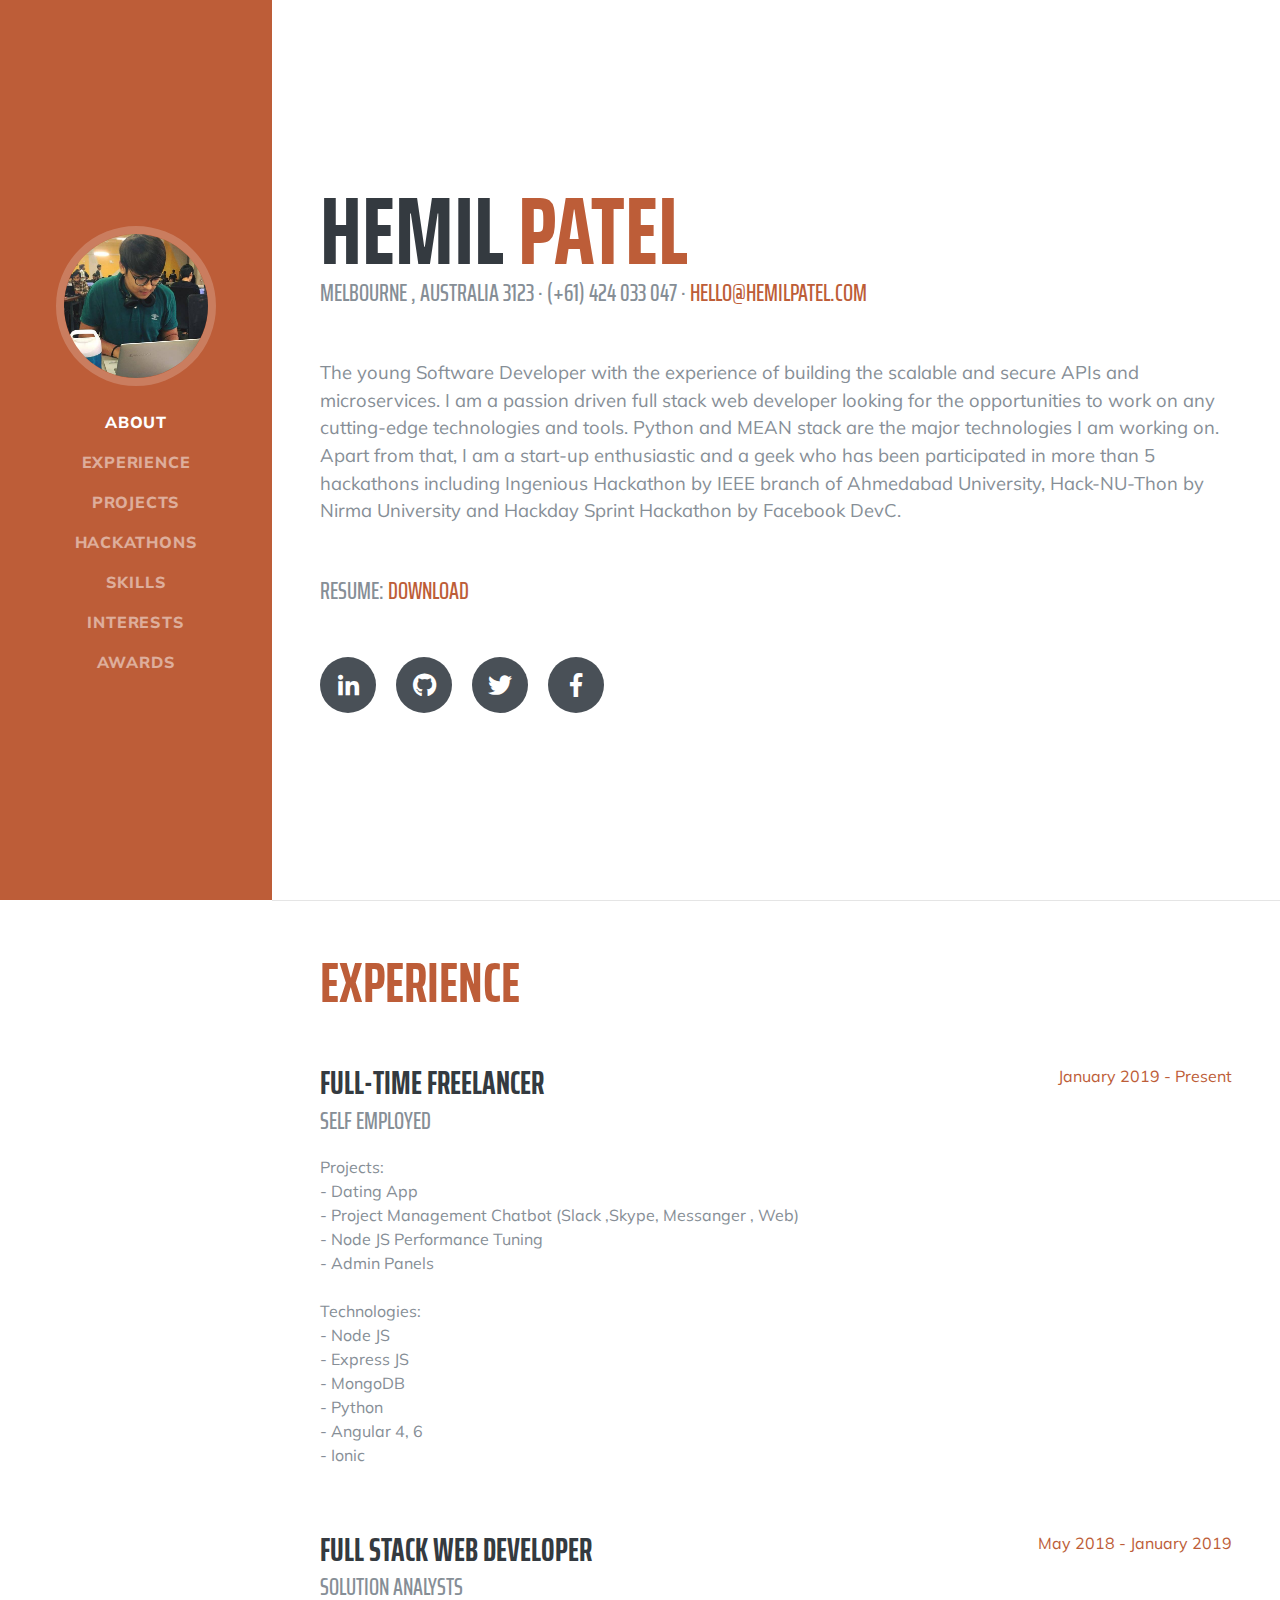
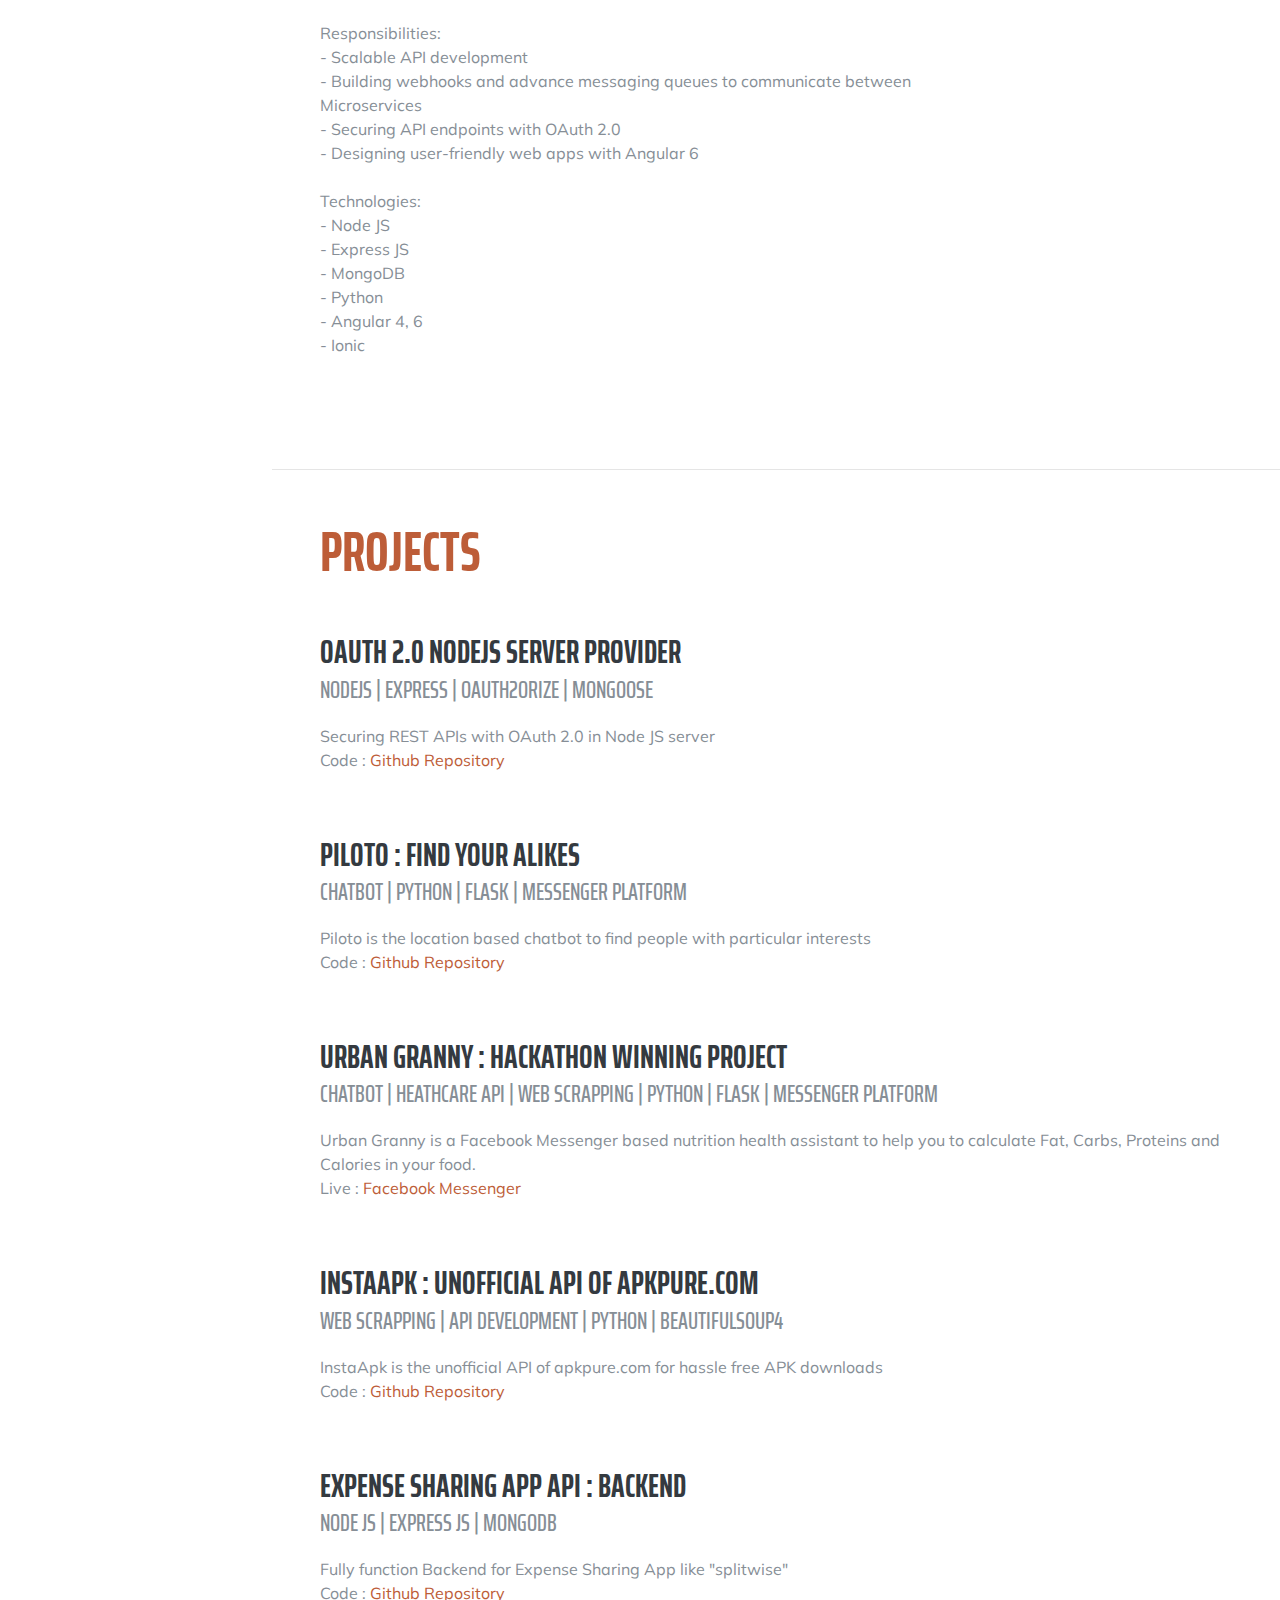
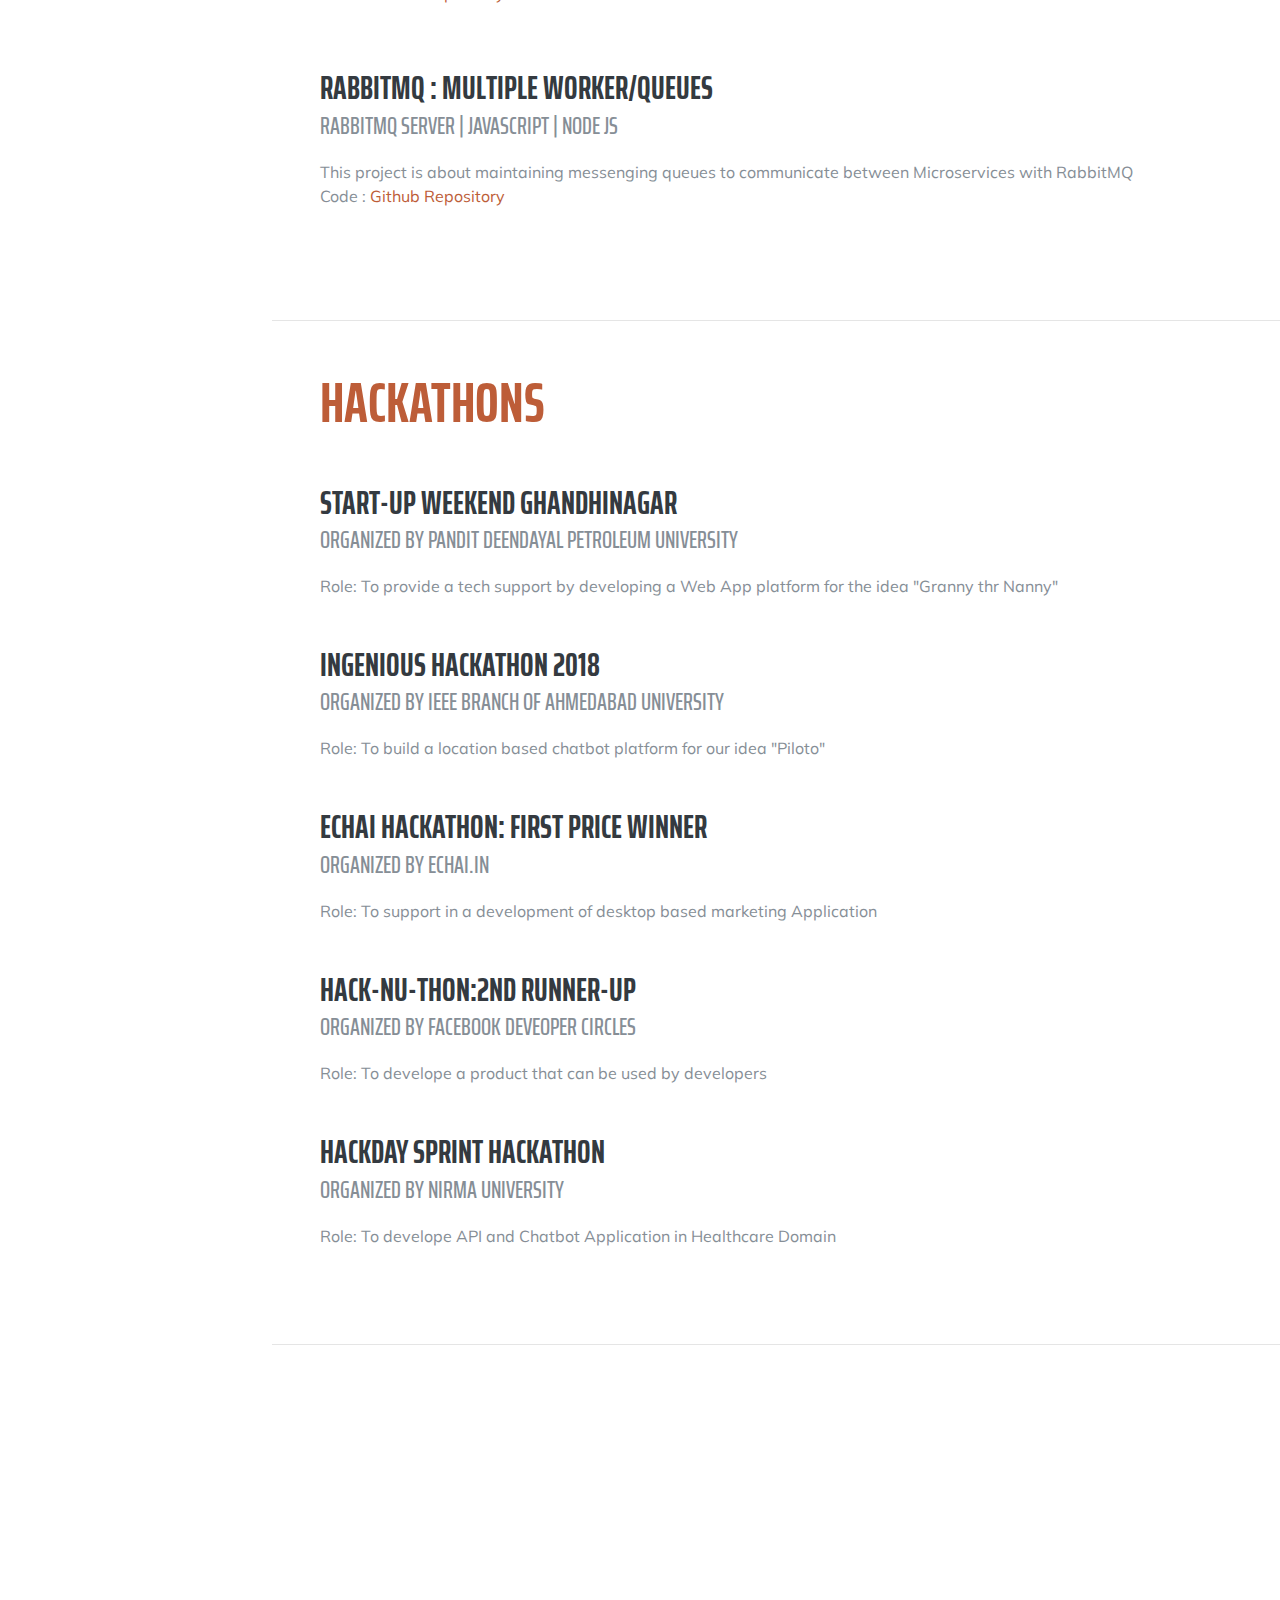
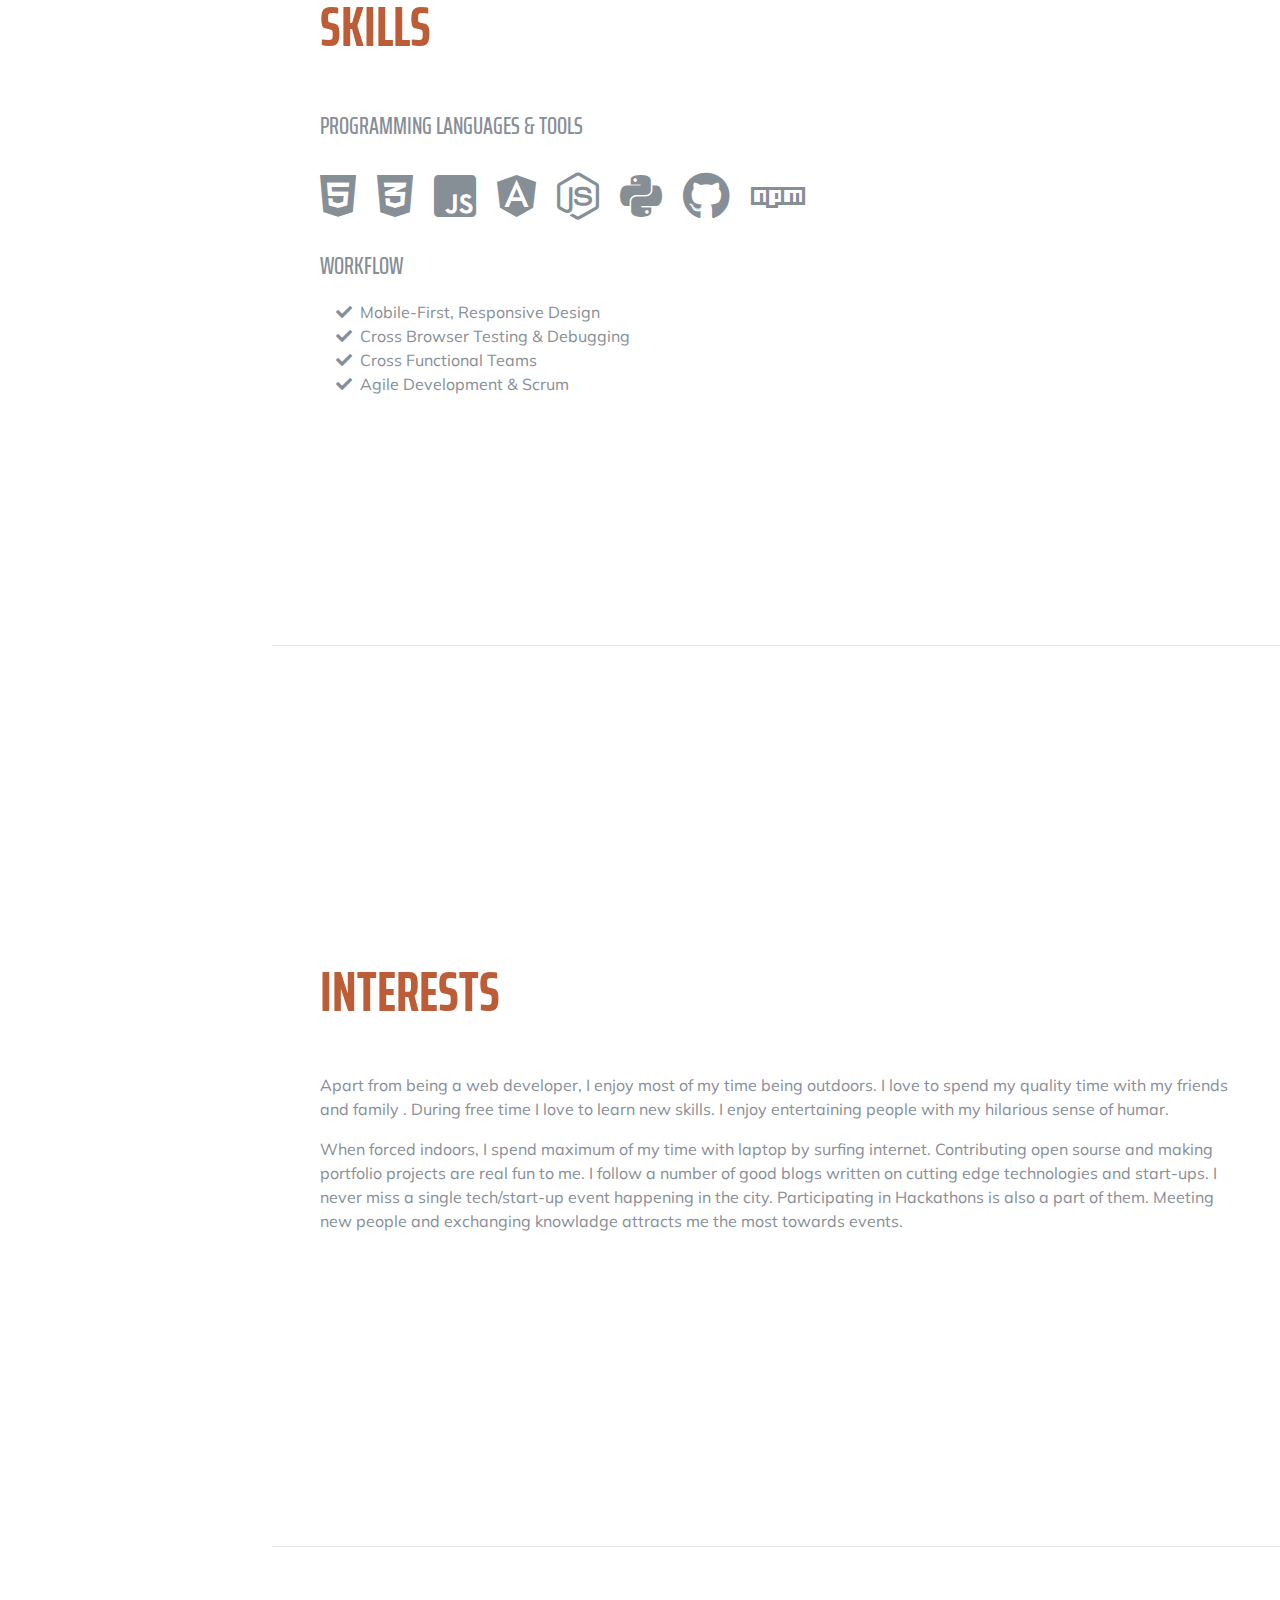
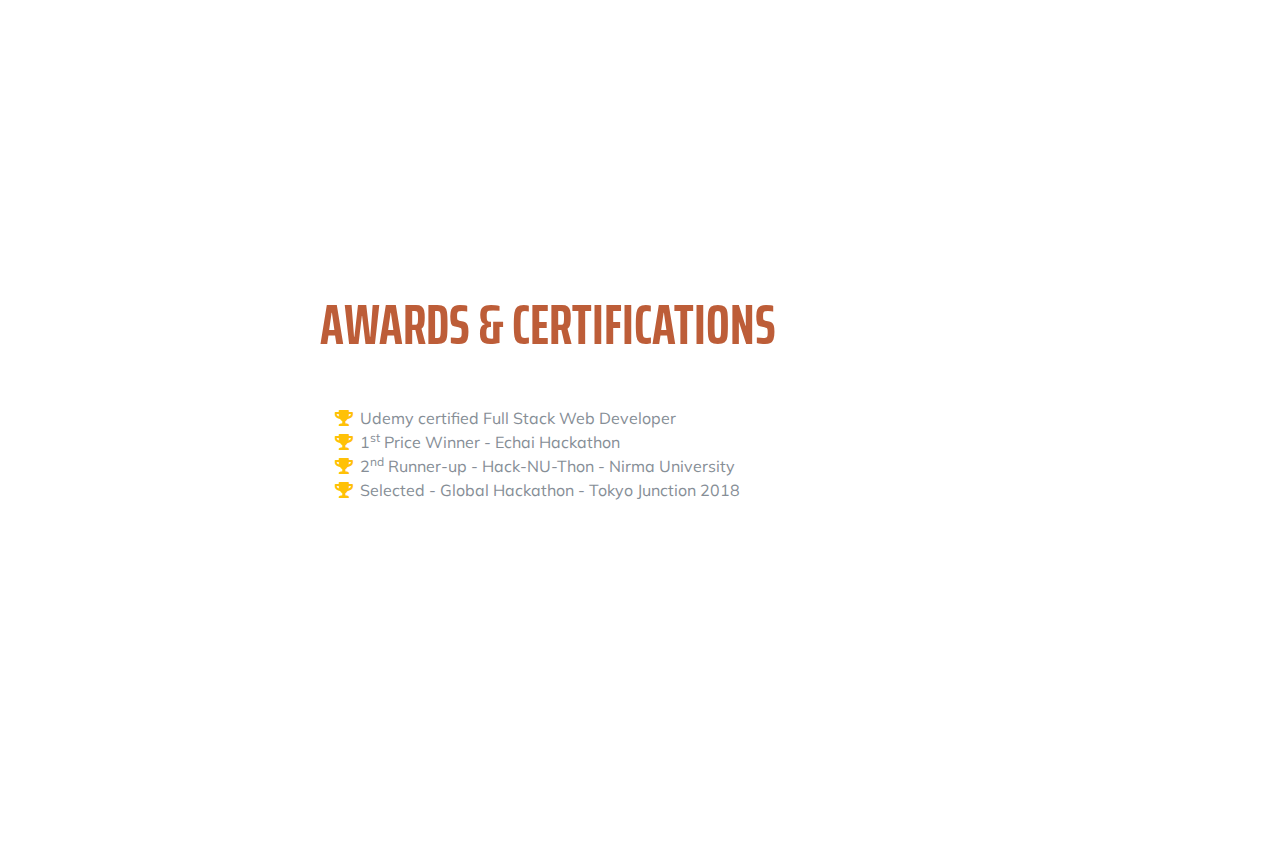
<file: index.html>
<!DOCTYPE html>
<html lang="en">

  <head>

    <meta charset="utf-8">
    <meta name="viewport" content="width=device-width, initial-scale=1, shrink-to-fit=no">
    <meta name="description" content="">
    <meta name="author" content="">

    <title>Hemil Patel</title>

    <!-- Bootstrap core CSS -->
    <link href="vendor/bootstrap/css/bootstrap.min.css" rel="stylesheet">

    <!-- Custom fonts for this template -->
    <link href="https://fonts.googleapis.com/css?family=Saira+Extra+Condensed:500,700" rel="stylesheet">
    <link href="https://fonts.googleapis.com/css?family=Muli:400,400i,800,800i" rel="stylesheet">
    <link href="vendor/fontawesome-free/css/all.min.css" rel="stylesheet">

    <!-- Custom styles for this template -->
    <link href="css/resume.min.css" rel="stylesheet">

  </head>

  <body id="page-top">

    <nav class="navbar navbar-expand-lg navbar-dark bg-primary fixed-top" id="sideNav">
      <a class="navbar-brand js-scroll-trigger" href="#page-top">
        <span class="d-block d-lg-none">Hemil Patel</span>
        <span class="d-none d-lg-block">
          <img class="img-fluid img-profile rounded-circle mx-auto mb-2" src="img/profile1.jpg" alt="">
        </span>
      </a>
      <button class="navbar-toggler" type="button" data-toggle="collapse" data-target="#navbarSupportedContent" aria-controls="navbarSupportedContent" aria-expanded="false" aria-label="Toggle navigation">
        <span class="navbar-toggler-icon"></span>
      </button>
      <div class="collapse navbar-collapse" id="navbarSupportedContent">
        <ul class="navbar-nav">
          <li class="nav-item">
            <a class="nav-link js-scroll-trigger" href="#about">About</a>
          </li>
          <li class="nav-item">
            <a class="nav-link js-scroll-trigger" href="#experience">Experience</a>
          </li>
          <li class="nav-item">
            <a class="nav-link js-scroll-trigger" href="#projects">Projects</a>
          </li>
          <li class="nav-item">
            <a class="nav-link js-scroll-trigger" href="#hackathons">Hackathons</a>
          </li>
          <li class="nav-item">
            <a class="nav-link js-scroll-trigger" href="#skills">Skills</a>
          </li>
          <li class="nav-item">
            <a class="nav-link js-scroll-trigger" href="#interests">Interests</a>
          </li>
          <li class="nav-item">
            <a class="nav-link js-scroll-trigger" href="#awards">Awards</a>
          </li>
        </ul>
      </div>
    </nav>

    <div class="container-fluid p-0">

      <section class="resume-section p-3 p-lg-5 d-flex d-column" id="about">
        <div class="my-auto">
          <h1 class="mb-0">Hemil
            <span class="text-primary">Patel</span>
          </h1>
          <div class="subheading mb-5">Melbourne , Australia 3123 · (+61) 424 033 047 ·
            <a href="mailto:hello@hemilpatel.com">hello@hemilpatel.com</a>
          </div>
          <p class="lead mb-5">The young Software Developer with the experience of building the scalable and secure APIs and microservices. I am a passion driven full stack web developer looking for the opportunities to work on any cutting-edge technologies and tools. Python and MEAN stack are the major technologies I am working on. Apart from that, I am a start-up enthusiastic and a geek who has been participated in more than 5 hackathons including Ingenious Hackathon by IEEE branch of Ahmedabad University, Hack-NU-Thon by Nirma University and Hackday Sprint Hackathon by Facebook DevC.</p>
          <div class="mb-5 subheading">
            <p>Resume: <a href="https://drive.google.com/file/d/1P1FElOvDcH8VEQu2eV_Uzg6ciS6b7BTp/view?usp=sharing">Download</a></p>
          </div>
          <div class="social-icons">
            <a href="https://www.linkedin.com/in/hemil96/">
              <i class="fab fa-linkedin-in"></i>
            </a>
            <a href="https://www.github.com/hemil96/">
              <i class="fab fa-github"></i>
            </a>
            <a href="https://www.twitter.com/Hemil_96/">
              <i class="fab fa-twitter"></i>
            </a>
            <a href="https://www.facebook.com/hemil3/">
              <i class="fab fa-facebook-f"></i>
            </a>
          </div>
        </div>
      </section>

      <hr class="m-0">

      <section class="resume-section p-3 p-lg-5 d-flex flex-column" id="experience">
        <div class="my-auto">
          <h2 class="mb-5 text-primary">Experience</h2>

          <div class="resume-item d-flex flex-column flex-md-row mb-5">
            <div class="resume-content mr-auto">
              <h3 class="mb-0">Full-time Freelancer</h3>
              <div class="subheading mb-3">Self Employed</div>
              <p>Projects:<br> 
                - Dating App<br> 
                - Project Management Chatbot (Slack ,Skype, Messanger , Web) <br> 
                - Node JS Performance Tuning<br>
                - Admin Panels <br><br> 
                
                Technologies: <br> 
                - Node JS<br> 
                - Express JS<br> 
                - MongoDB<br> 
                - Python <br> 
                - Angular 4, 6<br> 
                - Ionic</p>
            </div>
            <div class="resume-date text-md-right">
              <span class="text-primary">January 2019 - Present</span>
            </div>
          </div>

          <div class="resume-item d-flex flex-column flex-md-row mb-5">
            <div class="resume-content mr-auto">
              <h3 class="mb-0">Full Stack Web Developer</h3>
              <div class="subheading mb-3">Solution Analysts</div>
              <p>Responsibilities:<br> 
                - Scalable API development<br> 
                - Building webhooks and advance messaging queues to communicate between Microservices<br> 
                - Securing API endpoints with OAuth 2.0<br> 
                - Designing user-friendly web apps with Angular 6<br><br> 
                
                Technologies: <br> 
                - Node JS<br> 
                - Express JS<br> 
                - MongoDB<br> 
                - Python <br> 
                - Angular 4, 6<br> 
                - Ionic</p>
            </div>
            <div class="resume-date text-md-right">
              <span class="text-primary">May 2018 - January 2019</span>
            </div>
          </div>
        </div>
      </section>

      <hr class="m-0">
      <section class="resume-section p-3 p-lg-5 d-flex flex-column" id="projects">
        <div class="my-auto">
          <h2 class="mb-5 text-primary">Projects</h2>

          <div class="resume-item d-flex flex-column flex-md-row mb-5">
            <div class="resume-content mr-auto">
              <h3 class="mb-0">OAuth 2.0 NodeJS Server Provider</h3>
              <div class="subheading mb-3">NodeJS | Express | oauth2orize | Mongoose</div>
              <div> Securing REST APIs with OAuth 2.0 in Node JS server</div>
              <p>Code : <a href="https://github.com/Hemil96/OAuth2-NodeJs">Github Repository</a></p>
            </div>
            
          </div>

          <div class="resume-item d-flex flex-column flex-md-row mb-5">
            <div class="resume-content mr-auto">
              <h3 class="mb-0">Piloto : Find your alikes</h3>
              <div class="subheading mb-3">Chatbot | Python | Flask | Messenger Platform</div>
              <div> Piloto is the location based chatbot to find people with particular interests </div>
              <p>Code : <a href="https://github.com/Hemil96/IngeniousHackathon_dotPy">Github Repository</a></p>
            </div>
            
          </div>

          <div class="resume-item d-flex flex-column flex-md-row mb-5">
            <div class="resume-content mr-auto">
              <h3 class="mb-0">Urban Granny : Hackathon Winning Project</h3>
              <div class="subheading mb-3">Chatbot | Heathcare API | Web Scrapping | Python | Flask | Messenger Platform</div>
              <div> Urban Granny is a Facebook Messenger based nutrition health assistant to help you to calculate Fat, Carbs, Proteins and Calories in your food.  </div>
              <p>Live : <a href="m.me/urbangrannybot">Facebook Messenger</a></p>
            </div>
            
          </div>

          <div class="resume-item d-flex flex-column flex-md-row mb-5">
            <div class="resume-content mr-auto">
              <h3 class="mb-0"> InstaAPK : Unofficial API of apkpure.com </h3>
              <div class="subheading mb-3">Web Scrapping | API Development | Python | BeautifulSoup4 </div>
              <div> InstaApk is the unofficial API of apkpure.com for hassle free APK downloads</div>
              <p>Code : <a href="https://github.com/Hemil96/InstaAPK"> Github Repository</a></p>
            </div>
            
          </div>

          <div class="resume-item d-flex flex-column flex-md-row mb-5">
            <div class="resume-content mr-auto">
              <h3 class="mb-0"> Expense Sharing App API : Backend </h3>
              <div class="subheading mb-3">Node JS | Express JS | MongoDB </div>
              <div> Fully function Backend for Expense Sharing App like "splitwise"</div>
              <p>Code : <a href="https://github.com/Hemil96/expense-sharing-app-backend"> Github Repository</a></p>
            </div>
            
          </div>

          <div class="resume-item d-flex flex-column flex-md-row mb-5">
            <div class="resume-content mr-auto">
              <h3 class="mb-0"> RabbitMQ : Multiple worker/queues </h3>
              <div class="subheading mb-3">RabbitMQ Server | JavaScript | Node JS </div>
              <div> This project is about maintaining messenging queues to communicate between Microservices with RabbitMQ</div>
              <p>Code : <a href="https://github.com/Hemil96/rabbitmq-multiple-queues"> Github Repository</a></p>
            </div>
            
          </div>

        </div>
      </section>

      <hr class="m-0">

      <section class="resume-section p-3 p-lg-5 d-flex flex-column" id="hackathons">
        <div class="my-auto">
          <h2 class="mb-5 text-primary">Hackathons</h2>

          <div class="resume-item d-flex flex-column flex-md-row mb-5">
            <div class="resume-content mr-auto">
              <h3 class="mb-0">Start-up weekend Ghandhinagar</h3>
              <div class="subheading mb-3"> Organized by Pandit Deendayal Petroleum University</div>
              <div>Role: To provide a tech support by developing a Web App platform for the idea "Granny thr Nanny" </div>
            </div>
            
          </div>

          <div class="resume-item d-flex flex-column flex-md-row mb-5">
            <div class="resume-content mr-auto">
              <h3 class="mb-0">Ingenious Hackathon 2018</h3>
              <div class="subheading mb-3"> Organized by IEEE branch of Ahmedabad University</div>
              <div>Role: To build a location based chatbot platform for our idea "Piloto" </div>
            </div>
            
          </div>

          <div class="resume-item d-flex flex-column flex-md-row mb-5">
            <div class="resume-content mr-auto">
              <h3 class="mb-0">Echai Hackathon: First Price Winner</h3>
              <div class="subheading mb-3"> Organized by Echai.in </div>
              <div>Role: To support in a development of desktop based marketing Application</div>
            </div>
            
          </div>

          <div class="resume-item d-flex flex-column flex-md-row mb-5">
            <div class="resume-content mr-auto">
              <h3 class="mb-0">Hack-NU-Thon:2nd runner-up</h3>
              <div class="subheading mb-3"> Organized by Facebook Deveoper Circles </div>
              <div>Role: To develope a product that can be used by developers</div>
            </div>
            
          </div>

          <div class="resume-item d-flex flex-column flex-md-row mb-5">
            <div class="resume-content mr-auto">
              <h3 class="mb-0">Hackday Sprint Hackathon</h3>
              <div class="subheading mb-3"> Organized by Nirma University </div>
              <div>Role: To develope API and Chatbot Application in Healthcare Domain</div>
            </div>
            
          </div>

          

        </div>
      </section>

      <hr class="m-0">

      <section class="resume-section p-3 p-lg-5 d-flex flex-column" id="skills">
        <div class="my-auto">
          <h2 class="mb-5 text-primary">Skills</h2>

          <div class="subheading mb-3">Programming Languages &amp; Tools</div>
          <ul class="list-inline dev-icons">
            <li class="list-inline-item">
              <i class="fab fa-html5"></i>
            </li>
            <li class="list-inline-item">
              <i class="fab fa-css3-alt"></i>
            </li>
            <li class="list-inline-item">
              <i class="fab fa-js-square"></i>
            </li>
            <li class="list-inline-item">
              <i class="fab fa-angular"></i>
            </li>
            <li class="list-inline-item">
              <i class="fab fa-node-js"></i>
            </li>
            <li class="list-inline-item">
              <i class="fab fa-python"></i>
            </li>
            <li class="list-inline-item">
              <i class="fab fa-github"></i>
            </li>
            <li class="list-inline-item">
              <i class="fab fa-npm"></i>
            </li>
          </ul>

          <div class="subheading mb-3">Workflow</div>
          <ul class="fa-ul mb-0">
            <li>
              <i class="fa-li fa fa-check"></i>
              Mobile-First, Responsive Design</li>
            <li>
              <i class="fa-li fa fa-check"></i>
              Cross Browser Testing &amp; Debugging</li>
            <li>
              <i class="fa-li fa fa-check"></i>
              Cross Functional Teams</li>
            <li>
              <i class="fa-li fa fa-check"></i>
              Agile Development &amp; Scrum</li>
          </ul>
        </div>
      </section>

      <hr class="m-0">

      <section class="resume-section p-3 p-lg-5 d-flex flex-column" id="interests">
        <div class="my-auto">
          <h2 class="mb-5 text-primary">Interests</h2>
          <p>Apart from being a web developer, I enjoy most of my time being outdoors. I love to spend my quality time with my friends and family . During free time I love to learn new skills. I enjoy entertaining people with my hilarious sense of humar.</p>
          <p class="mb-0">When forced indoors, I spend maximum of my time with laptop by surfing internet. Contributing open sourse and making portfolio projects are real fun to me. I follow a number of good blogs written on cutting edge technologies and start-ups. I never miss a single tech/start-up event happening in the city. Participating in Hackathons is also a part of them. Meeting new people and exchanging knowladge attracts me the most towards events.</p>
        </div>
      </section>

      <hr class="m-0">

      <section class="resume-section p-3 p-lg-5 d-flex flex-column" id="awards">
        <div class="my-auto">
          <h2 class="mb-5 text-primary">Awards &amp; Certifications</h2>
          <ul class="fa-ul mb-0">
            <li>
              <i class="fa-li fa fa-trophy text-warning"></i>
              Udemy certified Full Stack Web Developer</li>
            <li>
              <i class="fa-li fa fa-trophy text-warning"></i>
              1<sup>st</sup> Price Winner - Echai Hackathon</li>
            <li>
              <i class="fa-li fa fa-trophy text-warning"></i>
              2<sup>nd</sup>
              Runner-up - Hack-NU-Thon - Nirma University</li>
            <li>
              <i class="fa-li fa fa-trophy text-warning"></i>
              Selected - Global Hackathon  - Tokyo Junction 2018</li>
          </ul>
        </div>
      </section>

    </div>

    <!-- Bootstrap core JavaScript -->
    <script src="vendor/jquery/jquery.min.js"></script>
    <script src="vendor/bootstrap/js/bootstrap.bundle.min.js"></script>

    <!-- Plugin JavaScript -->
    <script src="vendor/jquery-easing/jquery.easing.min.js"></script>

    <!-- Custom scripts for this template -->
    <script src="js/resume.min.js"></script>

  </body>

</html>
</file>
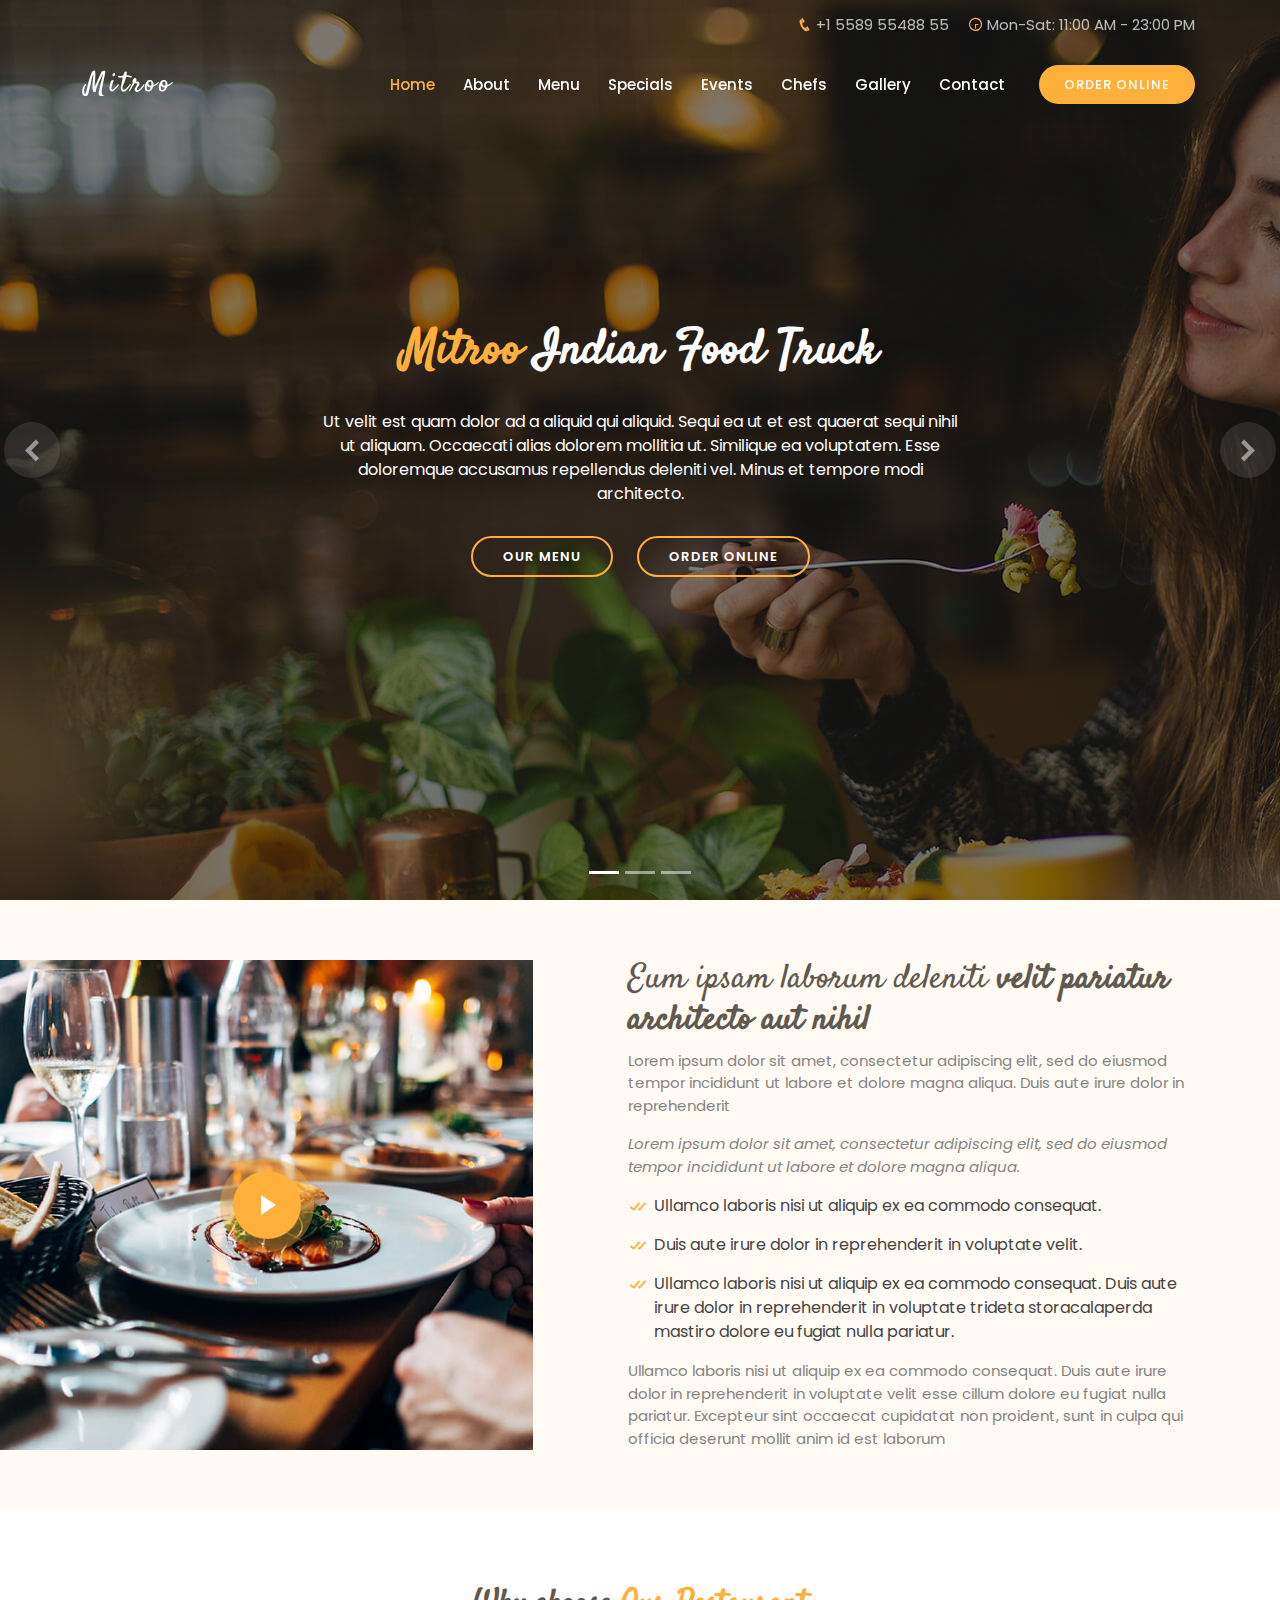
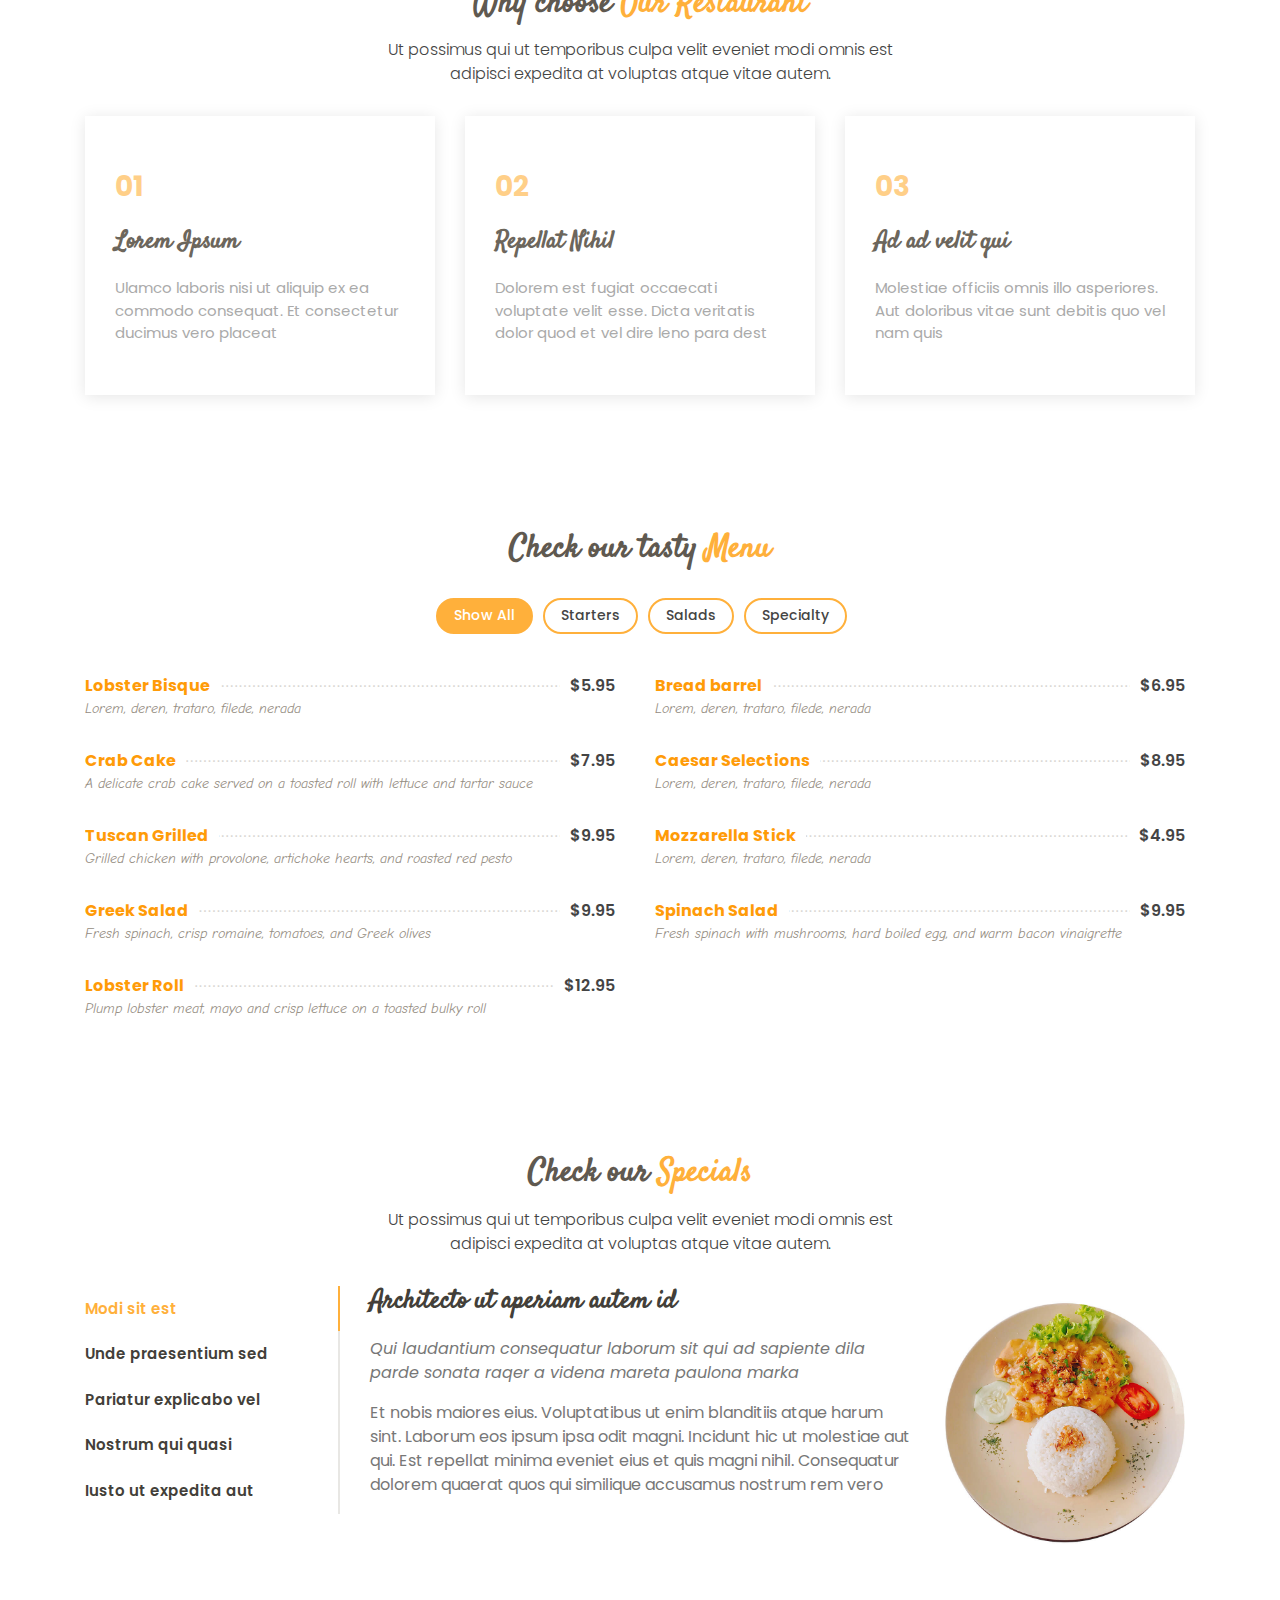
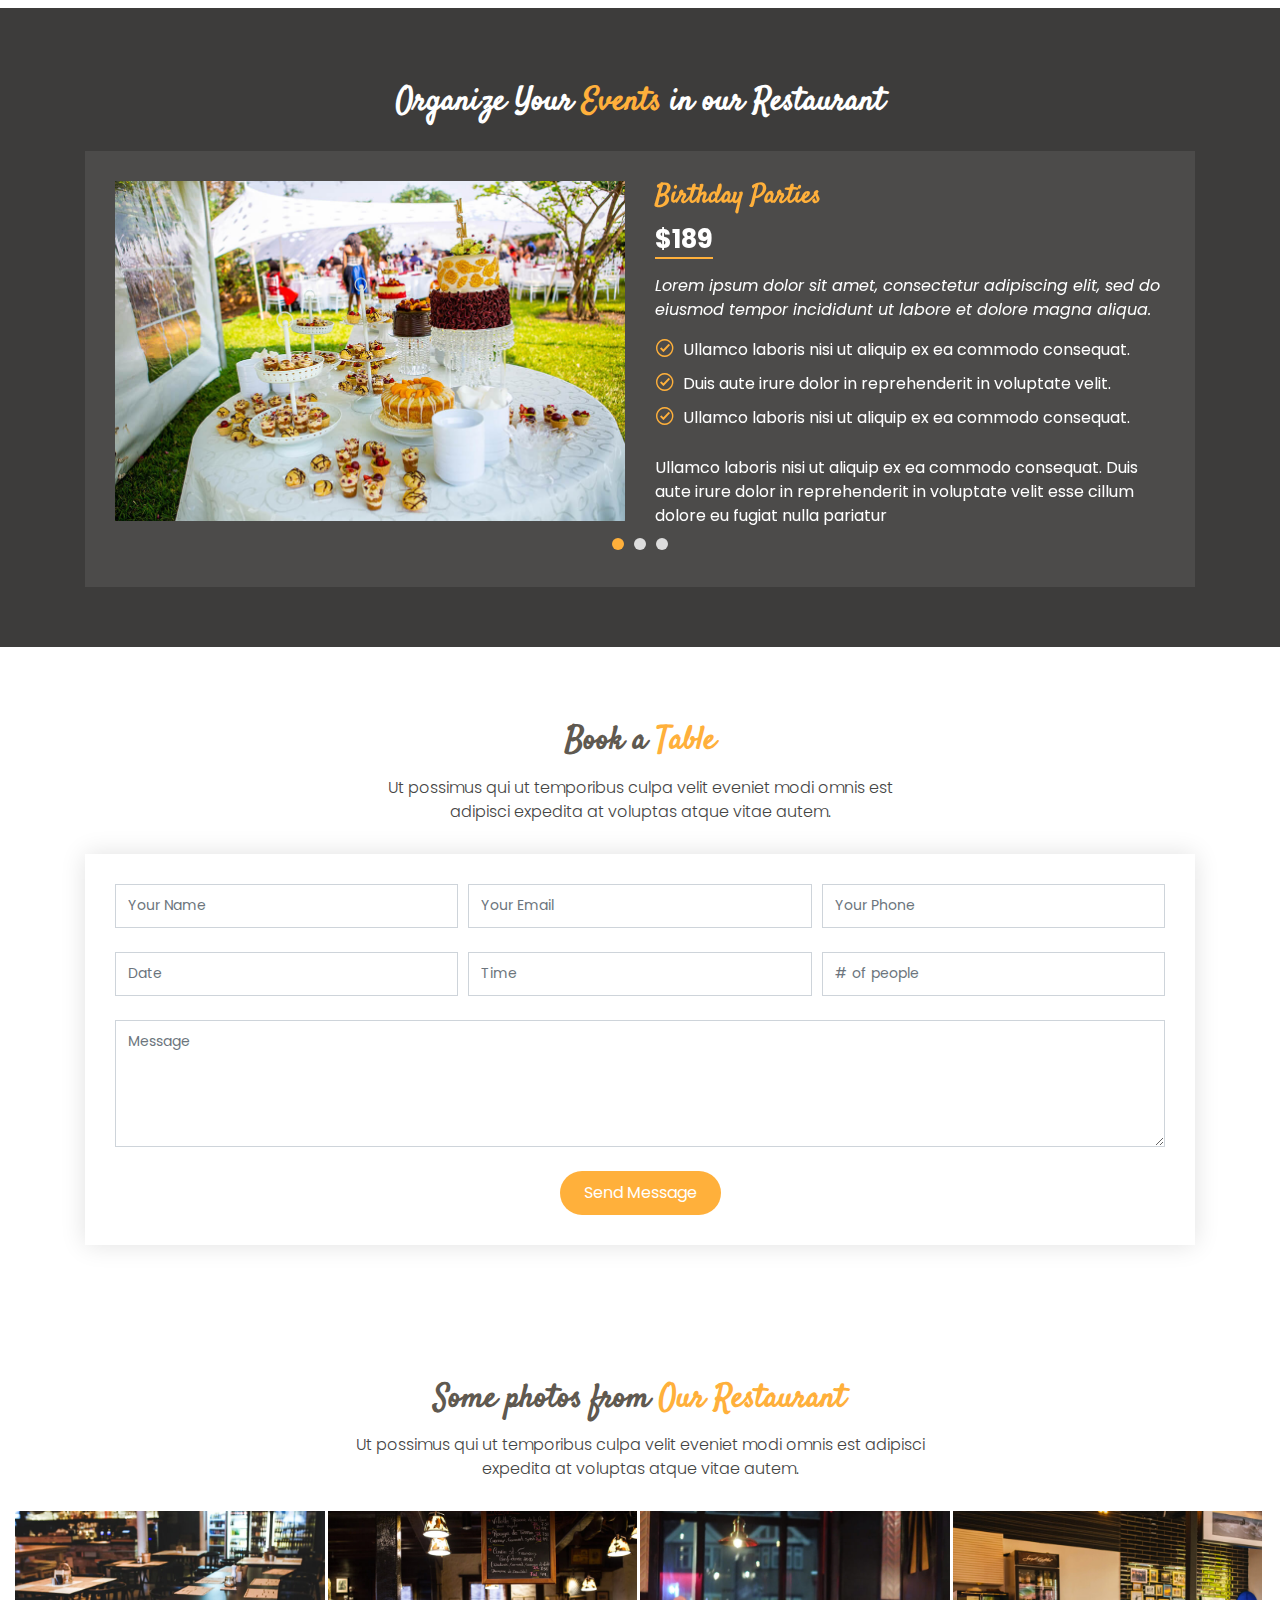
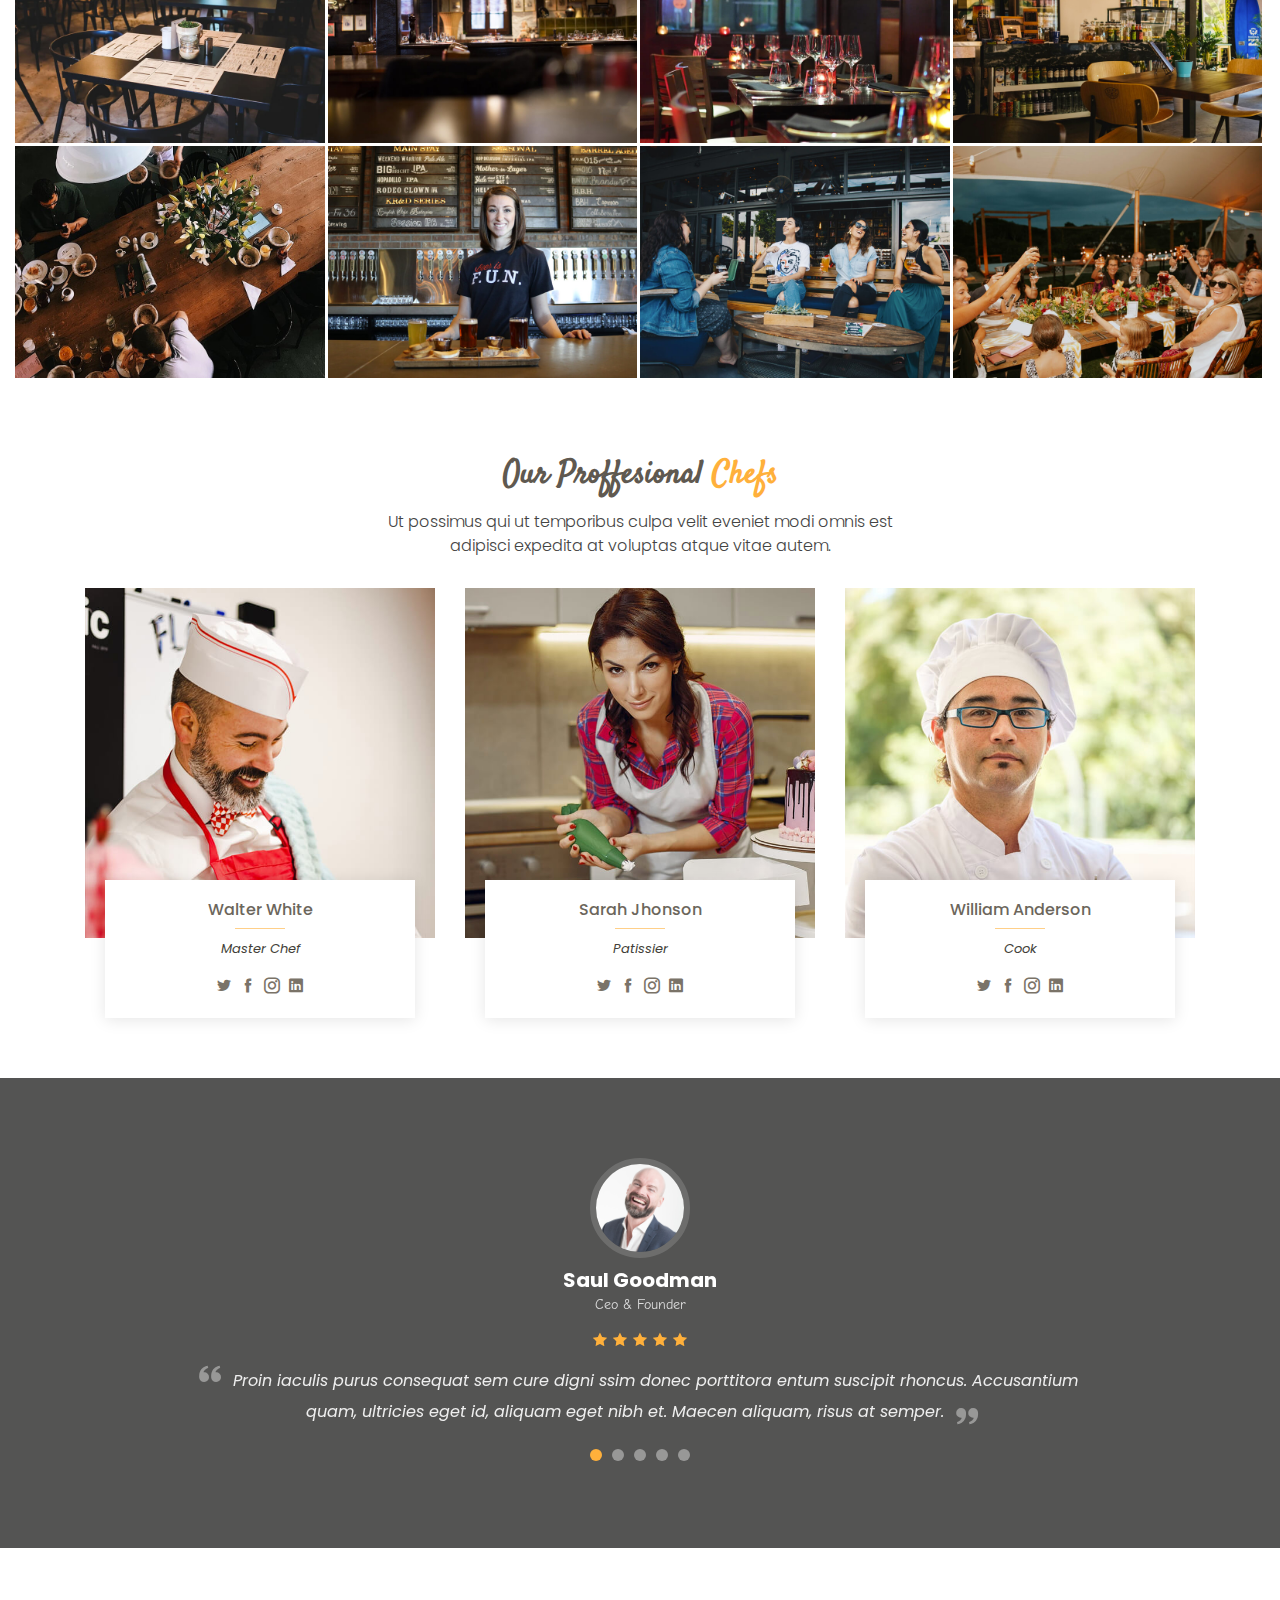
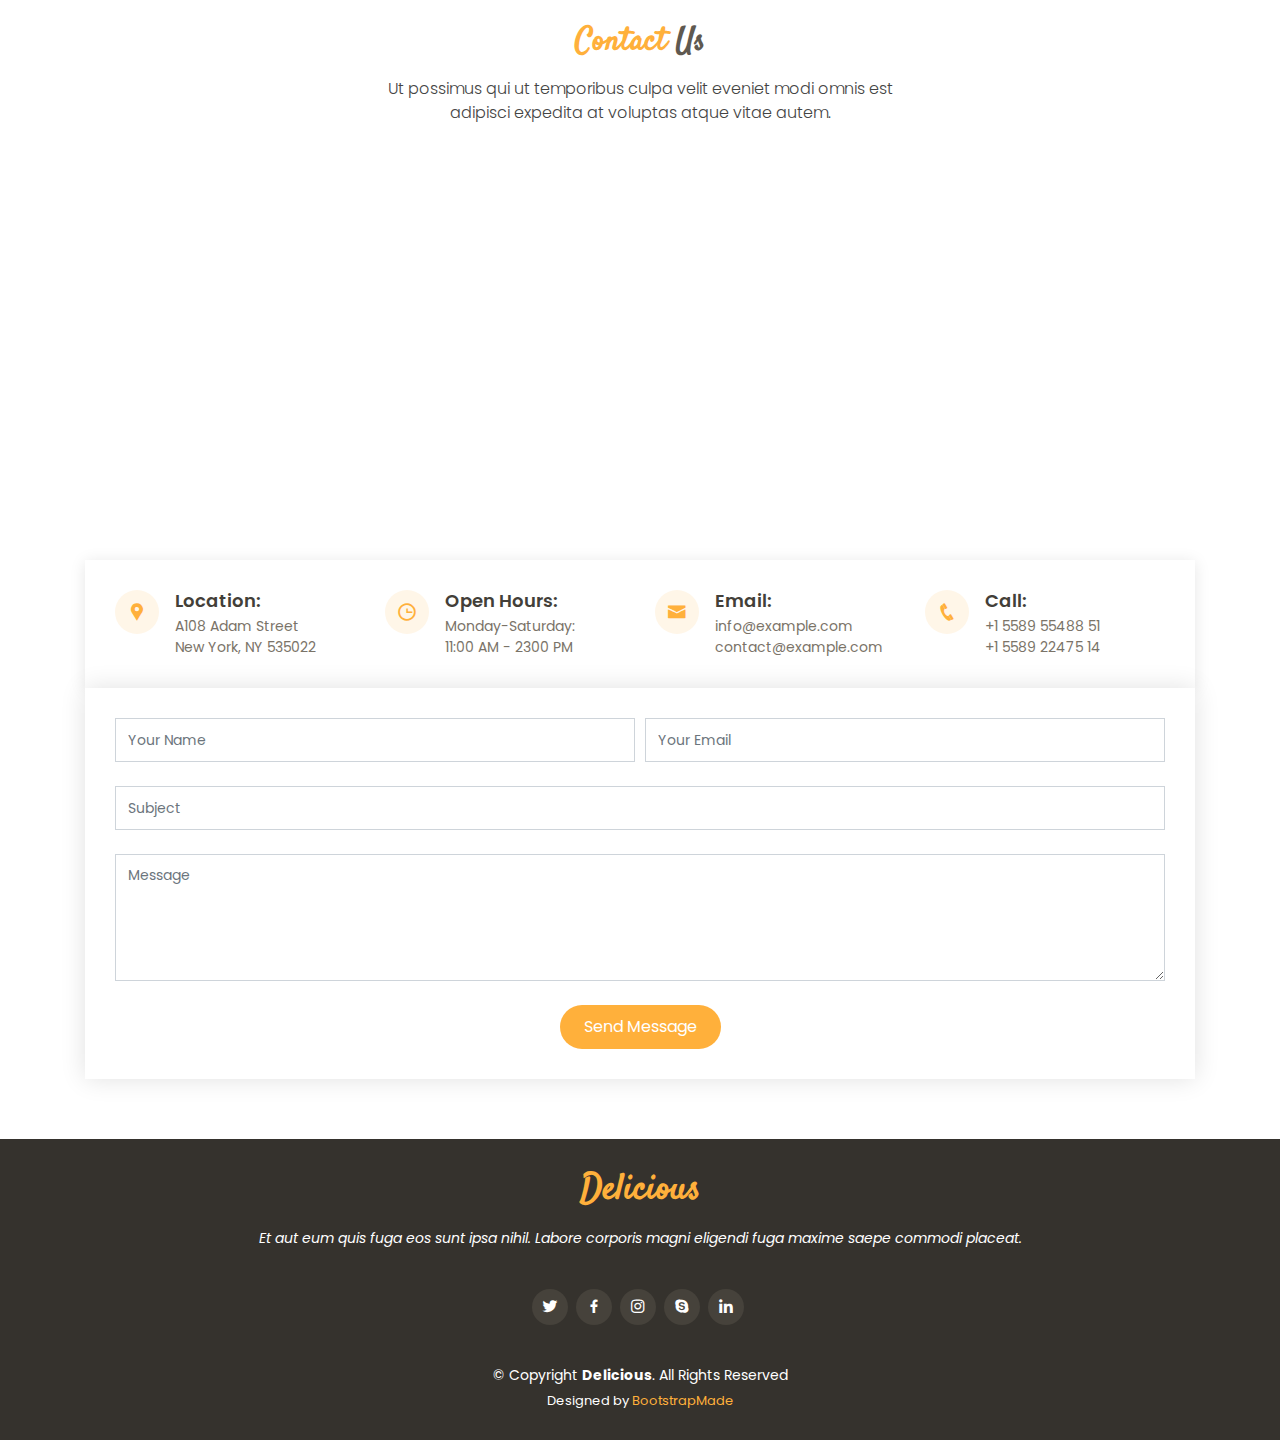
<file: mitroo/index.html>
<!DOCTYPE html>
<html lang="en">

<head>
  <meta charset="utf-8">
  <meta content="width=device-width, initial-scale=1.0" name="viewport">

  <title>Mitroo: Indian Food Truck</title>
  <meta content="" name="descriptison">
  <meta content="" name="keywords">

  <!-- Favicons -->
  <link href="assets/img/favicon.png" rel="icon">
  <link href="assets/img/apple-touch-icon.png" rel="apple-touch-icon">

  <!-- Google Fonts -->
  <link href="https://fonts.googleapis.com/css?family=Poppins:300,300i,400,400i,600,600i,700,700i|Satisfy|Comic+Neue:300,300i,400,400i,700,700i" rel="stylesheet">

  <!-- Vendor CSS Files -->
  <link href="assets/vendor/bootstrap/css/bootstrap.min.css" rel="stylesheet">
  <link href="assets/vendor/icofont/icofont.min.css" rel="stylesheet">
  <link href="assets/vendor/boxicons/css/boxicons.min.css" rel="stylesheet">
  <link href="assets/vendor/animate.css/animate.min.css" rel="stylesheet">
  <link href="assets/vendor/venobox/venobox.css" rel="stylesheet">
  <link href="assets/vendor/owl.carousel/assets/owl.carousel.min.css" rel="stylesheet">

  <!-- Template Main CSS File -->
  <link href="assets/css/style.css" rel="stylesheet">

  <!-- =======================================================
  * Template Name: Delicious - v2.0.0
  * Template URL: https://bootstrapmade.com/delicious-free-restaurant-bootstrap-theme/
  * Author: BootstrapMade.com
  * License: https://bootstrapmade.com/license/
  ======================================================== -->
</head>

<body>

  <!-- ======= Top Bar ======= -->
  <section id="topbar" class="d-none d-lg-flex align-items-center fixed-top">
    <div class="container text-right">
      <i class="icofont-phone"></i> +1 5589 55488 55
      <i class="icofont-clock-time icofont-rotate-180"></i> Mon-Sat: 11:00 AM - 23:00 PM
    </div>
  </section>

  <!-- ======= Header ======= -->
  <header id="header" class="fixed-top d-flex align-items-center">
    <div class="container d-flex align-items-center">

      <div class="logo mr-auto">
        <h1 class="text-light"><a href="index.html"><span>Mitroo</span></a></h1>
        <!-- Uncomment below if you prefer to use an image logo -->
        <!-- <a href="index.html"><img src="assets/img/logo.png" alt="" class="img-fluid"></a>-->
      </div>

      <nav class="nav-menu d-none d-lg-block">
        <ul>
          <li class="active"><a href="ondex.html">Home</a></li>
          <li><a href="#about">About</a></li>
          <li><a href="#menu">Menu</a></li>
          <li><a href="#specials">Specials</a></li>
          <li><a href="#events">Events</a></li>
          <li><a href="#chefs">Chefs</a></li>
          <li><a href="#gallery">Gallery</a></li>
          <li><a href="#contact">Contact</a></li>

          <li class="book-a-table text-center"><a href="https://www.ubereats.com/au/melbourne/food-delivery/mitroo-indian-food-truck/ttOELfS-SdajqmxmHZAijA">Order online</a></li>
        </ul>
      </nav><!-- .nav-menu -->

    </div>
  </header><!-- End Header -->

  <!-- ======= Hero Section ======= -->
  <section id="hero">
    <div class="hero-container">
      <div id="heroCarousel" class="carousel slide carousel-fade" data-ride="carousel">

        <ol class="carousel-indicators" id="hero-carousel-indicators"></ol>

        <div class="carousel-inner" role="listbox">

          <!-- Slide 1 -->
          <div class="carousel-item active" style="background: url(assets/img/slide/slide-1.jpg);">
            <div class="carousel-container">
              <div class="carousel-content">
                <h2 class="animated fadeInDown"><span>Mitroo</span> Indian Food Truck</h2>
                <p class="animated fadeInUp">Ut velit est quam dolor ad a aliquid qui aliquid. Sequi ea ut et est quaerat sequi nihil ut aliquam. Occaecati alias dolorem mollitia ut. Similique ea voluptatem. Esse doloremque accusamus repellendus deleniti vel. Minus et tempore modi architecto.</p>
                <div>
                  <a href="#menu" class="btn-menu animated fadeIn">Our Menu</a>
                  <a href="https://www.ubereats.com/au/melbourne/food-delivery/mitroo-indian-food-truck/ttOELfS-SdajqmxmHZAijA" class="btn-book animated fadeIn">Order Online</a>
                </div>
              </div>
            </div>
          </div>

          <!-- Slide 2 -->
          <div class="carousel-item" style="background: url(assets/img/slide/slide-2.jpg);">
            <div class="carousel-container">
              <div class="carousel-content">
                <h2 class="animated fadeInDown">Lorem Ipsum Dolor</h2>
                <p class="animated fadeInUp">Ut velit est quam dolor ad a aliquid qui aliquid. Sequi ea ut et est quaerat sequi nihil ut aliquam. Occaecati alias dolorem mollitia ut. Similique ea voluptatem. Esse doloremque accusamus repellendus deleniti vel. Minus et tempore modi architecto.</p>
                <div>
                  <a href="#menu" class="btn-menu animated fadeIn">Our Menu</a>
                  <a href="https://www.ubereats.com/au/melbourne/food-delivery/mitroo-indian-food-truck/ttOELfS-SdajqmxmHZAijA" class="btn-book animated fadeIn">Order Online</a>
                  
                </div>
              </div>
            </div>
          </div>

          <!-- Slide 3 -->
          <div class="carousel-item" style="background: url(assets/img/slide/slide-3.jpg);">
            <div class="carousel-background"><img src="assets/img/slide/slide-3.jpg" alt=""></div>
            <div class="carousel-container">
              <div class="carousel-content">
                <h2 class="animated fadeInDown">Sequi ea ut et est quaerat</h2>
                <p class="animated fadeInUp">Ut velit est quam dolor ad a aliquid qui aliquid. Sequi ea ut et est quaerat sequi nihil ut aliquam. Occaecati alias dolorem mollitia ut. Similique ea voluptatem. Esse doloremque accusamus repellendus deleniti vel. Minus et tempore modi architecto.</p>
                <div>
                  <a href="#menu" class="btn-menu animated fadeIn">Our Menu</a>
                  <a href="https://www.ubereats.com/au/melbourne/food-delivery/mitroo-indian-food-truck/ttOELfS-SdajqmxmHZAijA" class="btn-book animated fadeIn">Order Online</a>
                  
                </div>
              </div>
            </div>
          </div>

        </div>

        <a class="carousel-control-prev" href="#heroCarousel" role="button" data-slide="prev">
          <span class="carousel-control-prev-icon icofont-simple-left" aria-hidden="true"></span>
          <span class="sr-only">Previous</span>
        </a>

        <a class="carousel-control-next" href="#heroCarousel" role="button" data-slide="next">
          <span class="carousel-control-next-icon icofont-simple-right" aria-hidden="true"></span>
          <span class="sr-only">Next</span>
        </a>

      </div>
    </div>
  </section><!-- End Hero -->

  <main id="main">

    <!-- ======= About Section ======= -->
    <section id="about" class="about">
      <div class="container-fluid">

        <div class="row">

          <div class="col-lg-5 align-items-stretch video-box" style='background-image: url("assets/img/about.jpg");'>
            <a href="https://www.youtube.com/watch?v=jDDaplaOz7Q" class="venobox play-btn mb-4" data-vbtype="video" data-autoplay="true"></a>
          </div>

          <div class="col-lg-7 d-flex flex-column justify-content-center align-items-stretch">

            <div class="content">
              <h3>Eum ipsam laborum deleniti <strong>velit pariatur architecto aut nihil</strong></h3>
              <p>
                Lorem ipsum dolor sit amet, consectetur adipiscing elit, sed do eiusmod tempor incididunt ut labore et dolore magna aliqua. Duis aute irure dolor in reprehenderit
              </p>
              <p class="font-italic">
                Lorem ipsum dolor sit amet, consectetur adipiscing elit, sed do eiusmod tempor incididunt ut labore et dolore
                magna aliqua.
              </p>
              <ul>
                <li><i class="bx bx-check-double"></i> Ullamco laboris nisi ut aliquip ex ea commodo consequat.</li>
                <li><i class="bx bx-check-double"></i> Duis aute irure dolor in reprehenderit in voluptate velit.</li>
                <li><i class="bx bx-check-double"></i> Ullamco laboris nisi ut aliquip ex ea commodo consequat. Duis aute irure dolor in reprehenderit in voluptate trideta storacalaperda mastiro dolore eu fugiat nulla pariatur.</li>
              </ul>
              <p>
                Ullamco laboris nisi ut aliquip ex ea commodo consequat. Duis aute irure dolor in reprehenderit in voluptate
                velit esse cillum dolore eu fugiat nulla pariatur. Excepteur sint occaecat cupidatat non proident, sunt in
                culpa qui officia deserunt mollit anim id est laborum
              </p>
            </div>

          </div>

        </div>

      </div>
    </section><!-- End About Section -->

    <!-- ======= Whu Us Section ======= -->
    <section id="why-us" class="why-us">
      <div class="container">

        <div class="section-title">
          <h2>Why choose <span>Our Restaurant</span></h2>
          <p>Ut possimus qui ut temporibus culpa velit eveniet modi omnis est adipisci expedita at voluptas atque vitae autem.</p>
        </div>

        <div class="row">

          <div class="col-lg-4">
            <div class="box">
              <span>01</span>
              <h4>Lorem Ipsum</h4>
              <p>Ulamco laboris nisi ut aliquip ex ea commodo consequat. Et consectetur ducimus vero placeat</p>
            </div>
          </div>

          <div class="col-lg-4 mt-4 mt-lg-0">
            <div class="box">
              <span>02</span>
              <h4>Repellat Nihil</h4>
              <p>Dolorem est fugiat occaecati voluptate velit esse. Dicta veritatis dolor quod et vel dire leno para dest</p>
            </div>
          </div>

          <div class="col-lg-4 mt-4 mt-lg-0">
            <div class="box">
              <span>03</span>
              <h4> Ad ad velit qui</h4>
              <p>Molestiae officiis omnis illo asperiores. Aut doloribus vitae sunt debitis quo vel nam quis</p>
            </div>
          </div>

        </div>

      </div>
    </section><!-- End Whu Us Section -->

    <!-- ======= Menu Section ======= -->
    <section id="menu" class="menu">
      <div class="container">

        <div class="section-title">
          <h2>Check our tasty <span>Menu</span></h2>
        </div>

        <div class="row">
          <div class="col-lg-12 d-flex justify-content-center">
            <ul id="menu-flters">
              <li data-filter="*" class="filter-active">Show All</li>
              <li data-filter=".filter-starters">Starters</li>
              <li data-filter=".filter-salads">Salads</li>
              <li data-filter=".filter-specialty">Specialty</li>
            </ul>
          </div>
        </div>

        <div class="row menu-container">

          <div class="col-lg-6 menu-item filter-starters">
            <div class="menu-content">
              <a href="#">Lobster Bisque</a><span>$5.95</span>
            </div>
            <div class="menu-ingredients">
              Lorem, deren, trataro, filede, nerada
            </div>
          </div>

          <div class="col-lg-6 menu-item filter-specialty">
            <div class="menu-content">
              <a href="#">Bread barrel</a><span>$6.95</span>
            </div>
            <div class="menu-ingredients">
              Lorem, deren, trataro, filede, nerada
            </div>
          </div>

          <div class="col-lg-6 menu-item filter-starters">
            <div class="menu-content">
              <a href="#">Crab Cake</a><span>$7.95</span>
            </div>
            <div class="menu-ingredients">
              A delicate crab cake served on a toasted roll with lettuce and tartar sauce
            </div>
          </div>

          <div class="col-lg-6 menu-item filter-salads">
            <div class="menu-content">
              <a href="#">Caesar Selections</a><span>$8.95</span>
            </div>
            <div class="menu-ingredients">
              Lorem, deren, trataro, filede, nerada
            </div>
          </div>

          <div class="col-lg-6 menu-item filter-specialty">
            <div class="menu-content">
              <a href="#">Tuscan Grilled</a><span>$9.95</span>
            </div>
            <div class="menu-ingredients">
              Grilled chicken with provolone, artichoke hearts, and roasted red pesto
            </div>
          </div>

          <div class="col-lg-6 menu-item filter-starters">
            <div class="menu-content">
              <a href="#">Mozzarella Stick</a><span>$4.95</span>
            </div>
            <div class="menu-ingredients">
              Lorem, deren, trataro, filede, nerada
            </div>
          </div>

          <div class="col-lg-6 menu-item filter-salads">
            <div class="menu-content">
              <a href="#">Greek Salad</a><span>$9.95</span>
            </div>
            <div class="menu-ingredients">
              Fresh spinach, crisp romaine, tomatoes, and Greek olives
            </div>
          </div>

          <div class="col-lg-6 menu-item filter-salads">
            <div class="menu-content">
              <a href="#">Spinach Salad</a><span>$9.95</span>
            </div>
            <div class="menu-ingredients">
              Fresh spinach with mushrooms, hard boiled egg, and warm bacon vinaigrette
            </div>
          </div>

          <div class="col-lg-6 menu-item filter-specialty">
            <div class="menu-content">
              <a href="#">Lobster Roll</a><span>$12.95</span>
            </div>
            <div class="menu-ingredients">
              Plump lobster meat, mayo and crisp lettuce on a toasted bulky roll
            </div>
          </div>

        </div>

      </div>
    </section><!-- End Menu Section -->

    <!-- ======= Specials Section ======= -->
    <section id="specials" class="specials">
      <div class="container">

        <div class="section-title">
          <h2>Check our <span>Specials</span></h2>
          <p>Ut possimus qui ut temporibus culpa velit eveniet modi omnis est adipisci expedita at voluptas atque vitae autem.</p>
        </div>

        <div class="row">
          <div class="col-lg-3">
            <ul class="nav nav-tabs flex-column">
              <li class="nav-item">
                <a class="nav-link active show" data-toggle="tab" href="#tab-1">Modi sit est</a>
              </li>
              <li class="nav-item">
                <a class="nav-link" data-toggle="tab" href="#tab-2">Unde praesentium sed</a>
              </li>
              <li class="nav-item">
                <a class="nav-link" data-toggle="tab" href="#tab-3">Pariatur explicabo vel</a>
              </li>
              <li class="nav-item">
                <a class="nav-link" data-toggle="tab" href="#tab-4">Nostrum qui quasi</a>
              </li>
              <li class="nav-item">
                <a class="nav-link" data-toggle="tab" href="#tab-5">Iusto ut expedita aut</a>
              </li>
            </ul>
          </div>
          <div class="col-lg-9 mt-4 mt-lg-0">
            <div class="tab-content">
              <div class="tab-pane active show" id="tab-1">
                <div class="row">
                  <div class="col-lg-8 details order-2 order-lg-1">
                    <h3>Architecto ut aperiam autem id</h3>
                    <p class="font-italic">Qui laudantium consequatur laborum sit qui ad sapiente dila parde sonata raqer a videna mareta paulona marka</p>
                    <p>Et nobis maiores eius. Voluptatibus ut enim blanditiis atque harum sint. Laborum eos ipsum ipsa odit magni. Incidunt hic ut molestiae aut qui. Est repellat minima eveniet eius et quis magni nihil. Consequatur dolorem quaerat quos qui similique accusamus nostrum rem vero</p>
                  </div>
                  <div class="col-lg-4 text-center order-1 order-lg-2">
                    <img src="assets/img/specials-1.jpg" alt="" class="img-fluid">
                  </div>
                </div>
              </div>
              <div class="tab-pane" id="tab-2">
                <div class="row">
                  <div class="col-lg-8 details order-2 order-lg-1">
                    <h3>Et blanditiis nemo veritatis excepturi</h3>
                    <p class="font-italic">Qui laudantium consequatur laborum sit qui ad sapiente dila parde sonata raqer a videna mareta paulona marka</p>
                    <p>Ea ipsum voluptatem consequatur quis est. Illum error ullam omnis quia et reiciendis sunt sunt est. Non aliquid repellendus itaque accusamus eius et velit ipsa voluptates. Optio nesciunt eaque beatae accusamus lerode pakto madirna desera vafle de nideran pal</p>
                  </div>
                  <div class="col-lg-4 text-center order-1 order-lg-2">
                    <img src="assets/img/specials-2.jpg" alt="" class="img-fluid">
                  </div>
                </div>
              </div>
              <div class="tab-pane" id="tab-3">
                <div class="row">
                  <div class="col-lg-8 details order-2 order-lg-1">
                    <h3>Impedit facilis occaecati odio neque aperiam sit</h3>
                    <p class="font-italic">Eos voluptatibus quo. Odio similique illum id quidem non enim fuga. Qui natus non sunt dicta dolor et. In asperiores velit quaerat perferendis aut</p>
                    <p>Iure officiis odit rerum. Harum sequi eum illum corrupti culpa veritatis quisquam. Neque necessitatibus illo rerum eum ut. Commodi ipsam minima molestiae sed laboriosam a iste odio. Earum odit nesciunt fugiat sit ullam. Soluta et harum voluptatem optio quae</p>
                  </div>
                  <div class="col-lg-4 text-center order-1 order-lg-2">
                    <img src="assets/img/specials-3.jpg" alt="" class="img-fluid">
                  </div>
                </div>
              </div>
              <div class="tab-pane" id="tab-4">
                <div class="row">
                  <div class="col-lg-8 details order-2 order-lg-1">
                    <h3>Fuga dolores inventore laboriosam ut est accusamus laboriosam dolore</h3>
                    <p class="font-italic">Totam aperiam accusamus. Repellat consequuntur iure voluptas iure porro quis delectus</p>
                    <p>Eaque consequuntur consequuntur libero expedita in voluptas. Nostrum ipsam necessitatibus aliquam fugiat debitis quis velit. Eum ex maxime error in consequatur corporis atque. Eligendi asperiores sed qui veritatis aperiam quia a laborum inventore</p>
                  </div>
                  <div class="col-lg-4 text-center order-1 order-lg-2">
                    <img src="assets/img/specials-4.jpg" alt="" class="img-fluid">
                  </div>
                </div>
              </div>
              <div class="tab-pane" id="tab-5">
                <div class="row">
                  <div class="col-lg-8 details order-2 order-lg-1">
                    <h3>Est eveniet ipsam sindera pad rone matrelat sando reda</h3>
                    <p class="font-italic">Omnis blanditiis saepe eos autem qui sunt debitis porro quia.</p>
                    <p>Exercitationem nostrum omnis. Ut reiciendis repudiandae minus. Omnis recusandae ut non quam ut quod eius qui. Ipsum quia odit vero atque qui quibusdam amet. Occaecati sed est sint aut vitae molestiae voluptate vel</p>
                  </div>
                  <div class="col-lg-4 text-center order-1 order-lg-2">
                    <img src="assets/img/specials-5.jpg" alt="" class="img-fluid">
                  </div>
                </div>
              </div>
            </div>
          </div>
        </div>

      </div>
    </section><!-- End Specials Section -->

    <!-- ======= Events Section ======= -->
    <section id="events" class="events">
      <div class="container">

        <div class="section-title">
          <h2>Organize Your <span>Events</span> in our Restaurant</h2>
        </div>

        <div class="owl-carousel events-carousel">

          <div class="row event-item">
            <div class="col-lg-6">
              <img src="assets/img/event-birthday.jpg" class="img-fluid" alt="">
            </div>
            <div class="col-lg-6 pt-4 pt-lg-0 content">
              <h3>Birthday Parties</h3>
              <div class="price">
                <p><span>$189</span></p>
              </div>
              <p class="font-italic">
                Lorem ipsum dolor sit amet, consectetur adipiscing elit, sed do eiusmod tempor incididunt ut labore et dolore
                magna aliqua.
              </p>
              <ul>
                <li><i class="icofont-check-circled"></i> Ullamco laboris nisi ut aliquip ex ea commodo consequat.</li>
                <li><i class="icofont-check-circled"></i> Duis aute irure dolor in reprehenderit in voluptate velit.</li>
                <li><i class="icofont-check-circled"></i> Ullamco laboris nisi ut aliquip ex ea commodo consequat.</li>
              </ul>
              <p>
                Ullamco laboris nisi ut aliquip ex ea commodo consequat. Duis aute irure dolor in reprehenderit in voluptate
                velit esse cillum dolore eu fugiat nulla pariatur
              </p>
            </div>
          </div>

          <div class="row event-item">
            <div class="col-lg-6">
              <img src="assets/img/event-private.jpg" class="img-fluid" alt="">
            </div>
            <div class="col-lg-6 pt-4 pt-lg-0 content">
              <h3>Private Parties</h3>
              <div class="price">
                <p><span>$290</span></p>
              </div>
              <p class="font-italic">
                Lorem ipsum dolor sit amet, consectetur adipiscing elit, sed do eiusmod tempor incididunt ut labore et dolore
                magna aliqua.
              </p>
              <ul>
                <li><i class="icofont-check-circled"></i> Ullamco laboris nisi ut aliquip ex ea commodo consequat.</li>
                <li><i class="icofont-check-circled"></i> Duis aute irure dolor in reprehenderit in voluptate velit.</li>
                <li><i class="icofont-check-circled"></i> Ullamco laboris nisi ut aliquip ex ea commodo consequat.</li>
              </ul>
              <p>
                Ullamco laboris nisi ut aliquip ex ea commodo consequat. Duis aute irure dolor in reprehenderit in voluptate
                velit esse cillum dolore eu fugiat nulla pariatur
              </p>
            </div>
          </div>

          <div class="row event-item">
            <div class="col-lg-6">
              <img src="assets/img/event-custom.jpg" class="img-fluid" alt="">
            </div>
            <div class="col-lg-6 pt-4 pt-lg-0 content">
              <h3>Custom Parties</h3>
              <div class="price">
                <p><span>$99</span></p>
              </div>
              <p class="font-italic">
                Lorem ipsum dolor sit amet, consectetur adipiscing elit, sed do eiusmod tempor incididunt ut labore et dolore
                magna aliqua.
              </p>
              <ul>
                <li><i class="icofont-check-circled"></i> Ullamco laboris nisi ut aliquip ex ea commodo consequat.</li>
                <li><i class="icofont-check-circled"></i> Duis aute irure dolor in reprehenderit in voluptate velit.</li>
                <li><i class="icofont-check-circled"></i> Ullamco laboris nisi ut aliquip ex ea commodo consequat.</li>
              </ul>
              <p>
                Ullamco laboris nisi ut aliquip ex ea commodo consequat. Duis aute irure dolor in reprehenderit in voluptate
                velit esse cillum dolore eu fugiat nulla pariatur
              </p>
            </div>
          </div>

        </div>

      </div>
    </section><!-- End Events Section -->

    <!-- ======= Book A Table Section ======= -->
    <section id="book-a-table" class="book-a-table">
      <div class="container">

        <div class="section-title">
          <h2>Book a <span>Table</span></h2>
          <p>Ut possimus qui ut temporibus culpa velit eveniet modi omnis est adipisci expedita at voluptas atque vitae autem.</p>
        </div>

        <form action="forms/book-a-table.php" method="post" role="form" class="php-email-form">
          <div class="form-row">
            <div class="col-lg-4 col-md-6 form-group">
              <input type="text" name="name" class="form-control" id="name" placeholder="Your Name" data-rule="minlen:4" data-msg="Please enter at least 4 chars">
              <div class="validate"></div>
            </div>
            <div class="col-lg-4 col-md-6 form-group">
              <input type="email" class="form-control" name="email" id="email" placeholder="Your Email" data-rule="email" data-msg="Please enter a valid email">
              <div class="validate"></div>
            </div>
            <div class="col-lg-4 col-md-6 form-group">
              <input type="text" class="form-control" name="phone" id="phone" placeholder="Your Phone" data-rule="minlen:4" data-msg="Please enter at least 4 chars">
              <div class="validate"></div>
            </div>
            <div class="col-lg-4 col-md-6 form-group">
              <input type="text" name="date" class="form-control" id="date" placeholder="Date" data-rule="minlen:4" data-msg="Please enter at least 4 chars">
              <div class="validate"></div>
            </div>
            <div class="col-lg-4 col-md-6 form-group">
              <input type="text" class="form-control" name="time" id="time" placeholder="Time" data-rule="minlen:4" data-msg="Please enter at least 4 chars">
              <div class="validate"></div>
            </div>
            <div class="col-lg-4 col-md-6 form-group">
              <input type="number" class="form-control" name="people" id="people" placeholder="# of people" data-rule="minlen:1" data-msg="Please enter at least 1 chars">
              <div class="validate"></div>
            </div>
          </div>
          <div class="form-group">
            <textarea class="form-control" name="message" rows="5" placeholder="Message"></textarea>
            <div class="validate"></div>
          </div>
          <div class="mb-3">
            <div class="loading">Loading</div>
            <div class="error-message"></div>
            <div class="sent-message">Your booking request was sent. We will call back or send an Email to confirm your reservation. Thank you!</div>
          </div>
          <div class="text-center"><button type="submit">Send Message</button></div>
        </form>

      </div>
    </section><!-- End Book A Table Section -->

    <!-- ======= Gallery Section ======= -->
    <section id="gallery" class="gallery">
      <div class="container-fluid">

        <div class="section-title">
          <h2>Some photos from <span>Our Restaurant</span></h2>
          <p>Ut possimus qui ut temporibus culpa velit eveniet modi omnis est adipisci expedita at voluptas atque vitae autem.</p>
        </div>

        <div class="row no-gutters">

          <div class="col-lg-3 col-md-4">
            <div class="gallery-item">
              <a href="assets/img/gallery/gallery-1.jpg" class="venobox" data-gall="gallery-item">
                <img src="assets/img/gallery/gallery-1.jpg" alt="" class="img-fluid">
              </a>
            </div>
          </div>

          <div class="col-lg-3 col-md-4">
            <div class="gallery-item">
              <a href="assets/img/gallery/gallery-2.jpg" class="venobox" data-gall="gallery-item">
                <img src="assets/img/gallery/gallery-2.jpg" alt="" class="img-fluid">
              </a>
            </div>
          </div>

          <div class="col-lg-3 col-md-4">
            <div class="gallery-item">
              <a href="assets/img/gallery/gallery-3.jpg" class="venobox" data-gall="gallery-item">
                <img src="assets/img/gallery/gallery-3.jpg" alt="" class="img-fluid">
              </a>
            </div>
          </div>

          <div class="col-lg-3 col-md-4">
            <div class="gallery-item">
              <a href="assets/img/gallery/gallery-4.jpg" class="venobox" data-gall="gallery-item">
                <img src="assets/img/gallery/gallery-4.jpg" alt="" class="img-fluid">
              </a>
            </div>
          </div>

          <div class="col-lg-3 col-md-4">
            <div class="gallery-item">
              <a href="assets/img/gallery/gallery-5.jpg" class="venobox" data-gall="gallery-item">
                <img src="assets/img/gallery/gallery-5.jpg" alt="" class="img-fluid">
              </a>
            </div>
          </div>

          <div class="col-lg-3 col-md-4">
            <div class="gallery-item">
              <a href="assets/img/gallery/gallery-6.jpg" class="venobox" data-gall="gallery-item">
                <img src="assets/img/gallery/gallery-6.jpg" alt="" class="img-fluid">
              </a>
            </div>
          </div>

          <div class="col-lg-3 col-md-4">
            <div class="gallery-item">
              <a href="assets/img/gallery/gallery-7.jpg" class="venobox" data-gall="gallery-item">
                <img src="assets/img/gallery/gallery-7.jpg" alt="" class="img-fluid">
              </a>
            </div>
          </div>

          <div class="col-lg-3 col-md-4">
            <div class="gallery-item">
              <a href="assets/img/gallery/gallery-8.jpg" class="venobox" data-gall="gallery-item">
                <img src="assets/img/gallery/gallery-8.jpg" alt="" class="img-fluid">
              </a>
            </div>
          </div>

        </div>

      </div>
    </section><!-- End Gallery Section -->

    <!-- ======= Chefs Section ======= -->
    <section id="chefs" class="chefs">
      <div class="container">

        <div class="section-title">
          <h2>Our Proffesional <span>Chefs</span></h2>
          <p>Ut possimus qui ut temporibus culpa velit eveniet modi omnis est adipisci expedita at voluptas atque vitae autem.</p>
        </div>

        <div class="row">

          <div class="col-lg-4 col-md-6">
            <div class="member">
              <div class="pic"><img src="assets/img/chefs/chefs-1.jpg" class="img-fluid" alt=""></div>
              <div class="member-info">
                <h4>Walter White</h4>
                <span>Master Chef</span>
                <div class="social">
                  <a href=""><i class="icofont-twitter"></i></a>
                  <a href=""><i class="icofont-facebook"></i></a>
                  <a href=""><i class="icofont-instagram"></i></a>
                  <a href=""><i class="icofont-linkedin"></i></a>
                </div>
              </div>
            </div>
          </div>

          <div class="col-lg-4 col-md-6">
            <div class="member">
              <div class="pic"><img src="assets/img/chefs/chefs-2.jpg" class="img-fluid" alt=""></div>
              <div class="member-info">
                <h4>Sarah Jhonson</h4>
                <span>Patissier</span>
                <div class="social">
                  <a href=""><i class="icofont-twitter"></i></a>
                  <a href=""><i class="icofont-facebook"></i></a>
                  <a href=""><i class="icofont-instagram"></i></a>
                  <a href=""><i class="icofont-linkedin"></i></a>
                </div>
              </div>
            </div>
          </div>

          <div class="col-lg-4 col-md-6">
            <div class="member">
              <div class="pic"><img src="assets/img/chefs/chefs-3.jpg" class="img-fluid" alt=""></div>
              <div class="member-info">
                <h4>William Anderson</h4>
                <span>Cook</span>
                <div class="social">
                  <a href=""><i class="icofont-twitter"></i></a>
                  <a href=""><i class="icofont-facebook"></i></a>
                  <a href=""><i class="icofont-instagram"></i></a>
                  <a href=""><i class="icofont-linkedin"></i></a>
                </div>
              </div>
            </div>
          </div>

        </div>

      </div>
    </section><!-- End Chefs Section -->

    <!-- ======= Testimonials Section ======= -->
    <section id="testimonials" class="testimonials">
      <div class="container">

        <div class="owl-carousel testimonials-carousel">

          <div class="testimonial-item">
            <img src="assets/img/testimonials/testimonials-1.jpg" class="testimonial-img" alt="">
            <h3>Saul Goodman</h3>
            <h4>Ceo &amp; Founder</h4>
            <div class="stars">
              <i class="icofont-star"></i>
              <i class="icofont-star"></i>
              <i class="icofont-star"></i>
              <i class="icofont-star"></i>
              <i class="icofont-star"></i>
            </div>
            <p>
              <i class="bx bxs-quote-alt-left quote-icon-left"></i>
              Proin iaculis purus consequat sem cure digni ssim donec porttitora entum suscipit rhoncus. Accusantium quam, ultricies eget id, aliquam eget nibh et. Maecen aliquam, risus at semper.
              <i class="bx bxs-quote-alt-right quote-icon-right"></i>
            </p>
          </div>

          <div class="testimonial-item">
            <img src="assets/img/testimonials/testimonials-2.jpg" class="testimonial-img" alt="">
            <h3>Sara Wilsson</h3>
            <h4>Designer</h4>
            <div class="stars">
              <i class="icofont-star"></i>
              <i class="icofont-star"></i>
              <i class="icofont-star"></i>
              <i class="icofont-star"></i>
              <i class="icofont-star"></i>
            </div>
            <p>
              <i class="bx bxs-quote-alt-left quote-icon-left"></i>
              Export tempor illum tamen malis malis eram quae irure esse labore quem cillum quid cillum eram malis quorum velit fore eram velit sunt aliqua noster fugiat irure amet legam anim culpa.
              <i class="bx bxs-quote-alt-right quote-icon-right"></i>
            </p>
          </div>

          <div class="testimonial-item">
            <img src="assets/img/testimonials/testimonials-3.jpg" class="testimonial-img" alt="">
            <h3>Jena Karlis</h3>
            <h4>Store Owner</h4>
            <div class="stars">
              <i class="icofont-star"></i>
              <i class="icofont-star"></i>
              <i class="icofont-star"></i>
              <i class="icofont-star"></i>
              <i class="icofont-star"></i>
            </div>
            <p>
              <i class="bx bxs-quote-alt-left quote-icon-left"></i>
              Enim nisi quem export duis labore cillum quae magna enim sint quorum nulla quem veniam duis minim tempor labore quem eram duis noster aute amet eram fore quis sint minim.
              <i class="bx bxs-quote-alt-right quote-icon-right"></i>
            </p>
          </div>

          <div class="testimonial-item">
            <img src="assets/img/testimonials/testimonials-4.jpg" class="testimonial-img" alt="">
            <h3>Matt Brandon</h3>
            <h4>Freelancer</h4>
            <div class="stars">
              <i class="icofont-star"></i>
              <i class="icofont-star"></i>
              <i class="icofont-star"></i>
              <i class="icofont-star"></i>
              <i class="icofont-star"></i>
            </div>
            <p>
              <i class="bx bxs-quote-alt-left quote-icon-left"></i>
              Fugiat enim eram quae cillum dolore dolor amet nulla culpa multos export minim fugiat minim velit minim dolor enim duis veniam ipsum anim magna sunt elit fore quem dolore labore illum veniam.
              <i class="bx bxs-quote-alt-right quote-icon-right"></i>
            </p>
          </div>

          <div class="testimonial-item">
            <img src="assets/img/testimonials/testimonials-5.jpg" class="testimonial-img" alt="">
            <h3>John Larson</h3>
            <h4>Entrepreneur</h4>
            <div class="stars">
              <i class="icofont-star"></i>
              <i class="icofont-star"></i>
              <i class="icofont-star"></i>
              <i class="icofont-star"></i>
              <i class="icofont-star"></i>
            </div>
            <p>
              <i class="bx bxs-quote-alt-left quote-icon-left"></i>
              Quis quorum aliqua sint quem legam fore sunt eram irure aliqua veniam tempor noster veniam enim culpa labore duis sunt culpa nulla illum cillum fugiat legam esse veniam culpa fore nisi cillum quid.
              <i class="bx bxs-quote-alt-right quote-icon-right"></i>
            </p>
          </div>

        </div>

      </div>
    </section><!-- End Testimonials Section -->

    <!-- ======= Contact Section ======= -->
    <section id="contact" class="contact">
      <div class="container">

        <div class="section-title">
          <h2><span>Contact</span> Us</h2>
          <p>Ut possimus qui ut temporibus culpa velit eveniet modi omnis est adipisci expedita at voluptas atque vitae autem.</p>
        </div>
      </div>

      <div class="map">
        <iframe style="border:0; width: 100%; height: 350px;" src="https://www.google.com/maps/embed?pb=!1m14!1m8!1m3!1d12097.433213460943!2d-74.0062269!3d40.7101282!3m2!1i1024!2i768!4f13.1!3m3!1m2!1s0x0%3A0xb89d1fe6bc499443!2sDowntown+Conference+Center!5e0!3m2!1smk!2sbg!4v1539943755621" frameborder="0" allowfullscreen></iframe>
      </div>

      <div class="container mt-5">

        <div class="info-wrap">
          <div class="row">
            <div class="col-lg-3 col-md-6 info">
              <i class="icofont-google-map"></i>
              <h4>Location:</h4>
              <p>A108 Adam Street<br>New York, NY 535022</p>
            </div>

            <div class="col-lg-3 col-md-6 info mt-4 mt-lg-0">
              <i class="icofont-clock-time icofont-rotate-90"></i>
              <h4>Open Hours:</h4>
              <p>Monday-Saturday:<br>11:00 AM - 2300 PM</p>
            </div>

            <div class="col-lg-3 col-md-6 info mt-4 mt-lg-0">
              <i class="icofont-envelope"></i>
              <h4>Email:</h4>
              <p>info@example.com<br>contact@example.com</p>
            </div>

            <div class="col-lg-3 col-md-6 info mt-4 mt-lg-0">
              <i class="icofont-phone"></i>
              <h4>Call:</h4>
              <p>+1 5589 55488 51<br>+1 5589 22475 14</p>
            </div>
          </div>
        </div>

        <form action="forms/contact.php" method="post" role="form" class="php-email-form">
          <div class="form-row">
            <div class="col-md-6 form-group">
              <input type="text" name="name" class="form-control" id="name" placeholder="Your Name" data-rule="minlen:4" data-msg="Please enter at least 4 chars" />
              <div class="validate"></div>
            </div>
            <div class="col-md-6 form-group">
              <input type="email" class="form-control" name="email" id="email" placeholder="Your Email" data-rule="email" data-msg="Please enter a valid email" />
              <div class="validate"></div>
            </div>
          </div>
          <div class="form-group">
            <input type="text" class="form-control" name="subject" id="subject" placeholder="Subject" data-rule="minlen:4" data-msg="Please enter at least 8 chars of subject" />
            <div class="validate"></div>
          </div>
          <div class="form-group">
            <textarea class="form-control" name="message" rows="5" data-rule="required" data-msg="Please write something for us" placeholder="Message"></textarea>
            <div class="validate"></div>
          </div>
          <div class="mb-3">
            <div class="loading">Loading</div>
            <div class="error-message"></div>
            <div class="sent-message">Your message has been sent. Thank you!</div>
          </div>
          <div class="text-center"><button type="submit">Send Message</button></div>
        </form>

      </div>
    </section><!-- End Contact Section -->

  </main><!-- End #main -->

  <!-- ======= Footer ======= -->
  <footer id="footer">
    <div class="container">
      <h3>Delicious</h3>
      <p>Et aut eum quis fuga eos sunt ipsa nihil. Labore corporis magni eligendi fuga maxime saepe commodi placeat.</p>
      <div class="social-links">
        <a href="#" class="twitter"><i class="bx bxl-twitter"></i></a>
        <a href="#" class="facebook"><i class="bx bxl-facebook"></i></a>
        <a href="#" class="instagram"><i class="bx bxl-instagram"></i></a>
        <a href="#" class="google-plus"><i class="bx bxl-skype"></i></a>
        <a href="#" class="linkedin"><i class="bx bxl-linkedin"></i></a>
      </div>
      <div class="copyright">
        &copy; Copyright <strong><span>Delicious</span></strong>. All Rights Reserved
      </div>
      <div class="credits">
        <!-- All the links in the footer should remain intact. -->
        <!-- You can delete the links only if you purchased the pro version. -->
        <!-- Licensing information: https://bootstrapmade.com/license/ -->
        <!-- Purchase the pro version with working PHP/AJAX contact form: https://bootstrapmade.com/delicious-free-restaurant-bootstrap-theme/ -->
        Designed by <a href="https://bootstrapmade.com/">BootstrapMade</a>
      </div>
    </div>
  </footer><!-- End Footer -->

  <a href="#" class="back-to-top"><i class="icofont-simple-up"></i></a>

  <!-- Vendor JS Files -->
  <script src="assets/vendor/jquery/jquery.min.js"></script>
  <script src="assets/vendor/bootstrap/js/bootstrap.bundle.min.js"></script>
  <script src="assets/vendor/jquery.easing/jquery.easing.min.js"></script>
  <script src="assets/vendor/php-email-form/validate.js"></script>
  <script src="assets/vendor/jquery-sticky/jquery.sticky.js"></script>
  <script src="assets/vendor/isotope-layout/isotope.pkgd.min.js"></script>
  <script src="assets/vendor/venobox/venobox.min.js"></script>
  <script src="assets/vendor/owl.carousel/owl.carousel.min.js"></script>

  <!-- Template Main JS File -->
  <script src="assets/js/main.js"></script>

</body>

</html>
</file>
<file: mitroo/assets/vendor/venobox/venobox.css>
/* ------ venobox.css --------*/
.vbox-overlay *, .vbox-overlay *:before, .vbox-overlay *:after{
    -webkit-backface-visibility: hidden;
    -webkit-box-sizing:border-box;
    -moz-box-sizing:border-box;
    box-sizing:border-box;
}
.vbox-overlay * { 
    -webkit-backface-visibility: visible;
    backface-visibility: visible;
}
.vbox-overlay{
    display: -webkit-flex;
    display: flex;
    -webkit-flex-direction: column;
    flex-direction: column;
    -webkit-justify-content: center;
    justify-content: center;
    -webkit-align-items: center;
    align-items: center;
    position: fixed;
    left: 0;
    top: 0;
    bottom: 0;
    right: 0;
    z-index: 999999;
}

/* ----- navigation ----- */
.vbox-title{
    width: 100%;
    height: 40px;
    float: left;
    text-align: center;
    line-height: 28px;
    font-size: 12px;
    padding: 6px 50px;
    overflow: hidden;
    position: fixed;
    display: none;
    left: 0;
    z-index: 89;
}
.vbox-close{
    cursor: pointer;
    position: fixed;
    top: -1px;
    right: 0;
    width: 50px;
    height: 40px;
    padding: 6px;
    display: block;
    background-position:10px center;
    overflow: hidden;
    font-size: 24px;
    line-height: 1;
    text-align: center;
    z-index: 99;
}
.vbox-left{
    cursor: pointer;
    position: fixed;
    left: 0;
    height: 40px;
    overflow: hidden;
    line-height: 28px;
    font-size: 12px;
    z-index: 99;
    display: flex;
    align-items:center;
}
.vbox-num{
    display: inline-block;
    margin: 6px 0 6px 15px;
}
/* ----- Social share ----- */
.vbox-share{
    line-height: 28px;
    font-size: 12px;
    overflow: hidden;
    position: fixed;
    left: 0;
    z-index: 98;
    display: flex;
    align-items:center;
    justify-content: center;
    width: 100%;
    text-align: center;
}
.vbox-share svg{
    max-height: 28px;
    width: 28px;
    z-index: 10;
    margin-left: 12px;
    margin-top: 6px;
    margin-bottom: 6px;
    vertical-align: middle;
}


/* ----- navigation ARROWS ----- */
.vbox-next, .vbox-prev{
    position: fixed;
    top: 50%;
    margin-top: -15px;
    overflow: hidden;
    cursor: pointer;
    display: block;
    width: 45px;
    height: 45px;
    z-index: 99;
}
.vbox-next span, .vbox-prev span{
    position: relative;
    width: 20px;
    height: 20px;
    border: 2px solid transparent;
    border-top-color: #B6B6B6;
    border-right-color: #B6B6B6;
    text-indent: -100px;
    position: absolute;
    top: 8px;
    display: block;
}
.vbox-prev{
    left: 15px;
}
.vbox-next{
    right: 15px;
}
.vbox-prev span{
    left: 10px;
    -ms-transform: rotate(-135deg);
    -webkit-transform: rotate(-135deg);
    transform: rotate(-135deg);
}
.vbox-next span{
    -ms-transform: rotate(45deg);
    -webkit-transform: rotate(45deg);
    transform: rotate(45deg);
    right: 10px;
}
/* ------- inline window ------ */
.vbox-inline{
    width: 420px;
    height: 315px;
    height: 70vh;
    padding: 10px;
    background: #fff;
    margin: 0 auto;
    overflow: auto;
    text-align: left;
}
/* ------- Video & iFrames window ------ */
.venoframe{
    max-width: 100%;
    width: 100%;
    border: none;
    width: 100%;
    height: 260px;
    height: 70vh;
}
.venoframe.vbvid{
    height: 260px;
}
@media (min-width: 768px) {
    .venoframe, .vbox-inline{
        width: 90%;
        height: 360px;
        height: 70vh;
    }
    .venoframe.vbvid{
        width: 640px;
        height: 360px;
    }
}
@media (min-width: 992px) {
    .venoframe, .vbox-inline{
        max-width: 1200px;
        width: 80%;
        height: 540px;
        height: 70vh;
    }
    .venoframe.vbvid{
        width: 960px;
        height: 540px;
    }
}
/* 
Please do NOT edit this part! 
or at least read this note: http://i.imgur.com/7C0ws9e.gif
*/
.vbox-open{
    overflow: hidden;
}
.vbox-container{
    position: absolute;
    left: 0;
    right: 0;
    top: 0;
    bottom: 0;
    overflow-x: hidden;
    overflow-y: scroll;
    overflow-scrolling: touch;
    -webkit-overflow-scrolling: touch;
    z-index: 20;
    max-height: 100%;

}

.vbox-content{
    text-align: center;
    float: left;
    width: 100%;
    position: relative;
    overflow: hidden;
    padding: 20px 4%;
}
.vbox-container img{
    max-width: 100%;
    height: auto;
}
.vbox-figlio{
    box-shadow: 0 0 12px rgba(0,0,0,0.19), 0 6px 6px rgba(0,0,0,0.23);
    max-width: 100%;
    text-align: initial;
}
img.vbox-figlio{
    -webkit-user-select: none;
-khtml-user-select: none;
-moz-user-select: none;
-o-user-select: none;
user-select: none;
}
.vbox-content.swipe-left{
    margin-left: -200px !important;
}
.vbox-content.swipe-right{
    margin-left: 200px !important;
}
.vbox-animated{
    webkit-transition: margin 300ms ease-out;
    transition: margin 300ms ease-out;
}

/* ---------- preloader ----------
 * SPINKIT 
 * http://tobiasahlin.com/spinkit/
-------------------------------- */
.sk-double-bounce,.sk-rotating-plane{width:40px;height:40px;margin:40px auto}.sk-rotating-plane{background-color:#333;-webkit-animation:sk-rotatePlane 1.2s infinite ease-in-out;animation:sk-rotatePlane 1.2s infinite ease-in-out}@-webkit-keyframes sk-rotatePlane{0%{-webkit-transform:perspective(120px) rotateX(0) rotateY(0);transform:perspective(120px) rotateX(0) rotateY(0)}50%{-webkit-transform:perspective(120px) rotateX(-180.1deg) rotateY(0);transform:perspective(120px) rotateX(-180.1deg) rotateY(0)}100%{-webkit-transform:perspective(120px) rotateX(-180deg) rotateY(-179.9deg);transform:perspective(120px) rotateX(-180deg) rotateY(-179.9deg)}}@keyframes sk-rotatePlane{0%{-webkit-transform:perspective(120px) rotateX(0) rotateY(0);transform:perspective(120px) rotateX(0) rotateY(0)}50%{-webkit-transform:perspective(120px) rotateX(-180.1deg) rotateY(0);transform:perspective(120px) rotateX(-180.1deg) rotateY(0)}100%{-webkit-transform:perspective(120px) rotateX(-180deg) rotateY(-179.9deg);transform:perspective(120px) rotateX(-180deg) rotateY(-179.9deg)}}.sk-double-bounce{position:relative}.sk-double-bounce .sk-child{width:100%;height:100%;border-radius:50%;background-color:#333;opacity:.6;position:absolute;top:0;left:0;-webkit-animation:sk-doubleBounce 2s infinite ease-in-out;animation:sk-doubleBounce 2s infinite ease-in-out}.sk-chasing-dots .sk-child,.sk-spinner-pulse,.sk-three-bounce .sk-child{background-color:#333;border-radius:100%}.sk-double-bounce .sk-double-bounce2{-webkit-animation-delay:-1s;animation-delay:-1s}@-webkit-keyframes sk-doubleBounce{0%,100%{-webkit-transform:scale(0);transform:scale(0)}50%{-webkit-transform:scale(1);transform:scale(1)}}@keyframes sk-doubleBounce{0%,100%{-webkit-transform:scale(0);transform:scale(0)}50%{-webkit-transform:scale(1);transform:scale(1)}}.sk-wave{margin:40px auto;width:50px;height:40px;text-align:center;font-size:10px}.sk-wave .sk-rect{background-color:#333;height:100%;width:6px;display:inline-block;-webkit-animation:sk-waveStretchDelay 1.2s infinite ease-in-out;animation:sk-waveStretchDelay 1.2s infinite ease-in-out}.sk-wave .sk-rect1{-webkit-animation-delay:-1.2s;animation-delay:-1.2s}.sk-wave .sk-rect2{-webkit-animation-delay:-1.1s;animation-delay:-1.1s}.sk-wave .sk-rect3{-webkit-animation-delay:-1s;animation-delay:-1s}.sk-wave .sk-rect4{-webkit-animation-delay:-.9s;animation-delay:-.9s}.sk-wave .sk-rect5{-webkit-animation-delay:-.8s;animation-delay:-.8s}@-webkit-keyframes sk-waveStretchDelay{0%,100%,40%{-webkit-transform:scaleY(.4);transform:scaleY(.4)}20%{-webkit-transform:scaleY(1);transform:scaleY(1)}}@keyframes sk-waveStretchDelay{0%,100%,40%{-webkit-transform:scaleY(.4);transform:scaleY(.4)}20%{-webkit-transform:scaleY(1);transform:scaleY(1)}}.sk-wandering-cubes{margin:40px auto;width:40px;height:40px;position:relative}.sk-wandering-cubes .sk-cube{background-color:#333;width:10px;height:10px;position:absolute;top:0;left:0;-webkit-animation:sk-wanderingCube 1.8s ease-in-out -1.8s infinite both;animation:sk-wanderingCube 1.8s ease-in-out -1.8s infinite both}.sk-chasing-dots,.sk-spinner-pulse{width:40px;height:40px;margin:40px auto}.sk-wandering-cubes .sk-cube2{-webkit-animation-delay:-.9s;animation-delay:-.9s}@-webkit-keyframes sk-wanderingCube{0%{-webkit-transform:rotate(0);transform:rotate(0)}25%{-webkit-transform:translateX(30px) rotate(-90deg) scale(.5);transform:translateX(30px) rotate(-90deg) scale(.5)}50%{-webkit-transform:translateX(30px) translateY(30px) rotate(-179deg);transform:translateX(30px) translateY(30px) rotate(-179deg)}50.1%{-webkit-transform:translateX(30px) translateY(30px) rotate(-180deg);transform:translateX(30px) translateY(30px) rotate(-180deg)}75%{-webkit-transform:translateX(0) translateY(30px) rotate(-270deg) scale(.5);transform:translateX(0) translateY(30px) rotate(-270deg) scale(.5)}100%{-webkit-transform:rotate(-360deg);transform:rotate(-360deg)}}@keyframes sk-wanderingCube{0%{-webkit-transform:rotate(0);transform:rotate(0)}25%{-webkit-transform:translateX(30px) rotate(-90deg) scale(.5);transform:translateX(30px) rotate(-90deg) scale(.5)}50%{-webkit-transform:translateX(30px) translateY(30px) rotate(-179deg);transform:translateX(30px) translateY(30px) rotate(-179deg)}50.1%{-webkit-transform:translateX(30px) translateY(30px) rotate(-180deg);transform:translateX(30px) translateY(30px) rotate(-180deg)}75%{-webkit-transform:translateX(0) translateY(30px) rotate(-270deg) scale(.5);transform:translateX(0) translateY(30px) rotate(-270deg) scale(.5)}100%{-webkit-transform:rotate(-360deg);transform:rotate(-360deg)}}.sk-spinner-pulse{-webkit-animation:sk-pulseScaleOut 1s infinite ease-in-out;animation:sk-pulseScaleOut 1s infinite ease-in-out}@-webkit-keyframes sk-pulseScaleOut{0%{-webkit-transform:scale(0);transform:scale(0)}100%{-webkit-transform:scale(1);transform:scale(1);opacity:0}}@keyframes sk-pulseScaleOut{0%{-webkit-transform:scale(0);transform:scale(0)}100%{-webkit-transform:scale(1);transform:scale(1);opacity:0}}.sk-chasing-dots{position:relative;text-align:center;-webkit-animation:sk-chasingDotsRotate 2s infinite linear;animation:sk-chasingDotsRotate 2s infinite linear}.sk-chasing-dots .sk-child{width:60%;height:60%;display:inline-block;position:absolute;top:0;-webkit-animation:sk-chasingDotsBounce 2s infinite ease-in-out;animation:sk-chasingDotsBounce 2s infinite ease-in-out}.sk-chasing-dots .sk-dot2{top:auto;bottom:0;-webkit-animation-delay:-1s;animation-delay:-1s}@-webkit-keyframes sk-chasingDotsRotate{100%{-webkit-transform:rotate(360deg);transform:rotate(360deg)}}@keyframes sk-chasingDotsRotate{100%{-webkit-transform:rotate(360deg);transform:rotate(360deg)}}@-webkit-keyframes sk-chasingDotsBounce{0%,100%{-webkit-transform:scale(0);transform:scale(0)}50%{-webkit-transform:scale(1);transform:scale(1)}}@keyframes sk-chasingDotsBounce{0%,100%{-webkit-transform:scale(0);transform:scale(0)}50%{-webkit-transform:scale(1);transform:scale(1)}}.sk-three-bounce{margin:40px auto;width:80px;text-align:center}.sk-three-bounce .sk-child{width:20px;height:20px;display:inline-block;-webkit-animation:sk-three-bounce 1.4s ease-in-out 0s infinite both;animation:sk-three-bounce 1.4s ease-in-out 0s infinite both}.sk-circle .sk-child:before,.sk-fading-circle .sk-circle:before{display:block;border-radius:100%;content:'';background-color:#333}.sk-three-bounce .sk-bounce1{-webkit-animation-delay:-.32s;animation-delay:-.32s}.sk-three-bounce .sk-bounce2{-webkit-animation-delay:-.16s;animation-delay:-.16s}@-webkit-keyframes sk-three-bounce{0%,100%,80%{-webkit-transform:scale(0);transform:scale(0)}40%{-webkit-transform:scale(1);transform:scale(1)}}@keyframes sk-three-bounce{0%,100%,80%{-webkit-transform:scale(0);transform:scale(0)}40%{-webkit-transform:scale(1);transform:scale(1)}}.sk-circle{margin:40px auto;width:40px;height:40px;position:relative}.sk-circle .sk-child{width:100%;height:100%;position:absolute;left:0;top:0}.sk-circle .sk-child:before{margin:0 auto;width:15%;height:15%;-webkit-animation:sk-circleBounceDelay 1.2s infinite ease-in-out both;animation:sk-circleBounceDelay 1.2s infinite ease-in-out both}.sk-circle .sk-circle2{-webkit-transform:rotate(30deg);-ms-transform:rotate(30deg);transform:rotate(30deg)}.sk-circle .sk-circle3{-webkit-transform:rotate(60deg);-ms-transform:rotate(60deg);transform:rotate(60deg)}.sk-circle .sk-circle4{-webkit-transform:rotate(90deg);-ms-transform:rotate(90deg);transform:rotate(90deg)}.sk-circle .sk-circle5{-webkit-transform:rotate(120deg);-ms-transform:rotate(120deg);transform:rotate(120deg)}.sk-circle .sk-circle6{-webkit-transform:rotate(150deg);-ms-transform:rotate(150deg);transform:rotate(150deg)}.sk-circle .sk-circle7{-webkit-transform:rotate(180deg);-ms-transform:rotate(180deg);transform:rotate(180deg)}.sk-circle .sk-circle8{-webkit-transform:rotate(210deg);-ms-transform:rotate(210deg);transform:rotate(210deg)}.sk-circle .sk-circle9{-webkit-transform:rotate(240deg);-ms-transform:rotate(240deg);transform:rotate(240deg)}.sk-circle .sk-circle10{-webkit-transform:rotate(270deg);-ms-transform:rotate(270deg);transform:rotate(270deg)}.sk-circle .sk-circle11{-webkit-transform:rotate(300deg);-ms-transform:rotate(300deg);transform:rotate(300deg)}.sk-circle .sk-circle12{-webkit-transform:rotate(330deg);-ms-transform:rotate(330deg);transform:rotate(330deg)}.sk-circle .sk-circle2:before{-webkit-animation-delay:-1.1s;animation-delay:-1.1s}.sk-circle .sk-circle3:before{-webkit-animation-delay:-1s;animation-delay:-1s}.sk-circle .sk-circle4:before{-webkit-animation-delay:-.9s;animation-delay:-.9s}.sk-circle .sk-circle5:before{-webkit-animation-delay:-.8s;animation-delay:-.8s}.sk-circle .sk-circle6:before{-webkit-animation-delay:-.7s;animation-delay:-.7s}.sk-circle .sk-circle7:before{-webkit-animation-delay:-.6s;animation-delay:-.6s}.sk-circle .sk-circle8:before{-webkit-animation-delay:-.5s;animation-delay:-.5s}.sk-circle .sk-circle9:before{-webkit-animation-delay:-.4s;animation-delay:-.4s}.sk-circle .sk-circle10:before{-webkit-animation-delay:-.3s;animation-delay:-.3s}.sk-circle .sk-circle11:before{-webkit-animation-delay:-.2s;animation-delay:-.2s}.sk-circle .sk-circle12:before{-webkit-animation-delay:-.1s;animation-delay:-.1s}@-webkit-keyframes sk-circleBounceDelay{0%,100%,80%{-webkit-transform:scale(0);transform:scale(0)}40%{-webkit-transform:scale(1);transform:scale(1)}}@keyframes sk-circleBounceDelay{0%,100%,80%{-webkit-transform:scale(0);transform:scale(0)}40%{-webkit-transform:scale(1);transform:scale(1)}}.sk-cube-grid{width:40px;height:40px;margin:40px auto}.sk-cube-grid .sk-cube{width:33.33%;height:33.33%;background-color:#333;float:left;-webkit-animation:sk-cubeGridScaleDelay 1.3s infinite ease-in-out;animation:sk-cubeGridScaleDelay 1.3s infinite ease-in-out}.sk-cube-grid .sk-cube1{-webkit-animation-delay:.2s;animation-delay:.2s}.sk-cube-grid .sk-cube2{-webkit-animation-delay:.3s;animation-delay:.3s}.sk-cube-grid .sk-cube3{-webkit-animation-delay:.4s;animation-delay:.4s}.sk-cube-grid .sk-cube4{-webkit-animation-delay:.1s;animation-delay:.1s}.sk-cube-grid .sk-cube5{-webkit-animation-delay:.2s;animation-delay:.2s}.sk-cube-grid .sk-cube6{-webkit-animation-delay:.3s;animation-delay:.3s}.sk-cube-grid .sk-cube7{-webkit-animation-delay:0ms;animation-delay:0ms}.sk-cube-grid .sk-cube8{-webkit-animation-delay:.1s;animation-delay:.1s}.sk-cube-grid .sk-cube9{-webkit-animation-delay:.2s;animation-delay:.2s}@-webkit-keyframes sk-cubeGridScaleDelay{0%,100%,70%{-webkit-transform:scale3D(1,1,1);transform:scale3D(1,1,1)}35%{-webkit-transform:scale3D(0,0,1);transform:scale3D(0,0,1)}}@keyframes sk-cubeGridScaleDelay{0%,100%,70%{-webkit-transform:scale3D(1,1,1);transform:scale3D(1,1,1)}35%{-webkit-transform:scale3D(0,0,1);transform:scale3D(0,0,1)}}.sk-fading-circle{margin:40px auto;width:40px;height:40px;position:relative}.sk-fading-circle .sk-circle{width:100%;height:100%;position:absolute;left:0;top:0}.sk-fading-circle .sk-circle:before{margin:0 auto;width:15%;height:15%;-webkit-animation:sk-circleFadeDelay 1.2s infinite ease-in-out both;animation:sk-circleFadeDelay 1.2s infinite ease-in-out both}.sk-fading-circle .sk-circle2{-webkit-transform:rotate(30deg);-ms-transform:rotate(30deg);transform:rotate(30deg)}.sk-fading-circle .sk-circle3{-webkit-transform:rotate(60deg);-ms-transform:rotate(60deg);transform:rotate(60deg)}.sk-fading-circle .sk-circle4{-webkit-transform:rotate(90deg);-ms-transform:rotate(90deg);transform:rotate(90deg)}.sk-fading-circle .sk-circle5{-webkit-transform:rotate(120deg);-ms-transform:rotate(120deg);transform:rotate(120deg)}.sk-fading-circle .sk-circle6{-webkit-transform:rotate(150deg);-ms-transform:rotate(150deg);transform:rotate(150deg)}.sk-fading-circle .sk-circle7{-webkit-transform:rotate(180deg);-ms-transform:rotate(180deg);transform:rotate(180deg)}.sk-fading-circle .sk-circle8{-webkit-transform:rotate(210deg);-ms-transform:rotate(210deg);transform:rotate(210deg)}.sk-fading-circle .sk-circle9{-webkit-transform:rotate(240deg);-ms-transform:rotate(240deg);transform:rotate(240deg)}.sk-fading-circle .sk-circle10{-webkit-transform:rotate(270deg);-ms-transform:rotate(270deg);transform:rotate(270deg)}.sk-fading-circle .sk-circle11{-webkit-transform:rotate(300deg);-ms-transform:rotate(300deg);transform:rotate(300deg)}.sk-fading-circle .sk-circle12{-webkit-transform:rotate(330deg);-ms-transform:rotate(330deg);transform:rotate(330deg)}.sk-fading-circle .sk-circle2:before{-webkit-animation-delay:-1.1s;animation-delay:-1.1s}.sk-fading-circle .sk-circle3:before{-webkit-animation-delay:-1s;animation-delay:-1s}.sk-fading-circle .sk-circle4:before{-webkit-animation-delay:-.9s;animation-delay:-.9s}.sk-fading-circle .sk-circle5:before{-webkit-animation-delay:-.8s;animation-delay:-.8s}.sk-fading-circle .sk-circle6:before{-webkit-animation-delay:-.7s;animation-delay:-.7s}.sk-fading-circle .sk-circle7:before{-webkit-animation-delay:-.6s;animation-delay:-.6s}.sk-fading-circle .sk-circle8:before{-webkit-animation-delay:-.5s;animation-delay:-.5s}.sk-fading-circle .sk-circle9:before{-webkit-animation-delay:-.4s;animation-delay:-.4s}.sk-fading-circle .sk-circle10:before{-webkit-animation-delay:-.3s;animation-delay:-.3s}.sk-fading-circle .sk-circle11:before{-webkit-animation-delay:-.2s;animation-delay:-.2s}.sk-fading-circle .sk-circle12:before{-webkit-animation-delay:-.1s;animation-delay:-.1s}@-webkit-keyframes sk-circleFadeDelay{0%,100%,39%{opacity:0}40%{opacity:1}}@keyframes sk-circleFadeDelay{0%,100%,39%{opacity:0}40%{opacity:1}}.sk-folding-cube{margin:40px auto;width:40px;height:40px;position:relative;-webkit-transform:rotateZ(45deg);transform:rotateZ(45deg)}.sk-folding-cube .sk-cube{float:left;width:50%;height:50%;position:relative;-webkit-transform:scale(1.1);-ms-transform:scale(1.1);transform:scale(1.1)}.sk-folding-cube .sk-cube:before{content:'';position:absolute;top:0;left:0;width:100%;height:100%;background-color:#333;-webkit-animation:sk-foldCubeAngle 2.4s infinite linear both;animation:sk-foldCubeAngle 2.4s infinite linear both;-webkit-transform-origin:100% 100%;-ms-transform-origin:100% 100%;transform-origin:100% 100%}.sk-folding-cube .sk-cube2{-webkit-transform:scale(1.1) rotateZ(90deg);transform:scale(1.1) rotateZ(90deg)}.sk-folding-cube .sk-cube3{-webkit-transform:scale(1.1) rotateZ(180deg);transform:scale(1.1) rotateZ(180deg)}.sk-folding-cube .sk-cube4{-webkit-transform:scale(1.1) rotateZ(270deg);transform:scale(1.1) rotateZ(270deg)}.sk-folding-cube .sk-cube2:before{-webkit-animation-delay:.3s;animation-delay:.3s}.sk-folding-cube .sk-cube3:before{-webkit-animation-delay:.6s;animation-delay:.6s}.sk-folding-cube .sk-cube4:before{-webkit-animation-delay:.9s;animation-delay:.9s}@-webkit-keyframes sk-foldCubeAngle{0%,10%{-webkit-transform:perspective(140px) rotateX(-180deg);transform:perspective(140px) rotateX(-180deg);opacity:0}25%,75%{-webkit-transform:perspective(140px) rotateX(0);transform:perspective(140px) rotateX(0);opacity:1}100%,90%{-webkit-transform:perspective(140px) rotateY(180deg);transform:perspective(140px) rotateY(180deg);opacity:0}}@keyframes sk-foldCubeAngle{0%,10%{-webkit-transform:perspective(140px) rotateX(-180deg);transform:perspective(140px) rotateX(-180deg);opacity:0}25%,75%{-webkit-transform:perspective(140px) rotateX(0);transform:perspective(140px) rotateX(0);opacity:1}100%,90%{-webkit-transform:perspective(140px) rotateY(180deg);transform:perspective(140px) rotateY(180deg);opacity:0}}
</file>
<file: vendor/fontawesome-free/css/all.min.css>
/*!
 * Font Awesome Free 5.3.1 by @fontawesome - https://fontawesome.com
 * License - https://fontawesome.com/license/free (Icons: CC BY 4.0, Fonts: SIL OFL 1.1, Code: MIT License)
 */
.fa,.fab,.fal,.far,.fas{-moz-osx-font-smoothing:grayscale;-webkit-font-smoothing:antialiased;display:inline-block;font-style:normal;font-variant:normal;text-rendering:auto;line-height:1}.fa-lg{font-size:1.33333em;line-height:.75em;vertical-align:-.0667em}.fa-xs{font-size:.75em}.fa-sm{font-size:.875em}.fa-1x{font-size:1em}.fa-2x{font-size:2em}.fa-3x{font-size:3em}.fa-4x{font-size:4em}.fa-5x{font-size:5em}.fa-6x{font-size:6em}.fa-7x{font-size:7em}.fa-8x{font-size:8em}.fa-9x{font-size:9em}.fa-10x{font-size:10em}.fa-fw{text-align:center;width:1.25em}.fa-ul{list-style-type:none;margin-left:2.5em;padding-left:0}.fa-ul>li{position:relative}.fa-li{left:-2em;position:absolute;text-align:center;width:2em;line-height:inherit}.fa-border{border:.08em solid #eee;border-radius:.1em;padding:.2em .25em .15em}.fa-pull-left{float:left}.fa-pull-right{float:right}.fa.fa-pull-left,.fab.fa-pull-left,.fal.fa-pull-left,.far.fa-pull-left,.fas.fa-pull-left{margin-right:.3em}.fa.fa-pull-right,.fab.fa-pull-right,.fal.fa-pull-right,.far.fa-pull-right,.fas.fa-pull-right{margin-left:.3em}.fa-spin{animation:fa-spin 2s infinite linear}.fa-pulse{animation:fa-spin 1s infinite steps(8)}@keyframes fa-spin{0%{transform:rotate(0deg)}to{transform:rotate(1turn)}}.fa-rotate-90{-ms-filter:"progid:DXImageTransform.Microsoft.BasicImage(rotation=1)";transform:rotate(90deg)}.fa-rotate-180{-ms-filter:"progid:DXImageTransform.Microsoft.BasicImage(rotation=2)";transform:rotate(180deg)}.fa-rotate-270{-ms-filter:"progid:DXImageTransform.Microsoft.BasicImage(rotation=3)";transform:rotate(270deg)}.fa-flip-horizontal{-ms-filter:"progid:DXImageTransform.Microsoft.BasicImage(rotation=0, mirror=1)";transform:scaleX(-1)}.fa-flip-vertical{transform:scaleY(-1)}.fa-flip-horizontal.fa-flip-vertical,.fa-flip-vertical{-ms-filter:"progid:DXImageTransform.Microsoft.BasicImage(rotation=2, mirror=1)"}.fa-flip-horizontal.fa-flip-vertical{transform:scale(-1)}:root .fa-flip-horizontal,:root .fa-flip-vertical,:root .fa-rotate-90,:root .fa-rotate-180,:root .fa-rotate-270{-webkit-filter:none;filter:none}.fa-stack{display:inline-block;height:2em;line-height:2em;position:relative;vertical-align:middle;width:2em}.fa-stack-1x,.fa-stack-2x{left:0;position:absolute;text-align:center;width:100%}.fa-stack-1x{line-height:inherit}.fa-stack-2x{font-size:2em}.fa-inverse{color:#fff}.fa-500px:before{content:"\f26e"}.fa-accessible-icon:before{content:"\f368"}.fa-accusoft:before{content:"\f369"}.fa-ad:before{content:"\f641"}.fa-address-book:before{content:"\f2b9"}.fa-address-card:before{content:"\f2bb"}.fa-adjust:before{content:"\f042"}.fa-adn:before{content:"\f170"}.fa-adversal:before{content:"\f36a"}.fa-affiliatetheme:before{content:"\f36b"}.fa-air-freshener:before{content:"\f5d0"}.fa-algolia:before{content:"\f36c"}.fa-align-center:before{content:"\f037"}.fa-align-justify:before{content:"\f039"}.fa-align-left:before{content:"\f036"}.fa-align-right:before{content:"\f038"}.fa-alipay:before{content:"\f642"}.fa-allergies:before{content:"\f461"}.fa-amazon:before{content:"\f270"}.fa-amazon-pay:before{content:"\f42c"}.fa-ambulance:before{content:"\f0f9"}.fa-american-sign-language-interpreting:before{content:"\f2a3"}.fa-amilia:before{content:"\f36d"}.fa-anchor:before{content:"\f13d"}.fa-android:before{content:"\f17b"}.fa-angellist:before{content:"\f209"}.fa-angle-double-down:before{content:"\f103"}.fa-angle-double-left:before{content:"\f100"}.fa-angle-double-right:before{content:"\f101"}.fa-angle-double-up:before{content:"\f102"}.fa-angle-down:before{content:"\f107"}.fa-angle-left:before{content:"\f104"}.fa-angle-right:before{content:"\f105"}.fa-angle-up:before{content:"\f106"}.fa-angry:before{content:"\f556"}.fa-angrycreative:before{content:"\f36e"}.fa-angular:before{content:"\f420"}.fa-ankh:before{content:"\f644"}.fa-app-store:before{content:"\f36f"}.fa-app-store-ios:before{content:"\f370"}.fa-apper:before{content:"\f371"}.fa-apple:before{content:"\f179"}.fa-apple-alt:before{content:"\f5d1"}.fa-apple-pay:before{content:"\f415"}.fa-archive:before{content:"\f187"}.fa-archway:before{content:"\f557"}.fa-arrow-alt-circle-down:before{content:"\f358"}.fa-arrow-alt-circle-left:before{content:"\f359"}.fa-arrow-alt-circle-right:before{content:"\f35a"}.fa-arrow-alt-circle-up:before{content:"\f35b"}.fa-arrow-circle-down:before{content:"\f0ab"}.fa-arrow-circle-left:before{content:"\f0a8"}.fa-arrow-circle-right:before{content:"\f0a9"}.fa-arrow-circle-up:before{content:"\f0aa"}.fa-arrow-down:before{content:"\f063"}.fa-arrow-left:before{content:"\f060"}.fa-arrow-right:before{content:"\f061"}.fa-arrow-up:before{content:"\f062"}.fa-arrows-alt:before{content:"\f0b2"}.fa-arrows-alt-h:before{content:"\f337"}.fa-arrows-alt-v:before{content:"\f338"}.fa-assistive-listening-systems:before{content:"\f2a2"}.fa-asterisk:before{content:"\f069"}.fa-asymmetrik:before{content:"\f372"}.fa-at:before{content:"\f1fa"}.fa-atlas:before{content:"\f558"}.fa-atom:before{content:"\f5d2"}.fa-audible:before{content:"\f373"}.fa-audio-description:before{content:"\f29e"}.fa-autoprefixer:before{content:"\f41c"}.fa-avianex:before{content:"\f374"}.fa-aviato:before{content:"\f421"}.fa-award:before{content:"\f559"}.fa-aws:before{content:"\f375"}.fa-backspace:before{content:"\f55a"}.fa-backward:before{content:"\f04a"}.fa-balance-scale:before{content:"\f24e"}.fa-ban:before{content:"\f05e"}.fa-band-aid:before{content:"\f462"}.fa-bandcamp:before{content:"\f2d5"}.fa-barcode:before{content:"\f02a"}.fa-bars:before{content:"\f0c9"}.fa-baseball-ball:before{content:"\f433"}.fa-basketball-ball:before{content:"\f434"}.fa-bath:before{content:"\f2cd"}.fa-battery-empty:before{content:"\f244"}.fa-battery-full:before{content:"\f240"}.fa-battery-half:before{content:"\f242"}.fa-battery-quarter:before{content:"\f243"}.fa-battery-three-quarters:before{content:"\f241"}.fa-bed:before{content:"\f236"}.fa-beer:before{content:"\f0fc"}.fa-behance:before{content:"\f1b4"}.fa-behance-square:before{content:"\f1b5"}.fa-bell:before{content:"\f0f3"}.fa-bell-slash:before{content:"\f1f6"}.fa-bezier-curve:before{content:"\f55b"}.fa-bible:before{content:"\f647"}.fa-bicycle:before{content:"\f206"}.fa-bimobject:before{content:"\f378"}.fa-binoculars:before{content:"\f1e5"}.fa-birthday-cake:before{content:"\f1fd"}.fa-bitbucket:before{content:"\f171"}.fa-bitcoin:before{content:"\f379"}.fa-bity:before{content:"\f37a"}.fa-black-tie:before{content:"\f27e"}.fa-blackberry:before{content:"\f37b"}.fa-blender:before{content:"\f517"}.fa-blind:before{content:"\f29d"}.fa-blogger:before{content:"\f37c"}.fa-blogger-b:before{content:"\f37d"}.fa-bluetooth:before{content:"\f293"}.fa-bluetooth-b:before{content:"\f294"}.fa-bold:before{content:"\f032"}.fa-bolt:before{content:"\f0e7"}.fa-bomb:before{content:"\f1e2"}.fa-bone:before{content:"\f5d7"}.fa-bong:before{content:"\f55c"}.fa-book:before{content:"\f02d"}.fa-book-open:before{content:"\f518"}.fa-book-reader:before{content:"\f5da"}.fa-bookmark:before{content:"\f02e"}.fa-bowling-ball:before{content:"\f436"}.fa-box:before{content:"\f466"}.fa-box-open:before{content:"\f49e"}.fa-boxes:before{content:"\f468"}.fa-braille:before{content:"\f2a1"}.fa-brain:before{content:"\f5dc"}.fa-briefcase:before{content:"\f0b1"}.fa-briefcase-medical:before{content:"\f469"}.fa-broadcast-tower:before{content:"\f519"}.fa-broom:before{content:"\f51a"}.fa-brush:before{content:"\f55d"}.fa-btc:before{content:"\f15a"}.fa-bug:before{content:"\f188"}.fa-building:before{content:"\f1ad"}.fa-bullhorn:before{content:"\f0a1"}.fa-bullseye:before{content:"\f140"}.fa-burn:before{content:"\f46a"}.fa-buromobelexperte:before{content:"\f37f"}.fa-bus:before{content:"\f207"}.fa-bus-alt:before{content:"\f55e"}.fa-business-time:before{content:"\f64a"}.fa-buysellads:before{content:"\f20d"}.fa-calculator:before{content:"\f1ec"}.fa-calendar:before{content:"\f133"}.fa-calendar-alt:before{content:"\f073"}.fa-calendar-check:before{content:"\f274"}.fa-calendar-minus:before{content:"\f272"}.fa-calendar-plus:before{content:"\f271"}.fa-calendar-times:before{content:"\f273"}.fa-camera:before{content:"\f030"}.fa-camera-retro:before{content:"\f083"}.fa-cannabis:before{content:"\f55f"}.fa-capsules:before{content:"\f46b"}.fa-car:before{content:"\f1b9"}.fa-car-alt:before{content:"\f5de"}.fa-car-battery:before{content:"\f5df"}.fa-car-crash:before{content:"\f5e1"}.fa-car-side:before{content:"\f5e4"}.fa-caret-down:before{content:"\f0d7"}.fa-caret-left:before{content:"\f0d9"}.fa-caret-right:before{content:"\f0da"}.fa-caret-square-down:before{content:"\f150"}.fa-caret-square-left:before{content:"\f191"}.fa-caret-square-right:before{content:"\f152"}.fa-caret-square-up:before{content:"\f151"}.fa-caret-up:before{content:"\f0d8"}.fa-cart-arrow-down:before{content:"\f218"}.fa-cart-plus:before{content:"\f217"}.fa-cc-amazon-pay:before{content:"\f42d"}.fa-cc-amex:before{content:"\f1f3"}.fa-cc-apple-pay:before{content:"\f416"}.fa-cc-diners-club:before{content:"\f24c"}.fa-cc-discover:before{content:"\f1f2"}.fa-cc-jcb:before{content:"\f24b"}.fa-cc-mastercard:before{content:"\f1f1"}.fa-cc-paypal:before{content:"\f1f4"}.fa-cc-stripe:before{content:"\f1f5"}.fa-cc-visa:before{content:"\f1f0"}.fa-centercode:before{content:"\f380"}.fa-certificate:before{content:"\f0a3"}.fa-chalkboard:before{content:"\f51b"}.fa-chalkboard-teacher:before{content:"\f51c"}.fa-charging-station:before{content:"\f5e7"}.fa-chart-area:before{content:"\f1fe"}.fa-chart-bar:before{content:"\f080"}.fa-chart-line:before{content:"\f201"}.fa-chart-pie:before{content:"\f200"}.fa-check:before{content:"\f00c"}.fa-check-circle:before{content:"\f058"}.fa-check-double:before{content:"\f560"}.fa-check-square:before{content:"\f14a"}.fa-chess:before{content:"\f439"}.fa-chess-bishop:before{content:"\f43a"}.fa-chess-board:before{content:"\f43c"}.fa-chess-king:before{content:"\f43f"}.fa-chess-knight:before{content:"\f441"}.fa-chess-pawn:before{content:"\f443"}.fa-chess-queen:before{content:"\f445"}.fa-chess-rook:before{content:"\f447"}.fa-chevron-circle-down:before{content:"\f13a"}.fa-chevron-circle-left:before{content:"\f137"}.fa-chevron-circle-right:before{content:"\f138"}.fa-chevron-circle-up:before{content:"\f139"}.fa-chevron-down:before{content:"\f078"}.fa-chevron-left:before{content:"\f053"}.fa-chevron-right:before{content:"\f054"}.fa-chevron-up:before{content:"\f077"}.fa-child:before{content:"\f1ae"}.fa-chrome:before{content:"\f268"}.fa-church:before{content:"\f51d"}.fa-circle:before{content:"\f111"}.fa-circle-notch:before{content:"\f1ce"}.fa-city:before{content:"\f64f"}.fa-clipboard:before{content:"\f328"}.fa-clipboard-check:before{content:"\f46c"}.fa-clipboard-list:before{content:"\f46d"}.fa-clock:before{content:"\f017"}.fa-clone:before{content:"\f24d"}.fa-closed-captioning:before{content:"\f20a"}.fa-cloud:before{content:"\f0c2"}.fa-cloud-download-alt:before{content:"\f381"}.fa-cloud-upload-alt:before{content:"\f382"}.fa-cloudscale:before{content:"\f383"}.fa-cloudsmith:before{content:"\f384"}.fa-cloudversify:before{content:"\f385"}.fa-cocktail:before{content:"\f561"}.fa-code:before{content:"\f121"}.fa-code-branch:before{content:"\f126"}.fa-codepen:before{content:"\f1cb"}.fa-codiepie:before{content:"\f284"}.fa-coffee:before{content:"\f0f4"}.fa-cog:before{content:"\f013"}.fa-cogs:before{content:"\f085"}.fa-coins:before{content:"\f51e"}.fa-columns:before{content:"\f0db"}.fa-comment:before{content:"\f075"}.fa-comment-alt:before{content:"\f27a"}.fa-comment-dollar:before{content:"\f651"}.fa-comment-dots:before{content:"\f4ad"}.fa-comment-slash:before{content:"\f4b3"}.fa-comments:before{content:"\f086"}.fa-comments-dollar:before{content:"\f653"}.fa-compact-disc:before{content:"\f51f"}.fa-compass:before{content:"\f14e"}.fa-compress:before{content:"\f066"}.fa-concierge-bell:before{content:"\f562"}.fa-connectdevelop:before{content:"\f20e"}.fa-contao:before{content:"\f26d"}.fa-cookie:before{content:"\f563"}.fa-cookie-bite:before{content:"\f564"}.fa-copy:before{content:"\f0c5"}.fa-copyright:before{content:"\f1f9"}.fa-couch:before{content:"\f4b8"}.fa-cpanel:before{content:"\f388"}.fa-creative-commons:before{content:"\f25e"}.fa-creative-commons-by:before{content:"\f4e7"}.fa-creative-commons-nc:before{content:"\f4e8"}.fa-creative-commons-nc-eu:before{content:"\f4e9"}.fa-creative-commons-nc-jp:before{content:"\f4ea"}.fa-creative-commons-nd:before{content:"\f4eb"}.fa-creative-commons-pd:before{content:"\f4ec"}.fa-creative-commons-pd-alt:before{content:"\f4ed"}.fa-creative-commons-remix:before{content:"\f4ee"}.fa-creative-commons-sa:before{content:"\f4ef"}.fa-creative-commons-sampling:before{content:"\f4f0"}.fa-creative-commons-sampling-plus:before{content:"\f4f1"}.fa-creative-commons-share:before{content:"\f4f2"}.fa-credit-card:before{content:"\f09d"}.fa-crop:before{content:"\f125"}.fa-crop-alt:before{content:"\f565"}.fa-cross:before{content:"\f654"}.fa-crosshairs:before{content:"\f05b"}.fa-crow:before{content:"\f520"}.fa-crown:before{content:"\f521"}.fa-css3:before{content:"\f13c"}.fa-css3-alt:before{content:"\f38b"}.fa-cube:before{content:"\f1b2"}.fa-cubes:before{content:"\f1b3"}.fa-cut:before{content:"\f0c4"}.fa-cuttlefish:before{content:"\f38c"}.fa-d-and-d:before{content:"\f38d"}.fa-dashcube:before{content:"\f210"}.fa-database:before{content:"\f1c0"}.fa-deaf:before{content:"\f2a4"}.fa-delicious:before{content:"\f1a5"}.fa-deploydog:before{content:"\f38e"}.fa-deskpro:before{content:"\f38f"}.fa-desktop:before{content:"\f108"}.fa-deviantart:before{content:"\f1bd"}.fa-dharmachakra:before{content:"\f655"}.fa-diagnoses:before{content:"\f470"}.fa-dice:before{content:"\f522"}.fa-dice-five:before{content:"\f523"}.fa-dice-four:before{content:"\f524"}.fa-dice-one:before{content:"\f525"}.fa-dice-six:before{content:"\f526"}.fa-dice-three:before{content:"\f527"}.fa-dice-two:before{content:"\f528"}.fa-digg:before{content:"\f1a6"}.fa-digital-ocean:before{content:"\f391"}.fa-digital-tachograph:before{content:"\f566"}.fa-directions:before{content:"\f5eb"}.fa-discord:before{content:"\f392"}.fa-discourse:before{content:"\f393"}.fa-divide:before{content:"\f529"}.fa-dizzy:before{content:"\f567"}.fa-dna:before{content:"\f471"}.fa-dochub:before{content:"\f394"}.fa-docker:before{content:"\f395"}.fa-dollar-sign:before{content:"\f155"}.fa-dolly:before{content:"\f472"}.fa-dolly-flatbed:before{content:"\f474"}.fa-donate:before{content:"\f4b9"}.fa-door-closed:before{content:"\f52a"}.fa-door-open:before{content:"\f52b"}.fa-dot-circle:before{content:"\f192"}.fa-dove:before{content:"\f4ba"}.fa-download:before{content:"\f019"}.fa-draft2digital:before{content:"\f396"}.fa-drafting-compass:before{content:"\f568"}.fa-draw-polygon:before{content:"\f5ee"}.fa-dribbble:before{content:"\f17d"}.fa-dribbble-square:before{content:"\f397"}.fa-dropbox:before{content:"\f16b"}.fa-drum:before{content:"\f569"}.fa-drum-steelpan:before{content:"\f56a"}.fa-drupal:before{content:"\f1a9"}.fa-dumbbell:before{content:"\f44b"}.fa-dyalog:before{content:"\f399"}.fa-earlybirds:before{content:"\f39a"}.fa-ebay:before{content:"\f4f4"}.fa-edge:before{content:"\f282"}.fa-edit:before{content:"\f044"}.fa-eject:before{content:"\f052"}.fa-elementor:before{content:"\f430"}.fa-ellipsis-h:before{content:"\f141"}.fa-ellipsis-v:before{content:"\f142"}.fa-ello:before{content:"\f5f1"}.fa-ember:before{content:"\f423"}.fa-empire:before{content:"\f1d1"}.fa-envelope:before{content:"\f0e0"}.fa-envelope-open:before{content:"\f2b6"}.fa-envelope-open-text:before{content:"\f658"}.fa-envelope-square:before{content:"\f199"}.fa-envira:before{content:"\f299"}.fa-equals:before{content:"\f52c"}.fa-eraser:before{content:"\f12d"}.fa-erlang:before{content:"\f39d"}.fa-ethereum:before{content:"\f42e"}.fa-etsy:before{content:"\f2d7"}.fa-euro-sign:before{content:"\f153"}.fa-exchange-alt:before{content:"\f362"}.fa-exclamation:before{content:"\f12a"}.fa-exclamation-circle:before{content:"\f06a"}.fa-exclamation-triangle:before{content:"\f071"}.fa-expand:before{content:"\f065"}.fa-expand-arrows-alt:before{content:"\f31e"}.fa-expeditedssl:before{content:"\f23e"}.fa-external-link-alt:before{content:"\f35d"}.fa-external-link-square-alt:before{content:"\f360"}.fa-eye:before{content:"\f06e"}.fa-eye-dropper:before{content:"\f1fb"}.fa-eye-slash:before{content:"\f070"}.fa-facebook:before{content:"\f09a"}.fa-facebook-f:before{content:"\f39e"}.fa-facebook-messenger:before{content:"\f39f"}.fa-facebook-square:before{content:"\f082"}.fa-fast-backward:before{content:"\f049"}.fa-fast-forward:before{content:"\f050"}.fa-fax:before{content:"\f1ac"}.fa-feather:before{content:"\f52d"}.fa-feather-alt:before{content:"\f56b"}.fa-female:before{content:"\f182"}.fa-fighter-jet:before{content:"\f0fb"}.fa-file:before{content:"\f15b"}.fa-file-alt:before{content:"\f15c"}.fa-file-archive:before{content:"\f1c6"}.fa-file-audio:before{content:"\f1c7"}.fa-file-code:before{content:"\f1c9"}.fa-file-contract:before{content:"\f56c"}.fa-file-download:before{content:"\f56d"}.fa-file-excel:before{content:"\f1c3"}.fa-file-export:before{content:"\f56e"}.fa-file-image:before{content:"\f1c5"}.fa-file-import:before{content:"\f56f"}.fa-file-invoice:before{content:"\f570"}.fa-file-invoice-dollar:before{content:"\f571"}.fa-file-medical:before{content:"\f477"}.fa-file-medical-alt:before{content:"\f478"}.fa-file-pdf:before{content:"\f1c1"}.fa-file-powerpoint:before{content:"\f1c4"}.fa-file-prescription:before{content:"\f572"}.fa-file-signature:before{content:"\f573"}.fa-file-upload:before{content:"\f574"}.fa-file-video:before{content:"\f1c8"}.fa-file-word:before{content:"\f1c2"}.fa-fill:before{content:"\f575"}.fa-fill-drip:before{content:"\f576"}.fa-film:before{content:"\f008"}.fa-filter:before{content:"\f0b0"}.fa-fingerprint:before{content:"\f577"}.fa-fire:before{content:"\f06d"}.fa-fire-extinguisher:before{content:"\f134"}.fa-firefox:before{content:"\f269"}.fa-first-aid:before{content:"\f479"}.fa-first-order:before{content:"\f2b0"}.fa-first-order-alt:before{content:"\f50a"}.fa-firstdraft:before{content:"\f3a1"}.fa-fish:before{content:"\f578"}.fa-flag:before{content:"\f024"}.fa-flag-checkered:before{content:"\f11e"}.fa-flask:before{content:"\f0c3"}.fa-flickr:before{content:"\f16e"}.fa-flipboard:before{content:"\f44d"}.fa-flushed:before{content:"\f579"}.fa-fly:before{content:"\f417"}.fa-folder:before{content:"\f07b"}.fa-folder-minus:before{content:"\f65d"}.fa-folder-open:before{content:"\f07c"}.fa-folder-plus:before{content:"\f65e"}.fa-font:before{content:"\f031"}.fa-font-awesome:before{content:"\f2b4"}.fa-font-awesome-alt:before{content:"\f35c"}.fa-font-awesome-flag:before{content:"\f425"}.fa-font-awesome-logo-full:before{content:"\f4e6"}.fa-fonticons:before{content:"\f280"}.fa-fonticons-fi:before{content:"\f3a2"}.fa-football-ball:before{content:"\f44e"}.fa-fort-awesome:before{content:"\f286"}.fa-fort-awesome-alt:before{content:"\f3a3"}.fa-forumbee:before{content:"\f211"}.fa-forward:before{content:"\f04e"}.fa-foursquare:before{content:"\f180"}.fa-free-code-camp:before{content:"\f2c5"}.fa-freebsd:before{content:"\f3a4"}.fa-frog:before{content:"\f52e"}.fa-frown:before{content:"\f119"}.fa-frown-open:before{content:"\f57a"}.fa-fulcrum:before{content:"\f50b"}.fa-funnel-dollar:before{content:"\f662"}.fa-futbol:before{content:"\f1e3"}.fa-galactic-republic:before{content:"\f50c"}.fa-galactic-senate:before{content:"\f50d"}.fa-gamepad:before{content:"\f11b"}.fa-gas-pump:before{content:"\f52f"}.fa-gavel:before{content:"\f0e3"}.fa-gem:before{content:"\f3a5"}.fa-genderless:before{content:"\f22d"}.fa-get-pocket:before{content:"\f265"}.fa-gg:before{content:"\f260"}.fa-gg-circle:before{content:"\f261"}.fa-gift:before{content:"\f06b"}.fa-git:before{content:"\f1d3"}.fa-git-square:before{content:"\f1d2"}.fa-github:before{content:"\f09b"}.fa-github-alt:before{content:"\f113"}.fa-github-square:before{content:"\f092"}.fa-gitkraken:before{content:"\f3a6"}.fa-gitlab:before{content:"\f296"}.fa-gitter:before{content:"\f426"}.fa-glass-martini:before{content:"\f000"}.fa-glass-martini-alt:before{content:"\f57b"}.fa-glasses:before{content:"\f530"}.fa-glide:before{content:"\f2a5"}.fa-glide-g:before{content:"\f2a6"}.fa-globe:before{content:"\f0ac"}.fa-globe-africa:before{content:"\f57c"}.fa-globe-americas:before{content:"\f57d"}.fa-globe-asia:before{content:"\f57e"}.fa-gofore:before{content:"\f3a7"}.fa-golf-ball:before{content:"\f450"}.fa-goodreads:before{content:"\f3a8"}.fa-goodreads-g:before{content:"\f3a9"}.fa-google:before{content:"\f1a0"}.fa-google-drive:before{content:"\f3aa"}.fa-google-play:before{content:"\f3ab"}.fa-google-plus:before{content:"\f2b3"}.fa-google-plus-g:before{content:"\f0d5"}.fa-google-plus-square:before{content:"\f0d4"}.fa-google-wallet:before{content:"\f1ee"}.fa-gopuram:before{content:"\f664"}.fa-graduation-cap:before{content:"\f19d"}.fa-gratipay:before{content:"\f184"}.fa-grav:before{content:"\f2d6"}.fa-greater-than:before{content:"\f531"}.fa-greater-than-equal:before{content:"\f532"}.fa-grimace:before{content:"\f57f"}.fa-grin:before{content:"\f580"}.fa-grin-alt:before{content:"\f581"}.fa-grin-beam:before{content:"\f582"}.fa-grin-beam-sweat:before{content:"\f583"}.fa-grin-hearts:before{content:"\f584"}.fa-grin-squint:before{content:"\f585"}.fa-grin-squint-tears:before{content:"\f586"}.fa-grin-stars:before{content:"\f587"}.fa-grin-tears:before{content:"\f588"}.fa-grin-tongue:before{content:"\f589"}.fa-grin-tongue-squint:before{content:"\f58a"}.fa-grin-tongue-wink:before{content:"\f58b"}.fa-grin-wink:before{content:"\f58c"}.fa-grip-horizontal:before{content:"\f58d"}.fa-grip-vertical:before{content:"\f58e"}.fa-gripfire:before{content:"\f3ac"}.fa-grunt:before{content:"\f3ad"}.fa-gulp:before{content:"\f3ae"}.fa-h-square:before{content:"\f0fd"}.fa-hacker-news:before{content:"\f1d4"}.fa-hacker-news-square:before{content:"\f3af"}.fa-hackerrank:before{content:"\f5f7"}.fa-hamsa:before{content:"\f665"}.fa-hand-holding:before{content:"\f4bd"}.fa-hand-holding-heart:before{content:"\f4be"}.fa-hand-holding-usd:before{content:"\f4c0"}.fa-hand-lizard:before{content:"\f258"}.fa-hand-paper:before{content:"\f256"}.fa-hand-peace:before{content:"\f25b"}.fa-hand-point-down:before{content:"\f0a7"}.fa-hand-point-left:before{content:"\f0a5"}.fa-hand-point-right:before{content:"\f0a4"}.fa-hand-point-up:before{content:"\f0a6"}.fa-hand-pointer:before{content:"\f25a"}.fa-hand-rock:before{content:"\f255"}.fa-hand-scissors:before{content:"\f257"}.fa-hand-spock:before{content:"\f259"}.fa-hands:before{content:"\f4c2"}.fa-hands-helping:before{content:"\f4c4"}.fa-handshake:before{content:"\f2b5"}.fa-hashtag:before{content:"\f292"}.fa-haykal:before{content:"\f666"}.fa-hdd:before{content:"\f0a0"}.fa-heading:before{content:"\f1dc"}.fa-headphones:before{content:"\f025"}.fa-headphones-alt:before{content:"\f58f"}.fa-headset:before{content:"\f590"}.fa-heart:before{content:"\f004"}.fa-heartbeat:before{content:"\f21e"}.fa-helicopter:before{content:"\f533"}.fa-highlighter:before{content:"\f591"}.fa-hips:before{content:"\f452"}.fa-hire-a-helper:before{content:"\f3b0"}.fa-history:before{content:"\f1da"}.fa-hockey-puck:before{content:"\f453"}.fa-home:before{content:"\f015"}.fa-hooli:before{content:"\f427"}.fa-hornbill:before{content:"\f592"}.fa-hospital:before{content:"\f0f8"}.fa-hospital-alt:before{content:"\f47d"}.fa-hospital-symbol:before{content:"\f47e"}.fa-hot-tub:before{content:"\f593"}.fa-hotel:before{content:"\f594"}.fa-hotjar:before{content:"\f3b1"}.fa-hourglass:before{content:"\f254"}.fa-hourglass-end:before{content:"\f253"}.fa-hourglass-half:before{content:"\f252"}.fa-hourglass-start:before{content:"\f251"}.fa-houzz:before{content:"\f27c"}.fa-html5:before{content:"\f13b"}.fa-hubspot:before{content:"\f3b2"}.fa-i-cursor:before{content:"\f246"}.fa-id-badge:before{content:"\f2c1"}.fa-id-card:before{content:"\f2c2"}.fa-id-card-alt:before{content:"\f47f"}.fa-image:before{content:"\f03e"}.fa-images:before{content:"\f302"}.fa-imdb:before{content:"\f2d8"}.fa-inbox:before{content:"\f01c"}.fa-indent:before{content:"\f03c"}.fa-industry:before{content:"\f275"}.fa-infinity:before{content:"\f534"}.fa-info:before{content:"\f129"}.fa-info-circle:before{content:"\f05a"}.fa-instagram:before{content:"\f16d"}.fa-internet-explorer:before{content:"\f26b"}.fa-ioxhost:before{content:"\f208"}.fa-italic:before{content:"\f033"}.fa-itunes:before{content:"\f3b4"}.fa-itunes-note:before{content:"\f3b5"}.fa-java:before{content:"\f4e4"}.fa-jedi:before{content:"\f669"}.fa-jedi-order:before{content:"\f50e"}.fa-jenkins:before{content:"\f3b6"}.fa-joget:before{content:"\f3b7"}.fa-joint:before{content:"\f595"}.fa-joomla:before{content:"\f1aa"}.fa-journal-whills:before{content:"\f66a"}.fa-js:before{content:"\f3b8"}.fa-js-square:before{content:"\f3b9"}.fa-jsfiddle:before{content:"\f1cc"}.fa-kaaba:before{content:"\f66b"}.fa-kaggle:before{content:"\f5fa"}.fa-key:before{content:"\f084"}.fa-keybase:before{content:"\f4f5"}.fa-keyboard:before{content:"\f11c"}.fa-keycdn:before{content:"\f3ba"}.fa-khanda:before{content:"\f66d"}.fa-kickstarter:before{content:"\f3bb"}.fa-kickstarter-k:before{content:"\f3bc"}.fa-kiss:before{content:"\f596"}.fa-kiss-beam:before{content:"\f597"}.fa-kiss-wink-heart:before{content:"\f598"}.fa-kiwi-bird:before{content:"\f535"}.fa-korvue:before{content:"\f42f"}.fa-landmark:before{content:"\f66f"}.fa-language:before{content:"\f1ab"}.fa-laptop:before{content:"\f109"}.fa-laptop-code:before{content:"\f5fc"}.fa-laravel:before{content:"\f3bd"}.fa-lastfm:before{content:"\f202"}.fa-lastfm-square:before{content:"\f203"}.fa-laugh:before{content:"\f599"}.fa-laugh-beam:before{content:"\f59a"}.fa-laugh-squint:before{content:"\f59b"}.fa-laugh-wink:before{content:"\f59c"}.fa-layer-group:before{content:"\f5fd"}.fa-leaf:before{content:"\f06c"}.fa-leanpub:before{content:"\f212"}.fa-lemon:before{content:"\f094"}.fa-less:before{content:"\f41d"}.fa-less-than:before{content:"\f536"}.fa-less-than-equal:before{content:"\f537"}.fa-level-down-alt:before{content:"\f3be"}.fa-level-up-alt:before{content:"\f3bf"}.fa-life-ring:before{content:"\f1cd"}.fa-lightbulb:before{content:"\f0eb"}.fa-line:before{content:"\f3c0"}.fa-link:before{content:"\f0c1"}.fa-linkedin:before{content:"\f08c"}.fa-linkedin-in:before{content:"\f0e1"}.fa-linode:before{content:"\f2b8"}.fa-linux:before{content:"\f17c"}.fa-lira-sign:before{content:"\f195"}.fa-list:before{content:"\f03a"}.fa-list-alt:before{content:"\f022"}.fa-list-ol:before{content:"\f0cb"}.fa-list-ul:before{content:"\f0ca"}.fa-location-arrow:before{content:"\f124"}.fa-lock:before{content:"\f023"}.fa-lock-open:before{content:"\f3c1"}.fa-long-arrow-alt-down:before{content:"\f309"}.fa-long-arrow-alt-left:before{content:"\f30a"}.fa-long-arrow-alt-right:before{content:"\f30b"}.fa-long-arrow-alt-up:before{content:"\f30c"}.fa-low-vision:before{content:"\f2a8"}.fa-luggage-cart:before{content:"\f59d"}.fa-lyft:before{content:"\f3c3"}.fa-magento:before{content:"\f3c4"}.fa-magic:before{content:"\f0d0"}.fa-magnet:before{content:"\f076"}.fa-mail-bulk:before{content:"\f674"}.fa-mailchimp:before{content:"\f59e"}.fa-male:before{content:"\f183"}.fa-mandalorian:before{content:"\f50f"}.fa-map:before{content:"\f279"}.fa-map-marked:before{content:"\f59f"}.fa-map-marked-alt:before{content:"\f5a0"}.fa-map-marker:before{content:"\f041"}.fa-map-marker-alt:before{content:"\f3c5"}.fa-map-pin:before{content:"\f276"}.fa-map-signs:before{content:"\f277"}.fa-markdown:before{content:"\f60f"}.fa-marker:before{content:"\f5a1"}.fa-mars:before{content:"\f222"}.fa-mars-double:before{content:"\f227"}.fa-mars-stroke:before{content:"\f229"}.fa-mars-stroke-h:before{content:"\f22b"}.fa-mars-stroke-v:before{content:"\f22a"}.fa-mastodon:before{content:"\f4f6"}.fa-maxcdn:before{content:"\f136"}.fa-medal:before{content:"\f5a2"}.fa-medapps:before{content:"\f3c6"}.fa-medium:before{content:"\f23a"}.fa-medium-m:before{content:"\f3c7"}.fa-medkit:before{content:"\f0fa"}.fa-medrt:before{content:"\f3c8"}.fa-meetup:before{content:"\f2e0"}.fa-megaport:before{content:"\f5a3"}.fa-meh:before{content:"\f11a"}.fa-meh-blank:before{content:"\f5a4"}.fa-meh-rolling-eyes:before{content:"\f5a5"}.fa-memory:before{content:"\f538"}.fa-menorah:before{content:"\f676"}.fa-mercury:before{content:"\f223"}.fa-microchip:before{content:"\f2db"}.fa-microphone:before{content:"\f130"}.fa-microphone-alt:before{content:"\f3c9"}.fa-microphone-alt-slash:before{content:"\f539"}.fa-microphone-slash:before{content:"\f131"}.fa-microscope:before{content:"\f610"}.fa-microsoft:before{content:"\f3ca"}.fa-minus:before{content:"\f068"}.fa-minus-circle:before{content:"\f056"}.fa-minus-square:before{content:"\f146"}.fa-mix:before{content:"\f3cb"}.fa-mixcloud:before{content:"\f289"}.fa-mizuni:before{content:"\f3cc"}.fa-mobile:before{content:"\f10b"}.fa-mobile-alt:before{content:"\f3cd"}.fa-modx:before{content:"\f285"}.fa-monero:before{content:"\f3d0"}.fa-money-bill:before{content:"\f0d6"}.fa-money-bill-alt:before{content:"\f3d1"}.fa-money-bill-wave:before{content:"\f53a"}.fa-money-bill-wave-alt:before{content:"\f53b"}.fa-money-check:before{content:"\f53c"}.fa-money-check-alt:before{content:"\f53d"}.fa-monument:before{content:"\f5a6"}.fa-moon:before{content:"\f186"}.fa-mortar-pestle:before{content:"\f5a7"}.fa-mosque:before{content:"\f678"}.fa-motorcycle:before{content:"\f21c"}.fa-mouse-pointer:before{content:"\f245"}.fa-music:before{content:"\f001"}.fa-napster:before{content:"\f3d2"}.fa-neos:before{content:"\f612"}.fa-neuter:before{content:"\f22c"}.fa-newspaper:before{content:"\f1ea"}.fa-nimblr:before{content:"\f5a8"}.fa-nintendo-switch:before{content:"\f418"}.fa-node:before{content:"\f419"}.fa-node-js:before{content:"\f3d3"}.fa-not-equal:before{content:"\f53e"}.fa-notes-medical:before{content:"\f481"}.fa-npm:before{content:"\f3d4"}.fa-ns8:before{content:"\f3d5"}.fa-nutritionix:before{content:"\f3d6"}.fa-object-group:before{content:"\f247"}.fa-object-ungroup:before{content:"\f248"}.fa-odnoklassniki:before{content:"\f263"}.fa-odnoklassniki-square:before{content:"\f264"}.fa-oil-can:before{content:"\f613"}.fa-old-republic:before{content:"\f510"}.fa-om:before{content:"\f679"}.fa-opencart:before{content:"\f23d"}.fa-openid:before{content:"\f19b"}.fa-opera:before{content:"\f26a"}.fa-optin-monster:before{content:"\f23c"}.fa-osi:before{content:"\f41a"}.fa-outdent:before{content:"\f03b"}.fa-page4:before{content:"\f3d7"}.fa-pagelines:before{content:"\f18c"}.fa-paint-brush:before{content:"\f1fc"}.fa-paint-roller:before{content:"\f5aa"}.fa-palette:before{content:"\f53f"}.fa-palfed:before{content:"\f3d8"}.fa-pallet:before{content:"\f482"}.fa-paper-plane:before{content:"\f1d8"}.fa-paperclip:before{content:"\f0c6"}.fa-parachute-box:before{content:"\f4cd"}.fa-paragraph:before{content:"\f1dd"}.fa-parking:before{content:"\f540"}.fa-passport:before{content:"\f5ab"}.fa-pastafarianism:before{content:"\f67b"}.fa-paste:before{content:"\f0ea"}.fa-patreon:before{content:"\f3d9"}.fa-pause:before{content:"\f04c"}.fa-pause-circle:before{content:"\f28b"}.fa-paw:before{content:"\f1b0"}.fa-paypal:before{content:"\f1ed"}.fa-peace:before{content:"\f67c"}.fa-pen:before{content:"\f304"}.fa-pen-alt:before{content:"\f305"}.fa-pen-fancy:before{content:"\f5ac"}.fa-pen-nib:before{content:"\f5ad"}.fa-pen-square:before{content:"\f14b"}.fa-pencil-alt:before{content:"\f303"}.fa-pencil-ruler:before{content:"\f5ae"}.fa-people-carry:before{content:"\f4ce"}.fa-percent:before{content:"\f295"}.fa-percentage:before{content:"\f541"}.fa-periscope:before{content:"\f3da"}.fa-phabricator:before{content:"\f3db"}.fa-phoenix-framework:before{content:"\f3dc"}.fa-phoenix-squadron:before{content:"\f511"}.fa-phone:before{content:"\f095"}.fa-phone-slash:before{content:"\f3dd"}.fa-phone-square:before{content:"\f098"}.fa-phone-volume:before{content:"\f2a0"}.fa-php:before{content:"\f457"}.fa-pied-piper:before{content:"\f2ae"}.fa-pied-piper-alt:before{content:"\f1a8"}.fa-pied-piper-hat:before{content:"\f4e5"}.fa-pied-piper-pp:before{content:"\f1a7"}.fa-piggy-bank:before{content:"\f4d3"}.fa-pills:before{content:"\f484"}.fa-pinterest:before{content:"\f0d2"}.fa-pinterest-p:before{content:"\f231"}.fa-pinterest-square:before{content:"\f0d3"}.fa-place-of-worship:before{content:"\f67f"}.fa-plane:before{content:"\f072"}.fa-plane-arrival:before{content:"\f5af"}.fa-plane-departure:before{content:"\f5b0"}.fa-play:before{content:"\f04b"}.fa-play-circle:before{content:"\f144"}.fa-playstation:before{content:"\f3df"}.fa-plug:before{content:"\f1e6"}.fa-plus:before{content:"\f067"}.fa-plus-circle:before{content:"\f055"}.fa-plus-square:before{content:"\f0fe"}.fa-podcast:before{content:"\f2ce"}.fa-poll:before{content:"\f681"}.fa-poll-h:before{content:"\f682"}.fa-poo:before{content:"\f2fe"}.fa-poop:before{content:"\f619"}.fa-portrait:before{content:"\f3e0"}.fa-pound-sign:before{content:"\f154"}.fa-power-off:before{content:"\f011"}.fa-pray:before{content:"\f683"}.fa-praying-hands:before{content:"\f684"}.fa-prescription:before{content:"\f5b1"}.fa-prescription-bottle:before{content:"\f485"}.fa-prescription-bottle-alt:before{content:"\f486"}.fa-print:before{content:"\f02f"}.fa-procedures:before{content:"\f487"}.fa-product-hunt:before{content:"\f288"}.fa-project-diagram:before{content:"\f542"}.fa-pushed:before{content:"\f3e1"}.fa-puzzle-piece:before{content:"\f12e"}.fa-python:before{content:"\f3e2"}.fa-qq:before{content:"\f1d6"}.fa-qrcode:before{content:"\f029"}.fa-question:before{content:"\f128"}.fa-question-circle:before{content:"\f059"}.fa-quidditch:before{content:"\f458"}.fa-quinscape:before{content:"\f459"}.fa-quora:before{content:"\f2c4"}.fa-quote-left:before{content:"\f10d"}.fa-quote-right:before{content:"\f10e"}.fa-quran:before{content:"\f687"}.fa-r-project:before{content:"\f4f7"}.fa-random:before{content:"\f074"}.fa-ravelry:before{content:"\f2d9"}.fa-react:before{content:"\f41b"}.fa-readme:before{content:"\f4d5"}.fa-rebel:before{content:"\f1d0"}.fa-receipt:before{content:"\f543"}.fa-recycle:before{content:"\f1b8"}.fa-red-river:before{content:"\f3e3"}.fa-reddit:before{content:"\f1a1"}.fa-reddit-alien:before{content:"\f281"}.fa-reddit-square:before{content:"\f1a2"}.fa-redo:before{content:"\f01e"}.fa-redo-alt:before{content:"\f2f9"}.fa-registered:before{content:"\f25d"}.fa-rendact:before{content:"\f3e4"}.fa-renren:before{content:"\f18b"}.fa-reply:before{content:"\f3e5"}.fa-reply-all:before{content:"\f122"}.fa-replyd:before{content:"\f3e6"}.fa-researchgate:before{content:"\f4f8"}.fa-resolving:before{content:"\f3e7"}.fa-retweet:before{content:"\f079"}.fa-rev:before{content:"\f5b2"}.fa-ribbon:before{content:"\f4d6"}.fa-road:before{content:"\f018"}.fa-robot:before{content:"\f544"}.fa-rocket:before{content:"\f135"}.fa-rocketchat:before{content:"\f3e8"}.fa-rockrms:before{content:"\f3e9"}.fa-route:before{content:"\f4d7"}.fa-rss:before{content:"\f09e"}.fa-rss-square:before{content:"\f143"}.fa-ruble-sign:before{content:"\f158"}.fa-ruler:before{content:"\f545"}.fa-ruler-combined:before{content:"\f546"}.fa-ruler-horizontal:before{content:"\f547"}.fa-ruler-vertical:before{content:"\f548"}.fa-rupee-sign:before{content:"\f156"}.fa-sad-cry:before{content:"\f5b3"}.fa-sad-tear:before{content:"\f5b4"}.fa-safari:before{content:"\f267"}.fa-sass:before{content:"\f41e"}.fa-save:before{content:"\f0c7"}.fa-schlix:before{content:"\f3ea"}.fa-school:before{content:"\f549"}.fa-screwdriver:before{content:"\f54a"}.fa-scribd:before{content:"\f28a"}.fa-search:before{content:"\f002"}.fa-search-dollar:before{content:"\f688"}.fa-search-location:before{content:"\f689"}.fa-search-minus:before{content:"\f010"}.fa-search-plus:before{content:"\f00e"}.fa-searchengin:before{content:"\f3eb"}.fa-seedling:before{content:"\f4d8"}.fa-sellcast:before{content:"\f2da"}.fa-sellsy:before{content:"\f213"}.fa-server:before{content:"\f233"}.fa-servicestack:before{content:"\f3ec"}.fa-shapes:before{content:"\f61f"}.fa-share:before{content:"\f064"}.fa-share-alt:before{content:"\f1e0"}.fa-share-alt-square:before{content:"\f1e1"}.fa-share-square:before{content:"\f14d"}.fa-shekel-sign:before{content:"\f20b"}.fa-shield-alt:before{content:"\f3ed"}.fa-ship:before{content:"\f21a"}.fa-shipping-fast:before{content:"\f48b"}.fa-shirtsinbulk:before{content:"\f214"}.fa-shoe-prints:before{content:"\f54b"}.fa-shopping-bag:before{content:"\f290"}.fa-shopping-basket:before{content:"\f291"}.fa-shopping-cart:before{content:"\f07a"}.fa-shopware:before{content:"\f5b5"}.fa-shower:before{content:"\f2cc"}.fa-shuttle-van:before{content:"\f5b6"}.fa-sign:before{content:"\f4d9"}.fa-sign-in-alt:before{content:"\f2f6"}.fa-sign-language:before{content:"\f2a7"}.fa-sign-out-alt:before{content:"\f2f5"}.fa-signal:before{content:"\f012"}.fa-signature:before{content:"\f5b7"}.fa-simplybuilt:before{content:"\f215"}.fa-sistrix:before{content:"\f3ee"}.fa-sitemap:before{content:"\f0e8"}.fa-sith:before{content:"\f512"}.fa-skull:before{content:"\f54c"}.fa-skyatlas:before{content:"\f216"}.fa-skype:before{content:"\f17e"}.fa-slack:before{content:"\f198"}.fa-slack-hash:before{content:"\f3ef"}.fa-sliders-h:before{content:"\f1de"}.fa-slideshare:before{content:"\f1e7"}.fa-smile:before{content:"\f118"}.fa-smile-beam:before{content:"\f5b8"}.fa-smile-wink:before{content:"\f4da"}.fa-smoking:before{content:"\f48d"}.fa-smoking-ban:before{content:"\f54d"}.fa-snapchat:before{content:"\f2ab"}.fa-snapchat-ghost:before{content:"\f2ac"}.fa-snapchat-square:before{content:"\f2ad"}.fa-snowflake:before{content:"\f2dc"}.fa-socks:before{content:"\f696"}.fa-solar-panel:before{content:"\f5ba"}.fa-sort:before{content:"\f0dc"}.fa-sort-alpha-down:before{content:"\f15d"}.fa-sort-alpha-up:before{content:"\f15e"}.fa-sort-amount-down:before{content:"\f160"}.fa-sort-amount-up:before{content:"\f161"}.fa-sort-down:before{content:"\f0dd"}.fa-sort-numeric-down:before{content:"\f162"}.fa-sort-numeric-up:before{content:"\f163"}.fa-sort-up:before{content:"\f0de"}.fa-soundcloud:before{content:"\f1be"}.fa-spa:before{content:"\f5bb"}.fa-space-shuttle:before{content:"\f197"}.fa-speakap:before{content:"\f3f3"}.fa-spinner:before{content:"\f110"}.fa-splotch:before{content:"\f5bc"}.fa-spotify:before{content:"\f1bc"}.fa-spray-can:before{content:"\f5bd"}.fa-square:before{content:"\f0c8"}.fa-square-full:before{content:"\f45c"}.fa-square-root-alt:before{content:"\f698"}.fa-squarespace:before{content:"\f5be"}.fa-stack-exchange:before{content:"\f18d"}.fa-stack-overflow:before{content:"\f16c"}.fa-stamp:before{content:"\f5bf"}.fa-star:before{content:"\f005"}.fa-star-and-crescent:before{content:"\f699"}.fa-star-half:before{content:"\f089"}.fa-star-half-alt:before{content:"\f5c0"}.fa-star-of-david:before{content:"\f69a"}.fa-star-of-life:before{content:"\f621"}.fa-staylinked:before{content:"\f3f5"}.fa-steam:before{content:"\f1b6"}.fa-steam-square:before{content:"\f1b7"}.fa-steam-symbol:before{content:"\f3f6"}.fa-step-backward:before{content:"\f048"}.fa-step-forward:before{content:"\f051"}.fa-stethoscope:before{content:"\f0f1"}.fa-sticker-mule:before{content:"\f3f7"}.fa-sticky-note:before{content:"\f249"}.fa-stop:before{content:"\f04d"}.fa-stop-circle:before{content:"\f28d"}.fa-stopwatch:before{content:"\f2f2"}.fa-store:before{content:"\f54e"}.fa-store-alt:before{content:"\f54f"}.fa-strava:before{content:"\f428"}.fa-stream:before{content:"\f550"}.fa-street-view:before{content:"\f21d"}.fa-strikethrough:before{content:"\f0cc"}.fa-stripe:before{content:"\f429"}.fa-stripe-s:before{content:"\f42a"}.fa-stroopwafel:before{content:"\f551"}.fa-studiovinari:before{content:"\f3f8"}.fa-stumbleupon:before{content:"\f1a4"}.fa-stumbleupon-circle:before{content:"\f1a3"}.fa-subscript:before{content:"\f12c"}.fa-subway:before{content:"\f239"}.fa-suitcase:before{content:"\f0f2"}.fa-suitcase-rolling:before{content:"\f5c1"}.fa-sun:before{content:"\f185"}.fa-superpowers:before{content:"\f2dd"}.fa-superscript:before{content:"\f12b"}.fa-supple:before{content:"\f3f9"}.fa-surprise:before{content:"\f5c2"}.fa-swatchbook:before{content:"\f5c3"}.fa-swimmer:before{content:"\f5c4"}.fa-swimming-pool:before{content:"\f5c5"}.fa-synagogue:before{content:"\f69b"}.fa-sync:before{content:"\f021"}.fa-sync-alt:before{content:"\f2f1"}.fa-syringe:before{content:"\f48e"}.fa-table:before{content:"\f0ce"}.fa-table-tennis:before{content:"\f45d"}.fa-tablet:before{content:"\f10a"}.fa-tablet-alt:before{content:"\f3fa"}.fa-tablets:before{content:"\f490"}.fa-tachometer-alt:before{content:"\f3fd"}.fa-tag:before{content:"\f02b"}.fa-tags:before{content:"\f02c"}.fa-tape:before{content:"\f4db"}.fa-tasks:before{content:"\f0ae"}.fa-taxi:before{content:"\f1ba"}.fa-teamspeak:before{content:"\f4f9"}.fa-teeth:before{content:"\f62e"}.fa-teeth-open:before{content:"\f62f"}.fa-telegram:before{content:"\f2c6"}.fa-telegram-plane:before{content:"\f3fe"}.fa-tencent-weibo:before{content:"\f1d5"}.fa-terminal:before{content:"\f120"}.fa-text-height:before{content:"\f034"}.fa-text-width:before{content:"\f035"}.fa-th:before{content:"\f00a"}.fa-th-large:before{content:"\f009"}.fa-th-list:before{content:"\f00b"}.fa-the-red-yeti:before{content:"\f69d"}.fa-theater-masks:before{content:"\f630"}.fa-themeco:before{content:"\f5c6"}.fa-themeisle:before{content:"\f2b2"}.fa-thermometer:before{content:"\f491"}.fa-thermometer-empty:before{content:"\f2cb"}.fa-thermometer-full:before{content:"\f2c7"}.fa-thermometer-half:before{content:"\f2c9"}.fa-thermometer-quarter:before{content:"\f2ca"}.fa-thermometer-three-quarters:before{content:"\f2c8"}.fa-thumbs-down:before{content:"\f165"}.fa-thumbs-up:before{content:"\f164"}.fa-thumbtack:before{content:"\f08d"}.fa-ticket-alt:before{content:"\f3ff"}.fa-times:before{content:"\f00d"}.fa-times-circle:before{content:"\f057"}.fa-tint:before{content:"\f043"}.fa-tint-slash:before{content:"\f5c7"}.fa-tired:before{content:"\f5c8"}.fa-toggle-off:before{content:"\f204"}.fa-toggle-on:before{content:"\f205"}.fa-toolbox:before{content:"\f552"}.fa-tooth:before{content:"\f5c9"}.fa-torah:before{content:"\f6a0"}.fa-torii-gate:before{content:"\f6a1"}.fa-trade-federation:before{content:"\f513"}.fa-trademark:before{content:"\f25c"}.fa-traffic-light:before{content:"\f637"}.fa-train:before{content:"\f238"}.fa-transgender:before{content:"\f224"}.fa-transgender-alt:before{content:"\f225"}.fa-trash:before{content:"\f1f8"}.fa-trash-alt:before{content:"\f2ed"}.fa-tree:before{content:"\f1bb"}.fa-trello:before{content:"\f181"}.fa-tripadvisor:before{content:"\f262"}.fa-trophy:before{content:"\f091"}.fa-truck:before{content:"\f0d1"}.fa-truck-loading:before{content:"\f4de"}.fa-truck-monster:before{content:"\f63b"}.fa-truck-moving:before{content:"\f4df"}.fa-truck-pickup:before{content:"\f63c"}.fa-tshirt:before{content:"\f553"}.fa-tty:before{content:"\f1e4"}.fa-tumblr:before{content:"\f173"}.fa-tumblr-square:before{content:"\f174"}.fa-tv:before{content:"\f26c"}.fa-twitch:before{content:"\f1e8"}.fa-twitter:before{content:"\f099"}.fa-twitter-square:before{content:"\f081"}.fa-typo3:before{content:"\f42b"}.fa-uber:before{content:"\f402"}.fa-uikit:before{content:"\f403"}.fa-umbrella:before{content:"\f0e9"}.fa-umbrella-beach:before{content:"\f5ca"}.fa-underline:before{content:"\f0cd"}.fa-undo:before{content:"\f0e2"}.fa-undo-alt:before{content:"\f2ea"}.fa-uniregistry:before{content:"\f404"}.fa-universal-access:before{content:"\f29a"}.fa-university:before{content:"\f19c"}.fa-unlink:before{content:"\f127"}.fa-unlock:before{content:"\f09c"}.fa-unlock-alt:before{content:"\f13e"}.fa-untappd:before{content:"\f405"}.fa-upload:before{content:"\f093"}.fa-usb:before{content:"\f287"}.fa-user:before{content:"\f007"}.fa-user-alt:before{content:"\f406"}.fa-user-alt-slash:before{content:"\f4fa"}.fa-user-astronaut:before{content:"\f4fb"}.fa-user-check:before{content:"\f4fc"}.fa-user-circle:before{content:"\f2bd"}.fa-user-clock:before{content:"\f4fd"}.fa-user-cog:before{content:"\f4fe"}.fa-user-edit:before{content:"\f4ff"}.fa-user-friends:before{content:"\f500"}.fa-user-graduate:before{content:"\f501"}.fa-user-lock:before{content:"\f502"}.fa-user-md:before{content:"\f0f0"}.fa-user-minus:before{content:"\f503"}.fa-user-ninja:before{content:"\f504"}.fa-user-plus:before{content:"\f234"}.fa-user-secret:before{content:"\f21b"}.fa-user-shield:before{content:"\f505"}.fa-user-slash:before{content:"\f506"}.fa-user-tag:before{content:"\f507"}.fa-user-tie:before{content:"\f508"}.fa-user-times:before{content:"\f235"}.fa-users:before{content:"\f0c0"}.fa-users-cog:before{content:"\f509"}.fa-ussunnah:before{content:"\f407"}.fa-utensil-spoon:before{content:"\f2e5"}.fa-utensils:before{content:"\f2e7"}.fa-vaadin:before{content:"\f408"}.fa-vector-square:before{content:"\f5cb"}.fa-venus:before{content:"\f221"}.fa-venus-double:before{content:"\f226"}.fa-venus-mars:before{content:"\f228"}.fa-viacoin:before{content:"\f237"}.fa-viadeo:before{content:"\f2a9"}.fa-viadeo-square:before{content:"\f2aa"}.fa-vial:before{content:"\f492"}.fa-vials:before{content:"\f493"}.fa-viber:before{content:"\f409"}.fa-video:before{content:"\f03d"}.fa-video-slash:before{content:"\f4e2"}.fa-vihara:before{content:"\f6a7"}.fa-vimeo:before{content:"\f40a"}.fa-vimeo-square:before{content:"\f194"}.fa-vimeo-v:before{content:"\f27d"}.fa-vine:before{content:"\f1ca"}.fa-vk:before{content:"\f189"}.fa-vnv:before{content:"\f40b"}.fa-volleyball-ball:before{content:"\f45f"}.fa-volume-down:before{content:"\f027"}.fa-volume-off:before{content:"\f026"}.fa-volume-up:before{content:"\f028"}.fa-vuejs:before{content:"\f41f"}.fa-walking:before{content:"\f554"}.fa-wallet:before{content:"\f555"}.fa-warehouse:before{content:"\f494"}.fa-weebly:before{content:"\f5cc"}.fa-weibo:before{content:"\f18a"}.fa-weight:before{content:"\f496"}.fa-weight-hanging:before{content:"\f5cd"}.fa-weixin:before{content:"\f1d7"}.fa-whatsapp:before{content:"\f232"}.fa-whatsapp-square:before{content:"\f40c"}.fa-wheelchair:before{content:"\f193"}.fa-whmcs:before{content:"\f40d"}.fa-wifi:before{content:"\f1eb"}.fa-wikipedia-w:before{content:"\f266"}.fa-window-close:before{content:"\f410"}.fa-window-maximize:before{content:"\f2d0"}.fa-window-minimize:before{content:"\f2d1"}.fa-window-restore:before{content:"\f2d2"}.fa-windows:before{content:"\f17a"}.fa-wine-glass:before{content:"\f4e3"}.fa-wine-glass-alt:before{content:"\f5ce"}.fa-wix:before{content:"\f5cf"}.fa-wolf-pack-battalion:before{content:"\f514"}.fa-won-sign:before{content:"\f159"}.fa-wordpress:before{content:"\f19a"}.fa-wordpress-simple:before{content:"\f411"}.fa-wpbeginner:before{content:"\f297"}.fa-wpexplorer:before{content:"\f2de"}.fa-wpforms:before{content:"\f298"}.fa-wrench:before{content:"\f0ad"}.fa-x-ray:before{content:"\f497"}.fa-xbox:before{content:"\f412"}.fa-xing:before{content:"\f168"}.fa-xing-square:before{content:"\f169"}.fa-y-combinator:before{content:"\f23b"}.fa-yahoo:before{content:"\f19e"}.fa-yandex:before{content:"\f413"}.fa-yandex-international:before{content:"\f414"}.fa-yelp:before{content:"\f1e9"}.fa-yen-sign:before{content:"\f157"}.fa-yin-yang:before{content:"\f6ad"}.fa-yoast:before{content:"\f2b1"}.fa-youtube:before{content:"\f167"}.fa-youtube-square:before{content:"\f431"}.fa-zhihu:before{content:"\f63f"}.sr-only{border:0;clip:rect(0,0,0,0);height:1px;margin:-1px;overflow:hidden;padding:0;position:absolute;width:1px}.sr-only-focusable:active,.sr-only-focusable:focus{clip:auto;height:auto;margin:0;overflow:visible;position:static;width:auto}@font-face{font-family:"Font Awesome 5 Brands";font-style:normal;font-weight:normal;src:url(../webfonts/fa-brands-400.eot);src:url(../webfonts/fa-brands-400.eot?#iefix) format("embedded-opentype"),url(../webfonts/fa-brands-400.woff2) format("woff2"),url(../webfonts/fa-brands-400.woff) format("woff"),url(../webfonts/fa-brands-400.ttf) format("truetype"),url(../webfonts/fa-brands-400.svg#fontawesome) format("svg")}.fab{font-family:"Font Awesome 5 Brands"}@font-face{font-family:"Font Awesome 5 Free";font-style:normal;font-weight:400;src:url(../webfonts/fa-regular-400.eot);src:url(../webfonts/fa-regular-400.eot?#iefix) format("embedded-opentype"),url(../webfonts/fa-regular-400.woff2) format("woff2"),url(../webfonts/fa-regular-400.woff) format("woff"),url(../webfonts/fa-regular-400.ttf) format("truetype"),url(../webfonts/fa-regular-400.svg#fontawesome) format("svg")}.far{font-weight:400}@font-face{font-family:"Font Awesome 5 Free";font-style:normal;font-weight:900;src:url(../webfonts/fa-solid-900.eot);src:url(../webfonts/fa-solid-900.eot?#iefix) format("embedded-opentype"),url(../webfonts/fa-solid-900.woff2) format("woff2"),url(../webfonts/fa-solid-900.woff) format("woff"),url(../webfonts/fa-solid-900.ttf) format("truetype"),url(../webfonts/fa-solid-900.svg#fontawesome) format("svg")}.fa,.far,.fas{font-family:"Font Awesome 5 Free"}.fa,.fas{font-weight:900}
</file>
<file: css/resume.min.css>
/*!
 * Start Bootstrap - Resume v5.0.2 (https://startbootstrap.com/template-overviews/resume)
 * Copyright 2013-2018 Start Bootstrap
 * Licensed under MIT (https://github.com/BlackrockDigital/startbootstrap-resume/blob/master/LICENSE)
 */body{font-family:Muli,-apple-system,BlinkMacSystemFont,'Segoe UI',Roboto,'Helvetica Neue',Arial,sans-serif,'Apple Color Emoji','Segoe UI Emoji','Segoe UI Symbol','Noto Color Emoji';padding-top:54px;color:#868e96}@media (min-width:992px){body{padding-top:0;padding-left:17rem}}h1,h2,h3,h4,h5,h6{font-family:'Saira Extra Condensed',-apple-system,BlinkMacSystemFont,'Segoe UI',Roboto,'Helvetica Neue',Arial,sans-serif,'Apple Color Emoji','Segoe UI Emoji','Segoe UI Symbol','Noto Color Emoji';font-weight:700;text-transform:uppercase;color:#343a40}h1{font-size:6rem;line-height:5.5rem}h2{font-size:3.5rem}h3{font-size:2rem}p.lead{font-size:1.15rem;font-weight:400}.subheading{text-transform:uppercase;font-weight:500;font-family:'Saira Extra Condensed',-apple-system,BlinkMacSystemFont,'Segoe UI',Roboto,'Helvetica Neue',Arial,sans-serif,'Apple Color Emoji','Segoe UI Emoji','Segoe UI Symbol','Noto Color Emoji';font-size:1.5rem}.social-icons a{display:inline-block;height:3.5rem;width:3.5rem;background-color:#495057;color:#fff!important;border-radius:100%;text-align:center;font-size:1.5rem;line-height:3.5rem;margin-right:1rem}.social-icons a:last-child{margin-right:0}.social-icons a:hover{background-color:#bd5d38}.dev-icons{font-size:3rem}.dev-icons .list-inline-item i:hover{color:#bd5d38}#sideNav .navbar-nav .nav-item .nav-link{font-weight:800;letter-spacing:.05rem;text-transform:uppercase}#sideNav .navbar-toggler:focus{outline-color:#d48a6e}@media (min-width:992px){#sideNav{text-align:center;position:fixed;top:0;left:0;display:-webkit-box;display:-ms-flexbox;display:flex;-webkit-box-orient:vertical;-webkit-box-direction:normal;-ms-flex-direction:column;flex-direction:column;width:17rem;height:100vh}#sideNav .navbar-brand{display:-webkit-box;display:-ms-flexbox;display:flex;margin:auto auto 0;padding:.5rem}#sideNav .navbar-brand .img-profile{max-width:10rem;max-height:10rem;border:.5rem solid rgba(255,255,255,.2)}#sideNav .navbar-collapse{display:-webkit-box;display:-ms-flexbox;display:flex;-webkit-box-align:start;-ms-flex-align:start;align-items:flex-start;-webkit-box-flex:0;-ms-flex-positive:0;flex-grow:0;width:100%;margin-bottom:auto}#sideNav .navbar-collapse .navbar-nav{-webkit-box-orient:vertical;-webkit-box-direction:normal;-ms-flex-direction:column;flex-direction:column;width:100%}#sideNav .navbar-collapse .navbar-nav .nav-item{display:block}#sideNav .navbar-collapse .navbar-nav .nav-item .nav-link{display:block}}section.resume-section{padding-top:5rem!important;padding-bottom:5rem!important;max-width:75rem}section.resume-section .resume-item .resume-date{min-width:none}@media (min-width:768px){section.resume-section{min-height:100vh}section.resume-section .resume-item .resume-date{min-width:18rem}}@media (min-width:992px){section.resume-section{padding-top:3rem!important;padding-bottom:3rem!important}}.bg-primary{background-color:#bd5d38!important}.text-primary{color:#bd5d38!important}a{color:#bd5d38}a:active,a:focus,a:hover{color:#824027}
</file>
<file: mitroo/assets/css/style.css>
/**
* Template Name: Delicious - v2.0.0
* Template URL: https://bootstrapmade.com/delicious-free-restaurant-bootstrap-theme/
* Author: BootstrapMade.com
* License: https://bootstrapmade.com/license/
*/

/*--------------------------------------------------------------
# General
--------------------------------------------------------------*/
body {
  font-family: "Poppins", sans-serif;
  color: #444444;
}

a {
  color: #ffb03b;
}

a:hover {
  color: #ffc56e;
  text-decoration: none;
}

h1, h2, h3, h4, h5, h6 {
  font-family: "Satisfy", sans-serif;
}

/*--------------------------------------------------------------
# Back to top button
--------------------------------------------------------------*/
.back-to-top {
  position: fixed;
  display: none;
  right: 15px;
  bottom: 15px;
  z-index: 99999;
}

.back-to-top i {
  display: flex;
  align-items: center;
  justify-content: center;
  font-size: 24px;
  width: 40px;
  height: 40px;
  border-radius: 50px;
  background: #ffb03b;
  color: #fff;
  transition: all 0.4s;
}

.back-to-top i:hover {
  background: #ffa012;
  color: #fff;
}

/*--------------------------------------------------------------
# Top Bar
--------------------------------------------------------------*/
#topbar {
  padding: 0;
  font-size: 15px;
  height: 50px;
  transition: all 0.5s;
  color: rgba(255, 255, 255, 0.7);
}

#topbar.topbar-scrolled {
  top: -50px;
}

#topbar i {
  color: #ffb03b;
}

#topbar i + i {
  margin-left: 15px;
}

/*--------------------------------------------------------------
# Header
--------------------------------------------------------------*/
#header {
  top: 50px;
  height: 70px;
  z-index: 997;
  transition: all 0.5s;
  padding: 10px 0;
}

#header.header-scrolled {
  top: 0;
  background: rgba(26, 24, 22, 0.85);
}

#header .logo h1 {
  font-size: 28px;
  margin: 0;
  line-height: 1;
  font-weight: 400;
  letter-spacing: 3px;
}

#header .logo h1 a, #header .logo h1 a:hover {
  color: #fff;
  text-decoration: none;
}

#header .logo img {
  padding: 0;
  margin: 0;
  max-height: 40px;
}

@media (max-width: 992px) {
  #header {
    top: 0;
    background: rgba(26, 24, 22, 0.85);
  }
}

/*--------------------------------------------------------------
# Navigation Menu
--------------------------------------------------------------*/
/* Desktop Navigation */
.nav-menu, .nav-menu * {
  margin: 0;
  padding: 0;
  list-style: none;
}

.nav-menu > ul > li {
  position: relative;
  white-space: nowrap;
  float: left;
}

.nav-menu a {
  display: block;
  position: relative;
  color: white;
  padding: 9px 14px;
  transition: 0.3s;
  font-size: 15px;
  font-weight: 500;
  font-family: "Poppins", sans-serif;
}

.nav-menu a:hover, .nav-menu .active > a, .nav-menu li:hover > a {
  color: #ffb03b;
  text-decoration: none;
}

.nav-menu .book-a-table a {
  background: #ffb03b;
  color: #fff;
  border-radius: 50px;
  margin: 0 0 0 20px;
  padding: 10px 25px;
  text-transform: uppercase;
  font-size: 13px;
  font-weight: 500;
  letter-spacing: 1px;
  transition: 0.3s;
}

.nav-menu .book-a-table a:hover {
  background: #ffa012;
  color: #fff;
}

.nav-menu .drop-down ul {
  display: block;
  position: absolute;
  left: 0;
  top: calc(100% + 30px);
  z-index: 99;
  opacity: 0;
  visibility: hidden;
  padding: 10px 0;
  background: #fff;
  box-shadow: 0px 0px 30px rgba(127, 137, 161, 0.25);
  transition: ease all 0.3s;
}

.nav-menu .drop-down:hover > ul {
  opacity: 1;
  top: 100%;
  visibility: visible;
}

.nav-menu .drop-down li {
  min-width: 180px;
  position: relative;
}

.nav-menu .drop-down ul a {
  padding: 10px 20px;
  font-size: 14px;
  font-weight: 500;
  text-transform: none;
  color: #433f39;
}

.nav-menu .drop-down ul a:hover, .nav-menu .drop-down ul .active > a, .nav-menu .drop-down ul li:hover > a {
  color: #ffb03b;
}

.nav-menu .drop-down > a:after {
  content: "\ea99";
  font-family: IcoFont;
  padding-left: 5px;
}

.nav-menu .drop-down .drop-down ul {
  top: 0;
  left: calc(100% - 30px);
}

.nav-menu .drop-down .drop-down:hover > ul {
  opacity: 1;
  top: 0;
  left: 100%;
}

.nav-menu .drop-down .drop-down > a {
  padding-right: 35px;
}

.nav-menu .drop-down .drop-down > a:after {
  content: "\eaa0";
  font-family: IcoFont;
  position: absolute;
  right: 15px;
}

@media (max-width: 1366px) {
  .nav-menu .drop-down .drop-down ul {
    left: -90%;
  }
  .nav-menu .drop-down .drop-down:hover > ul {
    left: -100%;
  }
  .nav-menu .drop-down .drop-down > a:after {
    content: "\ea9d";
  }
}

/* Mobile Navigation */
.mobile-nav-toggle {
  position: fixed;
  right: 15px;
  top: 15px;
  z-index: 9998;
  border: 0;
  background: none;
  font-size: 24px;
  transition: all 0.4s;
  outline: none !important;
  line-height: 1;
  cursor: pointer;
  text-align: right;
}

.mobile-nav-toggle i {
  color: #fff;
}

.mobile-nav {
  position: fixed;
  top: 55px;
  right: 15px;
  bottom: 15px;
  left: 15px;
  z-index: 9999;
  overflow-y: auto;
  background: #fff;
  transition: ease-in-out 0.2s;
  opacity: 0;
  visibility: hidden;
  border-radius: 10px;
  padding: 10px 0;
}

.mobile-nav * {
  margin: 0;
  padding: 0;
  list-style: none;
}

.mobile-nav a {
  display: block;
  position: relative;
  color: #433f39;
  padding: 10px 20px;
  font-weight: 500;
  outline: none;
}

.mobile-nav a:hover, .mobile-nav .active > a, .mobile-nav li:hover > a {
  color: #ffb03b;
  text-decoration: none;
}

.mobile-nav .book-a-table a {
  background: #ffb03b;
  color: #fff;
  border-radius: 50px;
  margin: 0 0 0 20px;
  padding: 10px 25px;
  text-transform: uppercase;
  font-size: 13px;
  font-weight: 500;
  letter-spacing: 1px;
  transition: 0.3s;
  display: inline-block;
}

.mobile-nav .book-a-table a:hover {
  background: #ffa012;
  color: #fff;
}

.mobile-nav .drop-down > a:after {
  content: "\ea99";
  font-family: IcoFont;
  padding-left: 10px;
  position: absolute;
  right: 15px;
}

.mobile-nav .active.drop-down > a:after {
  content: "\eaa1";
}

.mobile-nav .drop-down > a {
  padding-right: 35px;
}

.mobile-nav .drop-down ul {
  display: none;
  overflow: hidden;
}

.mobile-nav .drop-down li {
  padding-left: 20px;
}

.mobile-nav-overly {
  width: 100%;
  height: 100%;
  z-index: 9997;
  top: 0;
  left: 0;
  position: fixed;
  background: rgba(39, 37, 34, 0.6);
  overflow: hidden;
  display: none;
  transition: ease-in-out 0.2s;
}

.mobile-nav-active {
  overflow: hidden;
}

.mobile-nav-active .mobile-nav {
  opacity: 1;
  visibility: visible;
}

.mobile-nav-active .mobile-nav-toggle i {
  color: #fff;
}

/*--------------------------------------------------------------
# Hero Section
--------------------------------------------------------------*/
#hero {
  width: 100%;
  height: 100vh;
  background-color: rgba(39, 37, 34, 0.8);
  overflow: hidden;
  padding: 0;
}

#hero .carousel-item {
  width: 100%;
  height: 100vh;
  background-size: cover;
  background-position: center;
  background-repeat: no-repeat;
}

#hero .carousel-item::before {
  content: '';
  background-color: rgba(12, 11, 10, 0.5);
  position: absolute;
  top: 0;
  right: 0;
  left: 0;
  bottom: 0;
}

#hero .carousel-container {
  display: flex;
  justify-content: center;
  align-items: center;
  position: absolute;
  bottom: 0;
  top: 0;
  left: 0;
  right: 0;
}

#hero .carousel-content {
  text-align: center;
}

#hero h2 {
  color: #fff;
  margin-bottom: 30px;
  font-size: 48px;
  font-weight: 700;
}

#hero h2 span {
  color: #ffb03b;
}

#hero p {
  width: 80%;
  -webkit-animation-delay: 0.4s;
  animation-delay: 0.4s;
  margin: 0 auto 30px auto;
  color: #fff;
}

#hero .carousel-inner .carousel-item {
  transition-property: opacity;
  background-position: center top;
}

#hero .carousel-inner .carousel-item,
#hero .carousel-inner .active.carousel-item-left,
#hero .carousel-inner .active.carousel-item-right {
  opacity: 0;
}

#hero .carousel-inner .active,
#hero .carousel-inner .carousel-item-next.carousel-item-left,
#hero .carousel-inner .carousel-item-prev.carousel-item-right {
  opacity: 1;
  transition: 0.5s;
}

#hero .carousel-inner .carousel-item-next,
#hero .carousel-inner .carousel-item-prev,
#hero .carousel-inner .active.carousel-item-left,
#hero .carousel-inner .active.carousel-item-right {
  left: 0;
  transform: translate3d(0, 0, 0);
}

#hero .carousel-control-prev, #hero .carousel-control-next {
  width: 10%;
  opacity: 1;
}

#hero .carousel-control-next-icon, #hero .carousel-control-prev-icon {
  background: none;
  font-size: 36px;
  line-height: 1;
  width: auto;
  height: auto;
  background: rgba(255, 255, 255, 0.1);
  border-radius: 50px;
  padding: 10px;
  transition: 0.3s;
  color: rgba(255, 255, 255, 0.5);
}

#hero .carousel-control-next-icon:hover, #hero .carousel-control-prev-icon:hover {
  background: rgba(255, 255, 255, 0.2);
  color: rgba(255, 255, 255, 0.8);
}

#hero .carousel-indicators li {
  cursor: pointer;
}

#hero .btn-menu, #hero .btn-book {
  font-weight: 600;
  font-size: 13px;
  letter-spacing: 1px;
  text-transform: uppercase;
  display: inline-block;
  padding: 12px 30px;
  border-radius: 50px;
  transition: 0.5s;
  line-height: 1;
  margin: 0 10px;
  -webkit-animation-delay: 0.8s;
  animation-delay: 0.8s;
  color: #fff;
  border: 2px solid #ffb03b;
}

#hero .btn-menu:hover, #hero .btn-book:hover {
  background: #ffb03b;
  color: #fff;
}

@media (max-width: 768px) {
  #hero h2 {
    font-size: 28px;
  }
}

@media (min-width: 1024px) {
  #hero p {
    width: 50%;
  }
  #hero .carousel-control-prev, #hero .carousel-control-next {
    width: 5%;
  }
}

/*--------------------------------------------------------------
# Sections General
--------------------------------------------------------------*/
section {
  padding: 60px 0;
}

.section-bg {
  background-color: white;
}

.section-title {
  text-align: center;
  padding-bottom: 30px;
}

.section-title h2 {
  margin: 15px 0 0 0;
  font-size: 32px;
  font-weight: 700;
  color: #5f5950;
}

.section-title h2 span {
  color: #ffb03b;
}

.section-title p {
  margin: 15px auto 0 auto;
  font-weight: 300;
}

@media (min-width: 1024px) {
  .section-title p {
    width: 50%;
  }
}

/*--------------------------------------------------------------
# About
--------------------------------------------------------------*/
.about {
  background: #fffaf3;
}

.about .content {
  padding: 0 80px;
}

.about .content h3 {
  font-weight: 400;
  font-size: 34px;
  color: #5f5950;
}

.about .content h4 {
  font-size: 20px;
  font-weight: 700;
  margin-top: 5px;
}

.about .content p {
  font-size: 15px;
  color: #848484;
}

.about .content ul {
  list-style: none;
  padding: 0;
}

.about .content ul li + li {
  margin-top: 15px;
}

.about .content ul li {
  position: relative;
  padding-left: 26px;
}

.about .content ul i {
  font-size: 20px;
  color: #ffb03b;
  position: absolute;
  left: 0;
  top: 2px;
}

.about .content p:last-child {
  margin-bottom: 0;
}

.about .video-box {
  background-size: cover;
  background-repeat: no-repeat;
  background-position: center center;
  min-height: 400px;
  position: relative;
}

.about .play-btn {
  width: 94px;
  height: 94px;
  background: radial-gradient(#ffb03b 50%, rgba(255, 176, 59, 0.4) 52%);
  border-radius: 50%;
  display: block;
  position: absolute;
  left: calc(50% - 47px);
  top: calc(50% - 47px);
  overflow: hidden;
}

.about .play-btn::after {
  content: '';
  position: absolute;
  left: 50%;
  top: 50%;
  transform: translateX(-40%) translateY(-50%);
  width: 0;
  height: 0;
  border-top: 10px solid transparent;
  border-bottom: 10px solid transparent;
  border-left: 15px solid #fff;
  z-index: 100;
  transition: all 400ms cubic-bezier(0.55, 0.055, 0.675, 0.19);
}

.about .play-btn::before {
  content: '';
  position: absolute;
  width: 120px;
  height: 120px;
  -webkit-animation-delay: 0s;
  animation-delay: 0s;
  -webkit-animation: pulsate-btn 2s;
  animation: pulsate-btn 2s;
  -webkit-animation-direction: forwards;
  animation-direction: forwards;
  -webkit-animation-iteration-count: infinite;
  animation-iteration-count: infinite;
  -webkit-animation-timing-function: steps;
  animation-timing-function: steps;
  opacity: 1;
  border-radius: 50%;
  border: 5px solid rgba(255, 176, 59, 0.7);
  top: -15%;
  left: -15%;
  background: rgba(198, 16, 0, 0);
}

.about .play-btn:hover::after {
  border-left: 15px solid #ffb03b;
  transform: scale(20);
}

.about .play-btn:hover::before {
  content: '';
  position: absolute;
  left: 50%;
  top: 50%;
  transform: translateX(-40%) translateY(-50%);
  width: 0;
  height: 0;
  border: none;
  border-top: 10px solid transparent;
  border-bottom: 10px solid transparent;
  border-left: 15px solid #fff;
  z-index: 200;
  -webkit-animation: none;
  animation: none;
  border-radius: 0;
}

@media (max-width: 1024px) {
  .about .content, .about .accordion-list {
    padding-left: 0;
    padding-right: 0;
  }
}

@media (max-width: 992px) {
  .about .content {
    padding-top: 30px;
  }
  .about .accordion-list {
    padding-bottom: 30px;
  }
}

@-webkit-keyframes pulsate-btn {
  0% {
    transform: scale(0.6, 0.6);
    opacity: 1;
  }
  100% {
    transform: scale(1, 1);
    opacity: 0;
  }
}

@keyframes pulsate-btn {
  0% {
    transform: scale(0.6, 0.6);
    opacity: 1;
  }
  100% {
    transform: scale(1, 1);
    opacity: 0;
  }
}

/*--------------------------------------------------------------
# Whu Us
--------------------------------------------------------------*/
.why-us .box {
  padding: 50px 30px;
  box-shadow: 0px 2px 15px rgba(0, 0, 0, 0.1);
  transition: all ease-in-out 0.3s;
}

.why-us .box span {
  display: block;
  font-size: 28px;
  font-weight: 700;
  color: #ffcf88;
}

.why-us .box h4 {
  font-size: 24px;
  font-weight: 600;
  padding: 0;
  margin: 20px 0;
  color: #6c665c;
}

.why-us .box p {
  color: #aaaaaa;
  font-size: 15px;
  margin: 0;
  padding: 0;
}

.why-us .box:hover {
  background: #ffb03b;
  padding: 30px 30px 70px 30px;
  box-shadow: 10px 15px 30px rgba(0, 0, 0, 0.18);
}

.why-us .box:hover span, .why-us .box:hover h4, .why-us .box:hover p {
  color: #fff;
}

/*--------------------------------------------------------------
# Menu Section
--------------------------------------------------------------*/
.menu #menu-flters {
  padding: 0;
  margin: 0 auto 0 auto;
  list-style: none;
  text-align: center;
  border-radius: 50px;
}

.menu #menu-flters li {
  cursor: pointer;
  display: inline-block;
  padding: 8px 16px 10px 16px;
  font-size: 14px;
  font-weight: 500;
  line-height: 1;
  color: #444444;
  margin: 0 3px 10px 3px;
  transition: all ease-in-out 0.3s;
  background: #fff;
  border: 2px solid #ffb03b;
  border-radius: 50px;
}

.menu #menu-flters li:hover, .menu #menu-flters li.filter-active {
  color: #fff;
  background: #ffb03b;
}

.menu #menu-flters li:last-child {
  margin-right: 0;
}

.menu .menu-content {
  margin-top: 30px;
  overflow: hidden;
  display: flex;
  justify-content: space-between;
  position: relative;
}

.menu .menu-content::after {
  content: "......................................................................" "...................................................................." "....................................................................";
  position: absolute;
  left: 20px;
  right: 0;
  top: -4px;
  z-index: 1;
  color: #dad8d4;
  font-family: Arial, "Helvetica Neue", Helvetica, sans-serif;
}

.menu .menu-content a {
  padding-right: 10px;
  background: #fff;
  position: relative;
  z-index: 3;
  font-weight: 700;
  color: #ff9b08;
}

.menu .menu-content span {
  background: #fff;
  position: relative;
  z-index: 3;
  padding: 0 10px;
  font-weight: 600;
}

.menu .menu-ingredients {
  font-style: italic;
  font-size: 14px;
  font-family: "Comic Neue", sans-serif;
  color: #948c81;
}

/*--------------------------------------------------------------
# Specials
--------------------------------------------------------------*/
.specials {
  overflow: hidden;
}

.specials .nav-tabs {
  border: 0;
}

.specials .nav-link {
  border: 0;
  padding: 12px 15px 12px 0;
  transition: 0.3s;
  color: #433f39;
  border-radius: 0;
  border-right: 2px solid #e8e7e4;
  font-weight: 600;
  font-size: 15px;
}

.specials .nav-link:hover {
  color: #ffb03b;
}

.specials .nav-link.active {
  color: #ffb03b;
  border-color: #ffb03b;
}

.specials .tab-pane.active {
  -webkit-animation: fadeIn 0.5s ease-out;
  animation: fadeIn 0.5s ease-out;
}

.specials .details h3 {
  font-size: 26px;
  font-weight: 600;
  margin-bottom: 20px;
  color: #433f39;
}

.specials .details p {
  color: #777777;
}

.specials .details p:last-child {
  margin-bottom: 0;
}

@media (max-width: 992px) {
  .specials .nav-link {
    border: 0;
    padding: 15px;
  }
  .specials .nav-link.active {
    color: #fff;
    background: #ffb03b;
  }
}

/*--------------------------------------------------------------
# Events
--------------------------------------------------------------*/
.events {
  background: url(../img/events-bg.jpg) center center no-repeat;
  background-size: cover;
  position: relative;
}

.events::before {
  content: '';
  background-color: rgba(12, 11, 10, 0.8);
  position: absolute;
  top: 0;
  right: 0;
  left: 0;
  bottom: 0;
}

.events .section-title h2 {
  color: #fff;
}

.events .container {
  position: relative;
}

@media (min-width: 1024px) {
  .events {
    background-attachment: fixed;
  }
}

.events .events-carousel {
  background: rgba(255, 255, 255, 0.08);
  padding: 30px;
}

.events .event-item {
  color: #fff;
}

.events .event-item h3 {
  font-weight: 600;
  font-size: 26px;
  color: #ffb03b;
}

.events .event-item .price {
  font-size: 26px;
  font-family: "Poppins", sans-serif;
  font-weight: 700;
  margin-bottom: 15px;
}

.events .event-item .price span {
  border-bottom: 2px solid #ffb03b;
}

.events .event-item ul {
  list-style: none;
  padding: 0;
}

.events .event-item ul li {
  padding-bottom: 10px;
}

.events .event-item ul i {
  font-size: 20px;
  padding-right: 4px;
  color: #ffb03b;
}

.events .event-item p:last-child {
  margin-bottom: 0;
}

.events .owl-nav, .events .owl-dots {
  margin-top: 5px;
  text-align: center;
}

.events .owl-dot {
  display: inline-block;
  margin: 0 5px;
  width: 12px;
  height: 12px;
  border-radius: 50%;
  background-color: #ddd !important;
}

.events .owl-dot.active {
  background-color: #ffb03b !important;
}

@media (min-width: 992px) {
  .events .testimonial-item p {
    width: 80%;
  }
}

/*--------------------------------------------------------------
# Book A Table
--------------------------------------------------------------*/
.book-a-table .php-email-form {
  width: 100%;
  box-shadow: 0 0 24px 0 rgba(0, 0, 0, 0.12);
  padding: 30px;
  background: #fff;
}

.book-a-table .php-email-form .form-group {
  padding-bottom: 8px;
}

.book-a-table .php-email-form .validate {
  display: none;
  color: red;
  margin: 0 0 15px 0;
  font-weight: 400;
  font-size: 13px;
}

.book-a-table .php-email-form .error-message {
  display: none;
  color: #fff;
  background: #ed3c0d;
  text-align: center;
  padding: 15px;
  font-weight: 600;
}

.book-a-table .php-email-form .sent-message {
  display: none;
  color: #fff;
  background: #18d26e;
  text-align: center;
  padding: 15px;
  font-weight: 600;
}

.book-a-table .php-email-form .loading {
  display: none;
  background: #fff;
  text-align: center;
  padding: 15px;
}

.book-a-table .php-email-form .loading:before {
  content: "";
  display: inline-block;
  border-radius: 50%;
  width: 24px;
  height: 24px;
  margin: 0 10px -6px 0;
  border: 3px solid #18d26e;
  border-top-color: #eee;
  -webkit-animation: animate-loading 1s linear infinite;
  animation: animate-loading 1s linear infinite;
}

.book-a-table .php-email-form input, .book-a-table .php-email-form textarea {
  border-radius: 0;
  box-shadow: none;
  font-size: 14px;
}

.book-a-table .php-email-form input {
  height: 44px;
}

.book-a-table .php-email-form textarea {
  padding: 10px 12px;
}

.book-a-table .php-email-form button[type="submit"] {
  background: #ffb03b;
  border: 0;
  padding: 10px 24px;
  color: #fff;
  transition: 0.4s;
  border-radius: 50px;
}

.book-a-table .php-email-form button[type="submit"]:hover {
  background: #ffa012;
}

/*--------------------------------------------------------------
# Gallery
--------------------------------------------------------------*/
.gallery {
  padding-bottom: 0;
}

.gallery .gallery-item {
  overflow: hidden;
  border-right: 3px solid #fff;
  border-bottom: 3px solid #fff;
}

.gallery .gallery-item img {
  transition: all ease-in-out 0.4s;
}

.gallery .gallery-item:hover img {
  transform: scale(1.1);
}

/*--------------------------------------------------------------
# Chefs
--------------------------------------------------------------*/
.chefs {
  background: url("../img/chefs-bg.jpg") center center no-repeat;
  background-size: cover;
  padding: 60px 0;
  position: relative;
}

.chefs::before {
  content: '';
  position: absolute;
  left: 0;
  right: 0;
  top: 0;
  bottom: 0;
  background: rgba(255, 255, 255, 0.8);
  z-index: 9;
}

.chefs .container {
  position: relative;
  z-index: 10;
}

.chefs .member {
  text-align: center;
  margin-bottom: 80px;
  position: relative;
}

.chefs .member .pic {
  overflow: hidden;
}

.chefs .member .member-info {
  position: absolute;
  bottom: -80px;
  left: 20px;
  right: 20px;
  background: #fff;
  padding: 20px 0;
  color: #433f39;
  box-shadow: 0px 2px 15px rgba(0, 0, 0, 0.1);
  overflow: hidden;
  transition: max-height 0.5s ease-in-out;
}

.chefs .member h4 {
  font-weight: 500;
  margin-bottom: 10px;
  font-size: 16px;
  color: #6c665c;
  position: relative;
  padding-bottom: 10px;
  font-family: "Poppins", sans-serif;
}

.chefs .member h4::after {
  content: '';
  position: absolute;
  display: block;
  width: 50px;
  height: 1px;
  background: #ffcf88;
  bottom: 0;
  left: calc(50% - 25px);
}

.chefs .member span {
  font-style: italic;
  display: block;
  font-size: 13px;
}

.chefs .member .social {
  margin-top: 15px;
}

.chefs .member .social a {
  transition: color 0.3s;
  color: #7a7368;
}

.chefs .member .social a:hover {
  color: #ffb03b;
}

.chefs .member .social i {
  font-size: 16px;
  margin: 0 2px;
}

@media (max-width: 992px) {
  .chefs .member {
    margin-bottom: 110px;
  }
}

@media (min-width: 1024px) {
  .chefs {
    background-attachment: fixed;
  }
}

/*--------------------------------------------------------------
# Testimonials
--------------------------------------------------------------*/
.testimonials {
  padding: 80px 0;
  background: url("../img/testimonials-bg.jpg") no-repeat;
  background-position: center center;
  background-size: cover;
  position: relative;
}

.testimonials::before {
  content: "";
  position: absolute;
  left: 0;
  right: 0;
  top: 0;
  bottom: 0;
  background: rgba(12, 11, 10, 0.7);
}

.testimonials .section-header {
  margin-bottom: 40px;
}

.testimonials .testimonial-item {
  text-align: center;
  color: #fff;
}

.testimonials .testimonial-item .testimonial-img {
  width: 100px;
  border-radius: 50%;
  border: 6px solid rgba(255, 255, 255, 0.15);
  margin: 0 auto;
}

.testimonials .testimonial-item h3 {
  font-size: 20px;
  font-weight: bold;
  margin: 10px 0 5px 0;
  color: #fff;
  font-family: "Poppins", sans-serif;
}

.testimonials .testimonial-item h4 {
  font-size: 14px;
  color: #ddd;
  margin: 0 0 15px 0;
  font-family: "Comic Neue", sans-serif;
}

.testimonials .testimonial-item .stars {
  color: #ffb03b;
  margin-bottom: 10px;
}

.testimonials .testimonial-item .quote-icon-left, .testimonials .testimonial-item .quote-icon-right {
  color: rgba(255, 255, 255, 0.4);
  font-size: 26px;
}

.testimonials .testimonial-item .quote-icon-left {
  display: inline-block;
  left: -5px;
  position: relative;
}

.testimonials .testimonial-item .quote-icon-right {
  display: inline-block;
  right: -5px;
  position: relative;
  top: 10px;
}

.testimonials .testimonial-item p {
  font-style: italic;
  margin: 0 auto 15px auto;
  color: #eee;
}

.testimonials .owl-nav, .testimonials .owl-dots {
  margin-top: 5px;
  text-align: center;
}

.testimonials .owl-dot {
  display: inline-block;
  margin: 0 5px;
  width: 12px;
  height: 12px;
  border-radius: 50%;
  background-color: rgba(255, 255, 255, 0.4) !important;
}

.testimonials .owl-dot.active {
  background-color: #ffb03b !important;
}

@media (min-width: 1024px) {
  .testimonials {
    background-attachment: fixed;
  }
}

@media (min-width: 992px) {
  .testimonials .testimonial-item p {
    width: 80%;
  }
}

/*--------------------------------------------------------------
# Contact
--------------------------------------------------------------*/
.contact .info-wrap {
  box-shadow: 0px 2px 15px rgba(0, 0, 0, 0.1);
  padding: 30px;
}

.contact .info {
  background: #fff;
}

.contact .info i {
  font-size: 20px;
  color: #ffb03b;
  float: left;
  width: 44px;
  height: 44px;
  background: #fff6e8;
  display: flex;
  justify-content: center;
  align-items: center;
  border-radius: 50px;
  transition: all 0.3s ease-in-out;
}

.contact .info h4 {
  padding: 0 0 0 60px;
  font-size: 18px;
  font-weight: 600;
  margin-bottom: 5px;
  color: #433f39;
  font-family: "Poppins", sans-serif;
}

.contact .info p {
  padding: 0 0 0 60px;
  margin-bottom: 0;
  font-size: 14px;
  color: #7a7368;
}

.contact .info:hover i {
  background: #ffb03b;
  color: #fff;
}

.contact .php-email-form {
  width: 100%;
  box-shadow: 0 0 24px 0 rgba(0, 0, 0, 0.12);
  padding: 30px;
  background: #fff;
}

.contact .php-email-form .form-group {
  padding-bottom: 8px;
}

.contact .php-email-form .validate {
  display: none;
  color: red;
  margin: 0 0 15px 0;
  font-weight: 400;
  font-size: 13px;
}

.contact .php-email-form .error-message {
  display: none;
  color: #fff;
  background: #ed3c0d;
  text-align: center;
  padding: 15px;
  font-weight: 600;
}

.contact .php-email-form .sent-message {
  display: none;
  color: #fff;
  background: #18d26e;
  text-align: center;
  padding: 15px;
  font-weight: 600;
}

.contact .php-email-form .loading {
  display: none;
  background: #fff;
  text-align: center;
  padding: 15px;
}

.contact .php-email-form .loading:before {
  content: "";
  display: inline-block;
  border-radius: 50%;
  width: 24px;
  height: 24px;
  margin: 0 10px -6px 0;
  border: 3px solid #18d26e;
  border-top-color: #eee;
  -webkit-animation: animate-loading 1s linear infinite;
  animation: animate-loading 1s linear infinite;
}

.contact .php-email-form input, .contact .php-email-form textarea {
  border-radius: 0;
  box-shadow: none;
  font-size: 14px;
}

.contact .php-email-form input {
  height: 44px;
}

.contact .php-email-form textarea {
  padding: 10px 12px;
}

.contact .php-email-form button[type="submit"] {
  background: #ffb03b;
  border: 0;
  padding: 10px 24px;
  color: #fff;
  transition: 0.4s;
  border-radius: 50px;
}

.contact .php-email-form button[type="submit"]:hover {
  background: #ffa012;
}

@-webkit-keyframes animate-loading {
  0% {
    transform: rotate(0deg);
  }
  100% {
    transform: rotate(360deg);
  }
}

@keyframes animate-loading {
  0% {
    transform: rotate(0deg);
  }
  100% {
    transform: rotate(360deg);
  }
}

/*--------------------------------------------------------------
# Footer
--------------------------------------------------------------*/
#footer {
  background: #35322d;
  color: #fff;
  font-size: 14px;
  text-align: center;
  padding: 30px 0;
}

#footer h3 {
  font-size: 36px;
  font-weight: 700;
  color: #ffb03b;
  position: relative;
  padding: 0;
  margin: 0 0 15px 0;
}

#footer p {
  font-size: 15;
  font-style: italic;
  padding: 0;
  margin: 0 0 40px 0;
}

#footer .social-links {
  margin: 0 0 40px 0;
}

#footer .social-links a {
  font-size: 18px;
  display: inline-block;
  background: #46423b;
  color: #fff;
  line-height: 1;
  padding: 8px 0;
  margin-right: 4px;
  border-radius: 50%;
  text-align: center;
  width: 36px;
  height: 36px;
  transition: 0.3s;
}

#footer .social-links a:hover {
  background: #ffb03b;
}

#footer .copyright {
  margin: 0 0 5px 0;
}

#footer .credits {
  font-size: 13px;
}
</file>
